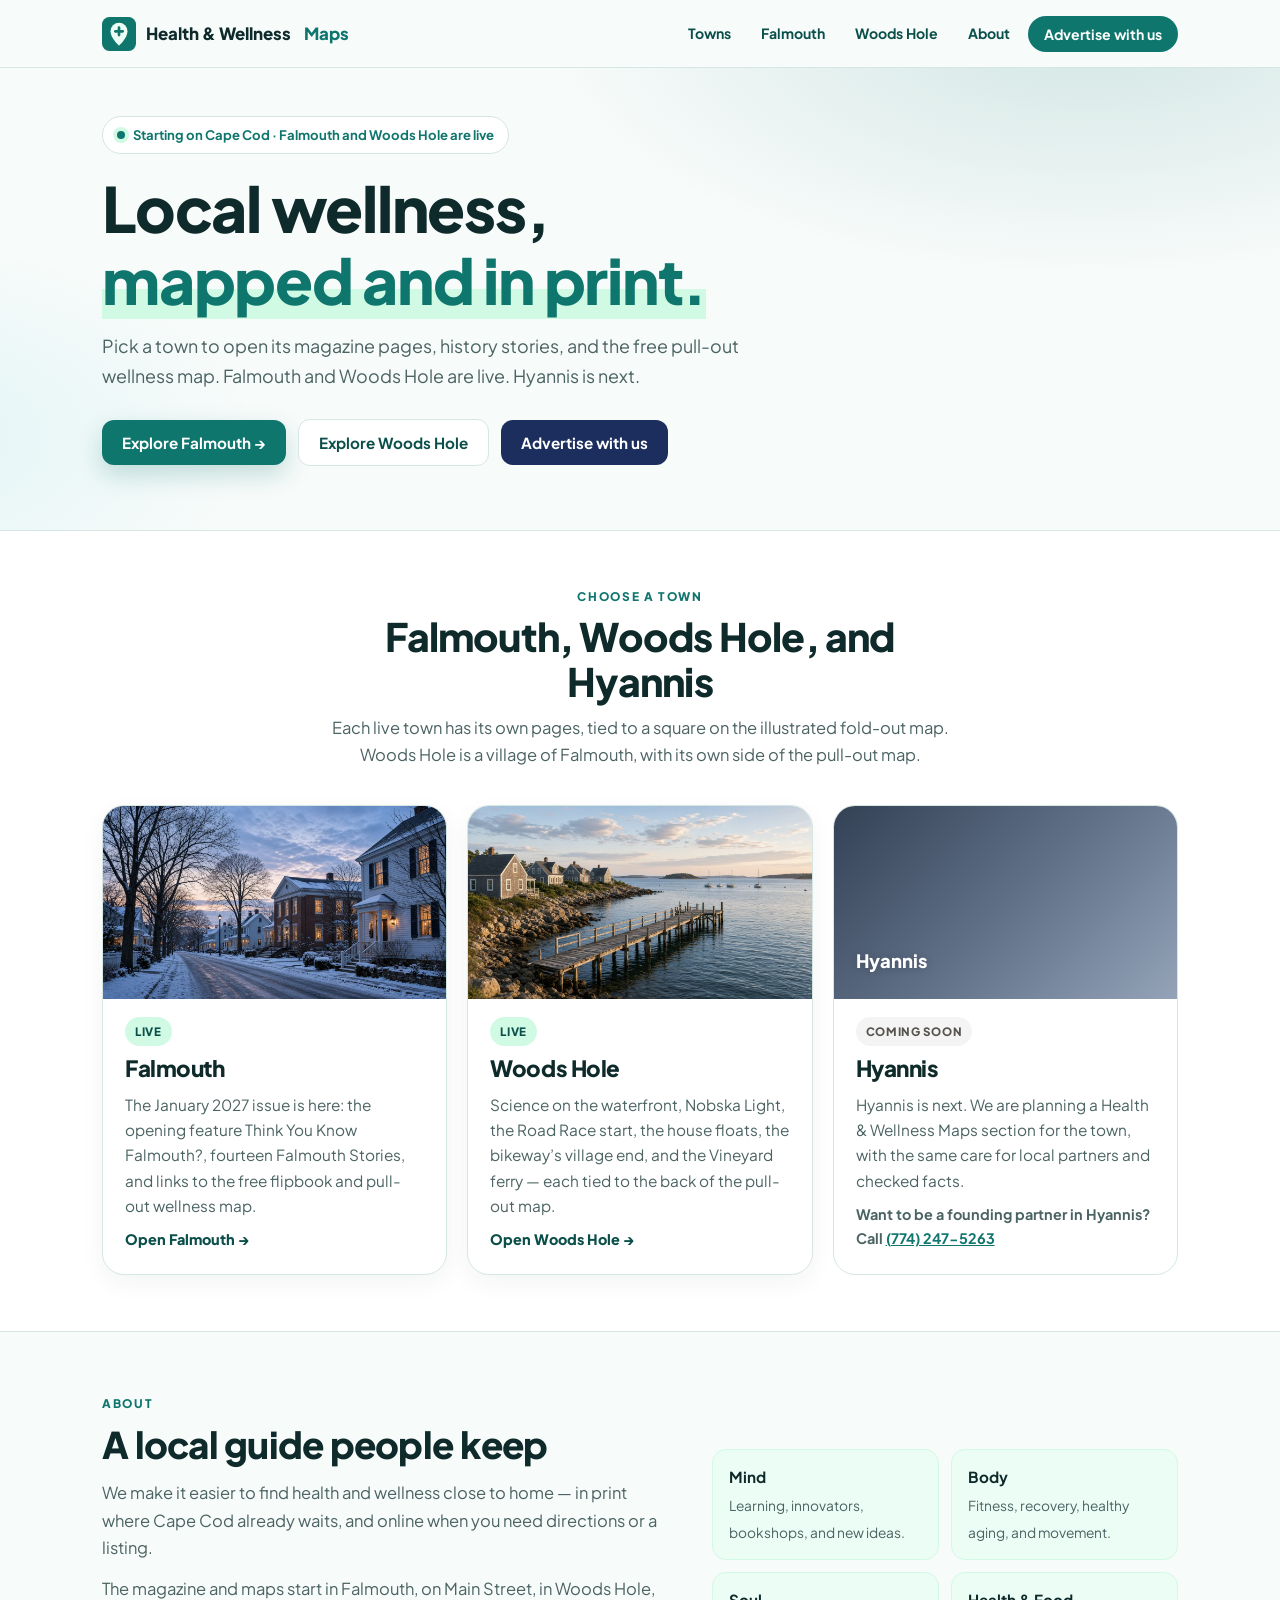
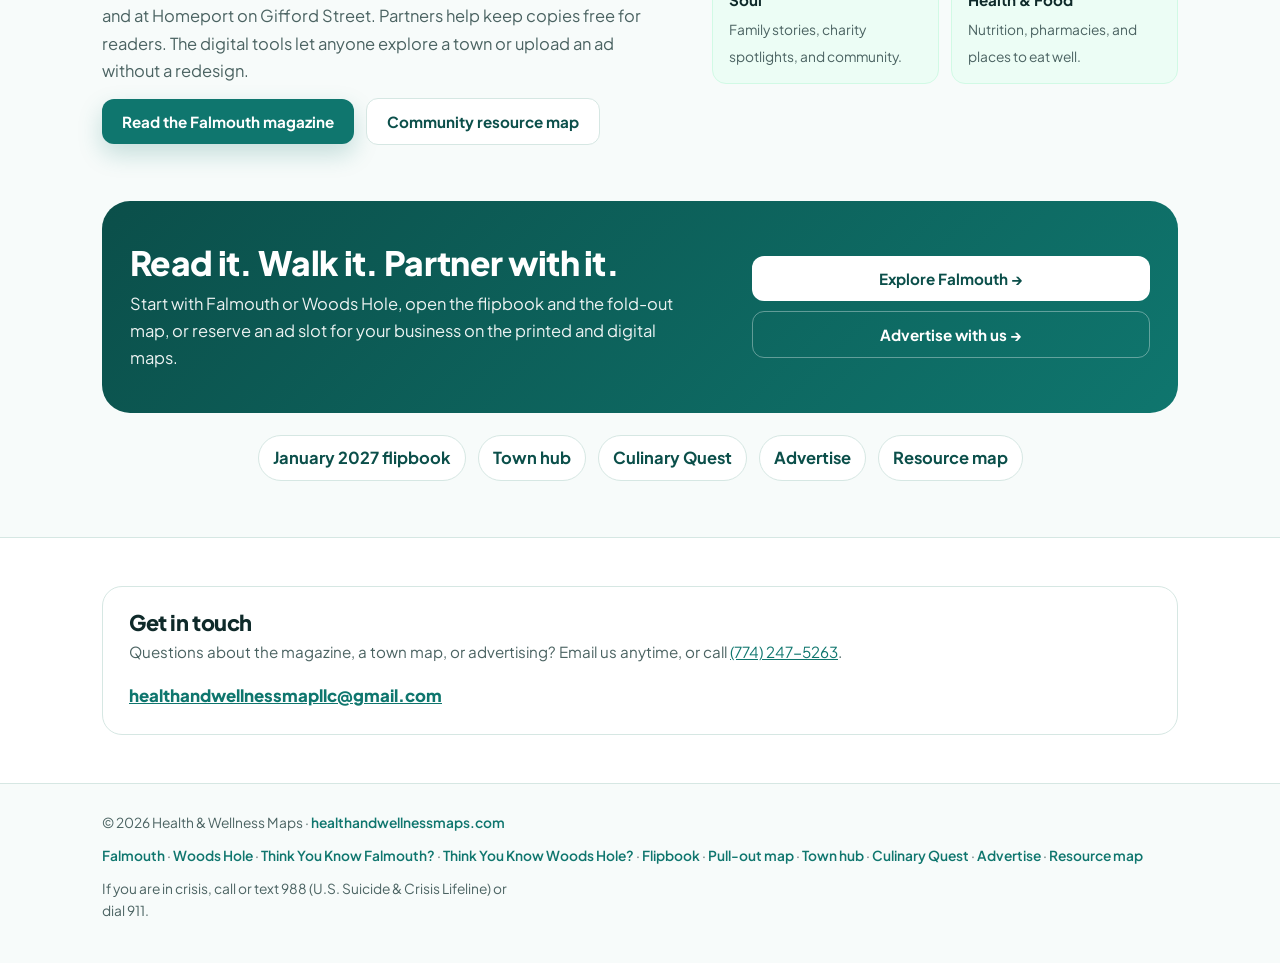
<file: index.html>
<!DOCTYPE html>
<html lang="en">
<head>
<meta charset="utf-8">
<meta name="viewport" content="width=device-width, initial-scale=1">
<title>Health &amp; Wellness Maps | Falmouth, Woods Hole, and Hyannis</title>
<meta name="description" content="Health &amp; Wellness Maps is the home for free local wellness magazines and fold-out maps. Falmouth and Woods Hole are live. Hyannis is coming soon.">
<meta name="theme-color" content="#0f766e">
<meta name="robots" content="index,follow">
<link rel="canonical" href="https://healthandwellnessmaps.com/">

<meta property="og:title" content="Health &amp; Wellness Maps">
<meta property="og:description" content="Pick a town: Falmouth and Woods Hole are live, with free magazine pages and a pull-out wellness map. Hyannis is coming soon.">
<meta property="og:type" content="website">
<meta property="og:url" content="https://healthandwellnessmaps.com/">
<meta property="og:site_name" content="Health &amp; Wellness Maps">
<meta property="og:locale" content="en_US">
<meta property="og:image" content="https://healthandwellnessmaps.com/woods-hole/img/woods-hole-harbor.jpg">
<meta name="twitter:card" content="summary_large_image">
<meta name="twitter:title" content="Health &amp; Wellness Maps">
<meta name="twitter:description" content="Pick a town: Falmouth and Woods Hole are live. Hyannis is coming soon.">

<link rel="icon" href="data:image/svg+xml,%3Csvg xmlns='http://www.w3.org/2000/svg' viewBox='0 0 64 64'%3E%3Crect width='64' height='64' rx='14' fill='%230f766e'/%3E%3Cpath d='M32 54s16-14 16-27a16 16 0 0 0-32 0c0 13 16 27 16 27z' fill='%23ecfdf5'/%3E%3Cpath d='M32 20v14M25 27h14' stroke='%230f766e' stroke-width='5' stroke-linecap='round'/%3E%3C/svg%3E">

<link rel="preconnect" href="https://fonts.googleapis.com">
<link rel="preconnect" href="https://fonts.gstatic.com" crossorigin>
<link href="https://fonts.googleapis.com/css2?family=Plus+Jakarta+Sans:wght@400;500;600;700;800&display=swap" rel="stylesheet">
<link rel="stylesheet" href="/css/site.css">
</head>
<body>
<header>
  <div class="wrap">
    <a class="logo" href="/" aria-label="Health and Wellness Maps home">
      <svg viewBox="0 0 64 64" aria-hidden="true"><rect width="64" height="64" rx="14" fill="#0f766e"/><path d="M32 54s16-14 16-27a16 16 0 0 0-32 0c0 13 16 27 16 27z" fill="#ecfdf5"/><path d="M32 20v14M25 27h14" stroke="#0f766e" stroke-width="5" stroke-linecap="round"/></svg>
      Health&nbsp;&amp;&nbsp;Wellness&nbsp;<span>Maps</span>
    </a>
    <nav class="hnav" aria-label="Main">
      <a class="hide-sm" href="#towns">Towns</a>
      <a class="hide-sm" href="/falmouth/">Falmouth</a>
      <a class="hide-sm" href="/woods-hole/">Woods Hole</a>
      <a class="hide-sm" href="#about">About</a>
      <a class="btn" href="https://platinum00001.github.io/health-wellness-maps/">Advertise with us</a>
    </nav>
  </div>
</header>

<main>
  <section class="hero">
    <div class="wrap">
      <span class="eyebrow"><i></i>Starting on Cape Cod · Falmouth and Woods Hole are live</span>
      <h1>Local wellness, <em>mapped and in print.</em></h1>
      <p class="lead">Pick a town to open its magazine pages, history stories, and the free pull-out wellness map. Falmouth and Woods Hole are live. Hyannis is next.</p>
      <div class="cta-row">
        <a class="btn btn-primary" href="/falmouth/">Explore Falmouth →</a>
        <a class="btn btn-ghost" href="/woods-hole/">Explore Woods Hole</a>
        <a class="btn btn-ads" href="https://platinum00001.github.io/health-wellness-maps/">Advertise with us</a>
      </div>
    </div>
  </section>

  <section class="section alt" id="towns">
    <div class="wrap">
      <div class="center">
        <small>Choose a town</small>
        <h2>Falmouth, Woods Hole, and Hyannis</h2>
        <p>Each live town has its own pages, tied to a square on the illustrated fold-out map. Woods Hole is a village of Falmouth, with its own side of the pull-out map.</p>
      </div>
      <div class="towns">
        <a class="town" href="/falmouth/">
          <div class="town-photo">
            <img src="/falmouth/img/falmouth-winter-street.jpg" width="1280" height="720" alt="A generated editorial image of a snowy New England village street, used for the Falmouth section.">
          </div>
          <div class="town-body">
            <span class="tag">Live</span>
            <h3>Falmouth</h3>
            <p>The January 2027 issue is here: the opening feature Think You Know Falmouth?, fourteen Falmouth Stories, and links to the free flipbook and pull-out wellness map.</p>
            <span class="go">Open Falmouth →</span>
          </div>
        </a>

        <a class="town" href="/woods-hole/">
          <div class="town-photo">
            <img src="/woods-hole/img/woods-hole-harbor.jpg" width="1280" height="720" alt="A generated editorial image of a quiet New England harbor village at golden hour, used for the Woods Hole section.">
          </div>
          <div class="town-body">
            <span class="tag">Live</span>
            <h3>Woods Hole</h3>
            <p>Science on the waterfront, Nobska Light, the Road Race start, the house floats, the bikeway’s village end, and the Vineyard ferry — each tied to the back of the pull-out map.</p>
            <span class="go">Open Woods Hole →</span>
          </div>
        </a>

        <div class="town is-soon" aria-label="Hyannis, coming soon">
          <div class="town-photo">
            <span>Hyannis</span>
          </div>
          <div class="town-body">
            <span class="tag">Coming soon</span>
            <h3>Hyannis</h3>
            <p>Hyannis is next. We are planning a Health &amp; Wellness Maps section for the town, with the same care for local partners and checked facts.</p>
            <p class="go">Want to be a founding partner in Hyannis? Call <a href="tel:+17742475263">(774) 247-5263</a></p>
          </div>
        </div>
      </div>
    </div>
  </section>

  <section class="section" id="about">
    <div class="wrap about-grid">
      <div>
        <small style="color:var(--teal);font-weight:800;letter-spacing:.14em;text-transform:uppercase;font-size:.74rem">About</small>
        <h2>A local guide people keep</h2>
        <p>We make it easier to find health and wellness close to home — in print where Cape Cod already waits, and online when you need directions or a listing.</p>
        <p>The magazine and maps start in Falmouth, on Main Street, in Woods Hole, and at Homeport on Gifford Street. Partners help keep copies free for readers. The digital tools let anyone explore a town or upload an ad without a redesign.</p>
        <div class="cta-row" style="margin-top:8px">
          <a class="btn btn-primary" href="/falmouth/">Read the Falmouth magazine</a>
          <a class="btn btn-ghost" href="/map/">Community resource map</a>
        </div>
      </div>
      <div class="pillars" aria-label="What we cover">
        <div class="pillar"><strong>Mind</strong><span>Learning, innovators, bookshops, and new ideas.</span></div>
        <div class="pillar"><strong>Body</strong><span>Fitness, recovery, healthy aging, and movement.</span></div>
        <div class="pillar"><strong>Soul</strong><span>Family stories, charity spotlights, and community.</span></div>
        <div class="pillar"><strong>Health &amp; Food</strong><span>Nutrition, pharmacies, and places to eat well.</span></div>
      </div>
    </div>
  </section>

  <section class="section" style="padding-top:0">
    <div class="wrap">
      <div class="band">
        <div>
          <h2>Read it. Walk it. Partner with it.</h2>
          <p>Start with Falmouth or Woods Hole, open the flipbook and the fold-out map, or reserve an ad slot for your business on the printed and digital maps.</p>
        </div>
        <div class="actions">
          <a class="btn btn-primary" href="/falmouth/">Explore Falmouth →</a>
          <a class="btn btn-ghost" href="https://platinum00001.github.io/health-wellness-maps/">Advertise with us →</a>
        </div>
      </div>
      <div class="also" style="margin-top:22px">
        <a href="https://platinum00001.github.io/falmouth-wellness-discovery/magazine.html">January 2027 flipbook</a>
        <a href="https://platinum00001.github.io/local-wellness-maps/">Town hub</a>
        <a href="/quest/">Culinary Quest</a>
        <a href="https://platinum00001.github.io/health-wellness-maps/">Advertise</a>
        <a href="/map/">Resource map</a>
      </div>
    </div>
  </section>

  <section class="section alt" style="padding:48px 0">
    <div class="wrap">
      <div class="contact">
        <div>
          <h2>Get in touch</h2>
          <p>Questions about the magazine, a town map, or advertising? Email us anytime, or call <a href="tel:+17742475263">(774) 247-5263</a>.</p>
        </div>
        <a class="mail" href="mailto:healthandwellnessmapllc@gmail.com">healthandwellnessmapllc@gmail.com</a>
      </div>
    </div>
  </section>
</main>

<footer>
  <div class="wrap">
    <span>&copy; <span id="y">2026</span> Health &amp; Wellness Maps · <a href="https://healthandwellnessmaps.com/">healthandwellnessmaps.com</a></span>
    <span><a href="/falmouth/">Falmouth</a> · <a href="/woods-hole/">Woods Hole</a> · <a href="/falmouth/think-you-know-falmouth.html">Think You Know Falmouth?</a> · <a href="/woods-hole/think-you-know-woods-hole.html">Think You Know Woods Hole?</a> · <a href="https://platinum00001.github.io/falmouth-wellness-discovery/magazine.html">Flipbook</a> · <a href="https://platinum00001.github.io/falmouth-wellness-discovery/magazine.html?page=12">Pull-out map</a> · <a href="https://platinum00001.github.io/local-wellness-maps/">Town hub</a> · <a href="/quest/">Culinary Quest</a> · <a href="https://platinum00001.github.io/health-wellness-maps/">Advertise</a> · <a href="/map/">Resource map</a></span>
    <span class="crisis">If you are in crisis, call or text 988 (U.S. Suicide &amp; Crisis Lifeline) or dial 911.</span>
  </div>
</footer>
<script>
  document.getElementById('y').textContent = new Date().getFullYear();
</script>
</body>
</html>
</file>
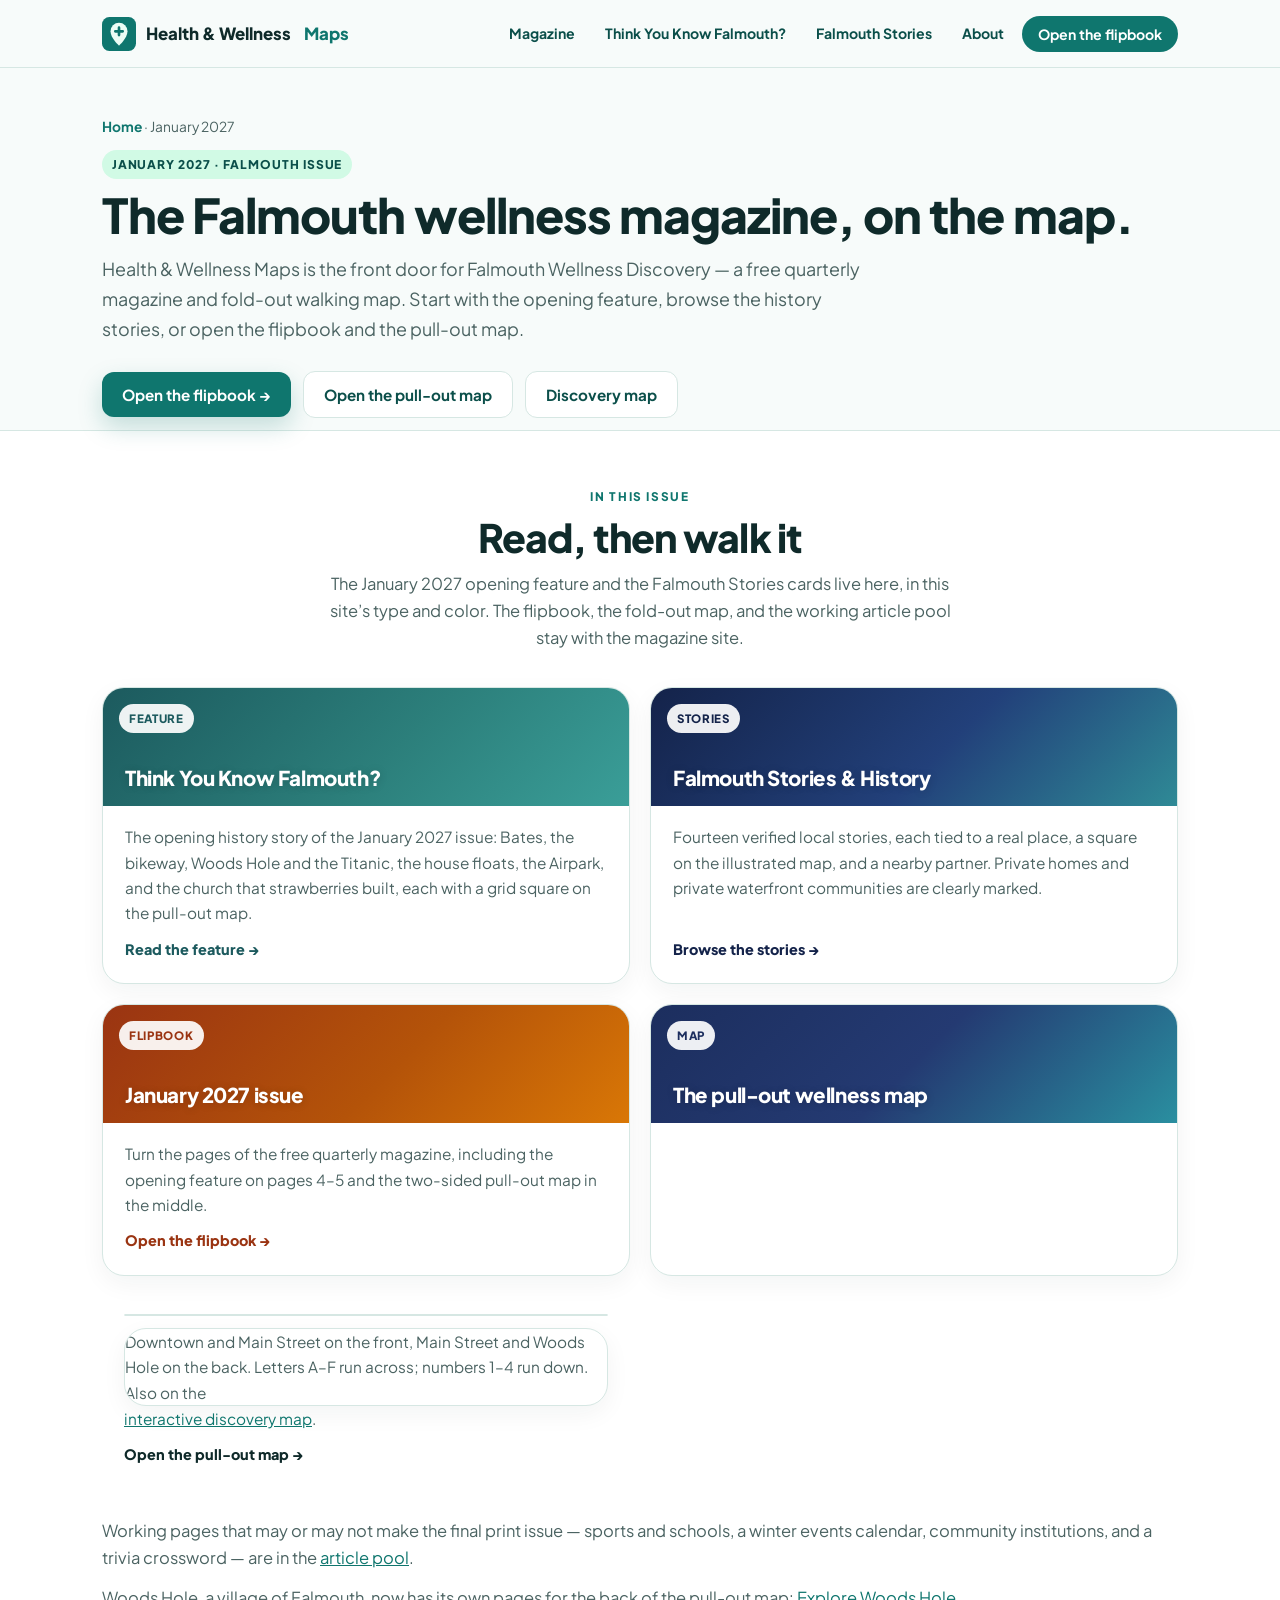
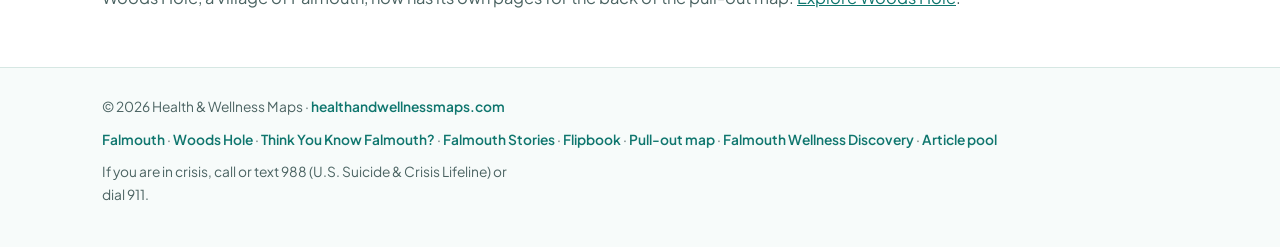
<file: falmouth/index.html>
<!DOCTYPE html>
<html lang="en">
<head>
<meta charset="utf-8">
<meta name="viewport" content="width=device-width, initial-scale=1">
<title>January 2027 Falmouth Magazine | Health & Wellness Maps</title>
<meta name="description" content="Read the January 2027 Falmouth wellness magazine: Think You Know Falmouth?, Falmouth Stories, the free pull-out map, and the flipbook.">
<meta name="theme-color" content="#0f766e">
<meta name="robots" content="index,follow">
<link rel="canonical" href="https://healthandwellnessmaps.com/falmouth/">
<meta property="og:title" content="January 2027 Falmouth Magazine">
<meta property="og:description" content="Read the January 2027 Falmouth wellness magazine: Think You Know Falmouth?, Falmouth Stories, the free pull-out map, and the flipbook.">
<meta property="og:type" content="article">
<meta property="og:url" content="https://healthandwellnessmaps.com/falmouth/">
<meta property="og:site_name" content="Health &amp; Wellness Maps">
<meta property="og:image" content="https://healthandwellnessmaps.com/falmouth/img/falmouth-winter-street.jpg">
<meta name="twitter:card" content="summary_large_image">
<link rel="icon" href="data:image/svg+xml,%3Csvg xmlns='http://www.w3.org/2000/svg' viewBox='0 0 64 64'%3E%3Crect width='64' height='64' rx='14' fill='%230f766e'/%3E%3Cpath d='M32 54s16-14 16-27a16 16 0 0 0-32 0c0 13 16 27 16 27z' fill='%23ecfdf5'/%3E%3Cpath d='M32 20v14M25 27h14' stroke='%230f766e' stroke-width='5' stroke-linecap='round'/%3E%3C/svg%3E">
<link rel="preconnect" href="https://fonts.googleapis.com">
<link rel="preconnect" href="https://fonts.gstatic.com" crossorigin>
<link href="https://fonts.googleapis.com/css2?family=Plus+Jakarta+Sans:wght@400;500;600;700;800&display=swap" rel="stylesheet">
<link rel="stylesheet" href="/css/site.css">
</head>
<body>
<header>
  <div class="wrap">
    <a class="logo" href="/" aria-label="Health and Wellness Maps home">
      <svg viewBox="0 0 64 64" aria-hidden="true"><rect width="64" height="64" rx="14" fill="#0f766e"/><path d="M32 54s16-14 16-27a16 16 0 0 0-32 0c0 13 16 27 16 27z" fill="#ecfdf5"/><path d="M32 20v14M25 27h14" stroke="#0f766e" stroke-width="5" stroke-linecap="round"/></svg>
      Health&nbsp;&amp;&nbsp;Wellness&nbsp;<span>Maps</span>
    </a>
    <nav class="hnav" aria-label="Main">
      <a href="/falmouth/" aria-current="page">Magazine</a><a class="hide-sm" href="/falmouth/think-you-know-falmouth.html">Think You Know Falmouth?</a><a class="hide-sm" href="/falmouth/stories.html">Falmouth Stories</a><a class="hide-sm" href="/#about">About</a>
      <a class="btn" href="https://platinum00001.github.io/falmouth-wellness-discovery/magazine.html">Open the flipbook</a>
    </nav>
  </div>
</header>

<main>
  <section class="page-hero">
    <div class="wrap">
      <p class="crumb"><a href="/">Home</a> · January 2027</p>
      <span class="status">January 2027 · Falmouth issue</span>
      <h1>The Falmouth wellness magazine, on the map.</h1>
      <p class="lead">Health &amp; Wellness Maps is the front door for Falmouth Wellness Discovery — a free quarterly magazine and fold-out walking map. Start with the opening feature, browse the history stories, or open the flipbook and the pull-out map.</p>
      <div class="cta-row">
        <a class="btn btn-primary" href="https://platinum00001.github.io/falmouth-wellness-discovery/magazine.html">Open the flipbook →</a>
        <a class="btn btn-ghost" href="https://platinum00001.github.io/falmouth-wellness-discovery/magazine.html?page=12">Open the pull-out map</a>
        <a class="btn btn-ghost" href="https://platinum00001.github.io/falmouth-wellness-discovery/map.html">Discovery map</a>
      </div>
    </div>
  </section>
  <section class="section alt" id="explore">
    <div class="wrap">
      <div class="center">
        <small>In this issue</small>
        <h2>Read, then walk it</h2>
        <p>The January 2027 opening feature and the Falmouth Stories cards live here, in this site’s type and color. The flipbook, the fold-out map, and the working article pool stay with the magazine site.</p>
      </div>
      <div class="cards">
        <a class="card card-mag" href="/falmouth/think-you-know-falmouth.html">
          <div class="card-top"><span class="tag">Feature</span><h3>Think You Know Falmouth?</h3></div>
          <div class="card-body"><p>The opening history story of the January 2027 issue: Bates, the bikeway, Woods Hole and the Titanic, the house floats, the Airpark, and the church that strawberries built, each with a grid square on the pull-out map.</p><span class="go">Read the feature →</span></div>
        </a>
        <a class="card card-hub" href="/falmouth/stories.html">
          <div class="card-top"><span class="tag">Stories</span><h3>Falmouth Stories &amp; History</h3></div>
          <div class="card-body"><p>Fourteen verified local stories, each tied to a real place, a square on the illustrated map, and a nearby partner. Private homes and private waterfront communities are clearly marked.</p><span class="go">Browse the stories →</span></div>
        </a>
        <a class="card card-quest" href="https://platinum00001.github.io/falmouth-wellness-discovery/magazine.html">
          <div class="card-top"><span class="tag">Flipbook</span><h3>January 2027 issue</h3></div>
          <div class="card-body"><p>Turn the pages of the free quarterly magazine, including the opening feature on pages 4–5 and the two-sided pull-out map in the middle.</p><span class="go">Open the flipbook →</span></div>
        </a>
        <a class="card card-ads" href="https://platinum00001.github.io/falmouth-wellness-discovery/magazine.html?page=12">
          <div class="card-top"><span class="tag">Map</span><h3>The pull-out wellness map</h3></div>
          <div class="card-body"><p>Downtown and Main Street on the front, Main Street and Woods Hole on the back. Letters A–F run across; numbers 1–4 run down. Also on the <a href="https://platinum00001.github.io/falmouth-wellness-discovery/map.html">interactive discovery map</a>.</p><span class="go">Open the pull-out map →</span></div>
        </a>
      </div>
      <p style="margin-top:28px;color:var(--muted)">Working pages that may or may not make the final print issue — sports and schools, a winter events calendar, community institutions, and a trivia crossword — are in the <a href="https://platinum00001.github.io/falmouth-wellness-discovery/articles/">article pool</a>.</p>
      <p style="margin-top:12px;color:var(--muted)">Woods Hole, a village of Falmouth, now has its own pages for the back of the pull-out map: <a href="/woods-hole/">Explore Woods Hole</a>.</p>
    </div>
  </section>
</main>

<footer>
  <div class="wrap">
    <span>&copy; <span id="y">2026</span> Health &amp; Wellness Maps · <a href="https://healthandwellnessmaps.com/">healthandwellnessmaps.com</a></span>
    <span><a href="/falmouth/">Falmouth</a> · <a href="/woods-hole/">Woods Hole</a> · <a href="/falmouth/think-you-know-falmouth.html">Think You Know Falmouth?</a> · <a href="/falmouth/stories.html">Falmouth Stories</a> · <a href="https://platinum00001.github.io/falmouth-wellness-discovery/magazine.html">Flipbook</a> · <a href="https://platinum00001.github.io/falmouth-wellness-discovery/magazine.html?page=12">Pull-out map</a> · <a href="https://platinum00001.github.io/falmouth-wellness-discovery/">Falmouth Wellness Discovery</a> · <a href="https://platinum00001.github.io/falmouth-wellness-discovery/articles/">Article pool</a></span>
    <span class="crisis">If you are in crisis, call or text 988 (U.S. Suicide &amp; Crisis Lifeline) or dial 911.</span>
  </div>
</footer>
<script>document.getElementById('y').textContent = new Date().getFullYear();</script>
</body>
</html>
</file>
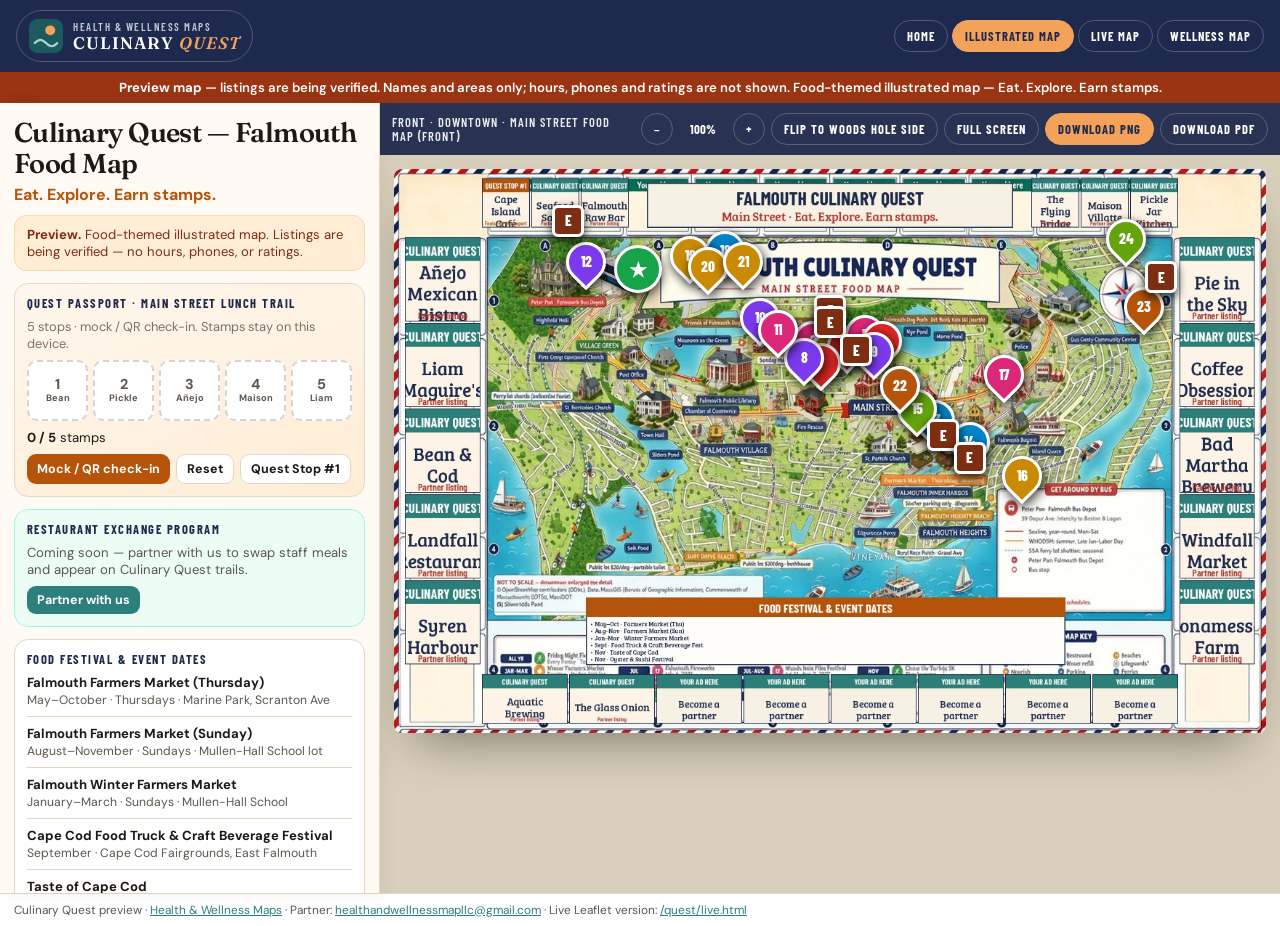
<file: quest/index.html>
<!DOCTYPE html>
<html lang="en">
<head>
<meta charset="utf-8">
<meta name="viewport" content="width=device-width, initial-scale=1">
<title>Culinary Quest — Falmouth Food Map | Health &amp; Wellness Maps</title>
<meta name="description" content="Culinary Quest — Falmouth Food Map. Eat. Explore. Earn stamps. An illustrated pull-out style food map of Falmouth restaurants, festivals, and food adventures.">
<meta name="theme-color" content="#1d2a4d">
<link rel="canonical" href="https://healthandwellnessmaps.com/quest/">
<meta property="og:title" content="Culinary Quest — Falmouth Food Map">
<meta property="og:description" content="Eat. Explore. Earn stamps. Illustrated Falmouth food map with restaurants, festivals, and a Main Street Lunch Trail passport.">
<meta property="og:type" content="website">
<meta property="og:url" content="https://healthandwellnessmaps.com/quest/">
<link rel="icon" href="data:image/svg+xml,%3Csvg xmlns='http://www.w3.org/2000/svg' viewBox='0 0 64 64'%3E%3Crect width='64' height='64' rx='14' fill='%231d2a4d'/%3E%3Ccircle cx='40' cy='20' r='9' fill='%23F4A259'/%3E%3Cpath d='M12 42c8-8 14-8 20 0s14 8 20 0' fill='none' stroke='%23A8D8CE' stroke-width='4' stroke-linecap='round'/%3E%3C/svg%3E">
<link rel="preconnect" href="https://fonts.googleapis.com">
<link rel="preconnect" href="https://fonts.gstatic.com" crossorigin>
<link href="https://fonts.googleapis.com/css2?family=Barlow+Condensed:wght@600;700&family=DM+Sans:opsz,wght@9..40,400;9..40,600;9..40,700&family=Fraunces:ital,opsz,wght@0,9..144,500;0,9..144,600;1,9..144,500&display=swap" rel="stylesheet">
<link rel="stylesheet" href="/quest/css/quest.css?v=quest3">
</head>
<body>
<header class="top">
  <a class="brand" href="/">
    <svg viewBox="0 0 48 48" aria-hidden="true"><rect width="48" height="48" rx="12" fill="#1C5A5E"/><circle cx="30" cy="16" r="7" fill="#F4A259"/><path d="M8 34c6-6 10-6 16 0s10 6 16 0" fill="none" stroke="#A8D8CE" stroke-width="3" stroke-linecap="round"/></svg>
    <span><small>Health &amp; Wellness Maps</small><b>Culinary <em>Quest</em></b></span>
  </a>
  <nav aria-label="Main">
    <a href="/">Home</a>
    <button type="button" class="on" id="tab-illust" aria-pressed="true">Illustrated map</button>
    <a href="/quest/live.html">Live map</a>
    <a href="/map/">Wellness map</a>
  </nav>
</header>
<div class="banner"><strong>Preview map</strong> — listings are being verified. Names and areas only; hours, phones and ratings are not shown. Food-themed illustrated map — Eat. Explore. Earn stamps.</div>
<div class="layout">
  <aside class="side open" id="side">
    <div class="mobile-bar" id="sheet-toggle" role="button" tabindex="0" aria-expanded="true">
      <span>Passport, events &amp; list</span><span>▾</span>
    </div>
    <div id="panel">
      <h1>Culinary Quest — Falmouth Food Map</h1>
      <p class="tagline">Eat. Explore. Earn stamps.</p>
      <div class="note"><strong>Preview.</strong> Food-themed illustrated map. Listings are being verified — no hours, phones, or ratings.</div>
      <div class="box passport" id="passport"><h2>Quest passport · Main Street Lunch Trail</h2><p style="font-size:.8rem;color:#78716c;margin:0">Loading stamps…</p></div>
      <div class="box partner"><h2>Restaurant Exchange Program</h2><p style="font-size:.82rem;margin:0 0 8px">Coming soon — partner with us.</p><a class="btn sm teal" href="mailto:healthandwellnessmapllc@gmail.com?subject=Restaurant%20Exchange%20Program">Partner with us</a></div>
      <div class="box events"><h2>Food Festival &amp; Event Dates</h2><p class="muted" style="margin:0">Loading events…</p></div>
      <div class="box"><h2>Map key · restaurant categories</h2><p class="muted" style="margin:0">Loading categories…</p></div>
      <div class="box"><h2>Border ad tiles</h2><div class="ads"><div class="ad feat"><strong>Cape Island Café</strong>Quest Stop #1 · featured</div><div class="ad"><strong>Your ad here</strong>Become a partner</div></div></div>
    </div>
  </aside>
  <section class="stage" aria-label="Illustrated Culinary Quest map">
    <div class="tools">
      <span class="grow" id="side-label">Front · Downtown · Main Street</span>
      <button type="button" class="pull-btn" id="btn-zoom-out" aria-label="Zoom out">−</button>
      <span id="zoom-level" style="min-width:3rem;text-align:center;font:700 .8rem Barlow Condensed,sans-serif">100%</span>
      <button type="button" class="pull-btn" id="btn-zoom-in" aria-label="Zoom in">+</button>
      <button type="button" class="pull-btn" id="btn-flip">Flip to Woods Hole side</button>
      <button type="button" class="pull-btn" id="btn-full">Full screen</button>
      <button type="button" class="pull-btn is-sun" id="btn-png">Download PNG</button>
      <a class="pull-btn" id="btn-pdf" href="https://platinum00001.github.io/falmouth-wellness-discovery/assets/fwd-pullout-map-january-2027.pdf" download>Download PDF</a>
    </div>
    <div class="viewer" id="viewer">
      <div class="sheet-wrap" id="sheet-wrap">
        <div class="sheet" id="sheet">
          <picture id="map-pic">
            <source type="image/webp" srcset="/quest/assets/downtown-2400.webp?v=e7f2358">
            <img class="map" id="map-img" src="/quest/assets/downtown-2400.jpg?v=e7f2358" alt="Illustrated Falmouth Downtown Main Street Culinary Quest map" width="2400" height="1553">
          </picture>
          <div class="pins" id="pins" aria-hidden="false"></div>
          <div id="popup-host"></div>
        </div>
      </div>
    </div>
  </section>
</div>
<footer class="foot">Culinary Quest preview · <a href="/">Health &amp; Wellness Maps</a> · Partner: <a href="mailto:healthandwellnessmapllc@gmail.com">healthandwellnessmapllc@gmail.com</a> · Live Leaflet version: <a href="/quest/live.html">/quest/live.html</a></footer>
<script type="application/json" id="cq-data">{"title":"Culinary Quest \u2014 Falmouth Food Map","tagline":"Eat. Explore. Earn stamps.","frame":[0.10693,0.11094,0.89307,0.88981],"faces":{"downtown":{"title":"Downtown \u00b7 Main Street Food Map (front)","src":"assets/downtown-2400.jpg?v=e7f2358","webp":"assets/downtown-2400.webp?v=e7f2358","small":"assets/downtown-1200.webp?v=e7f2358","width":2400,"height":1553},"woodshole":{"title":"Woods Hole & Waterfront Food Map (back)","src":"assets/woodshole-2400.jpg?v=e7f2358","webp":"assets/woodshole-2400.webp?v=e7f2358","small":"assets/woodshole-1200.webp?v=e7f2358","width":2400,"height":1553}},"categories":[{"id":"seafood","color":"#0284c7","name":"Seafood & Clam Shacks"},{"id":"cafe","color":"#ca8a04","name":"Caf\u00e9s & Breakfast"},{"id":"healthy","color":"#16a34a","name":"Healthy & Plant-Forward"},{"id":"casual","color":"#dc2626","name":"Pizza & Casual"},{"id":"fine","color":"#7c3aed","name":"Fine Dining"},{"id":"bakery","color":"#db2777","name":"Bakeries & Sweets"},{"id":"farm","color":"#65a30d","name":"Farms/Markets & Farm Stands"},{"id":"brew","color":"#b45309","name":"Breweries/Wineries"}],"places":[{"id":"cape-island","n":1,"name":"Cape Island Caf\u00e9","cat":"healthy","area":"Homeport \u00b7 Gifford St","side":"downtown","x":0.28,"y":0.22,"web":"https://capeislandcafe.com/","quest":true,"trail":false,"note":"Quest Stop #1"},{"id":"bean-cod","n":2,"name":"Bean & Cod","cat":"bakery","area":"Main Street","side":"downtown","x":0.48,"y":0.34,"web":"","trail":true,"trailN":1},{"id":"pickle-jar","n":3,"name":"Pickle Jar Kitchen","cat":"cafe","area":"Main Street","side":"downtown","x":0.5,"y":0.36,"web":"","trail":true,"trailN":2},{"id":"anejo","n":4,"name":"A\u00f1ejo Mexican Bistro","cat":"casual","area":"Main Street","side":"downtown","x":0.52,"y":0.35,"web":"https://www.anejo.cc/","trail":true,"trailN":3},{"id":"maison","n":5,"name":"Maison Villatte","cat":"bakery","area":"Main Street","side":"downtown","x":0.54,"y":0.33,"web":"","trail":true,"trailN":4},{"id":"liam","n":6,"name":"Liam Maguire's Irish Pub","cat":"casual","area":"Main Street","side":"downtown","x":0.56,"y":0.34,"web":"http://www.liammaguire.com/","trail":true,"trailN":5},{"id":"quarterdeck","n":7,"name":"Quarterdeck Restaurant","cat":"casual","area":"Main Street","side":"downtown","x":0.49,"y":0.38,"web":""},{"id":"osteria","n":8,"name":"Osteria La Civetta","cat":"fine","area":"Main Street","side":"downtown","x":0.47,"y":0.37,"web":"https://www.osterialacivetta.com/"},{"id":"cucina","n":9,"name":"La Cucina Sul Mare","cat":"fine","area":"Main Street","side":"downtown","x":0.55,"y":0.36,"web":"https://www.lacucinasulmare.com/"},{"id":"glass-onion","n":10,"name":"The Glass Onion","cat":"fine","area":"North Main Street","side":"downtown","x":0.42,"y":0.3,"web":""},{"id":"bourbon-butter","n":11,"name":"Bourbon & Butter Sugar Shed","cat":"bakery","area":"Main Street","side":"downtown","x":0.44,"y":0.32,"web":""},{"id":"siena","n":12,"name":"Siena Italian Restaurant","cat":"fine","area":"Highfield / Main area","side":"downtown","x":0.22,"y":0.2,"web":""},{"id":"raw-bar","n":13,"name":"Falmouth Raw Bar","cat":"seafood","area":"Harbor \u00b7 Scranton Ave","side":"downtown","x":0.62,"y":0.48,"web":"http://www.falmouthrawbar.com/"},{"id":"flying-bridge","n":14,"name":"The Flying Bridge","cat":"seafood","area":"Harbor \u00b7 Scranton Ave","side":"downtown","x":0.66,"y":0.52,"web":"https://www.flyingbridgerestaurant.com/"},{"id":"windfall","n":15,"name":"Windfall Market","cat":"farm","area":"Harbor \u00b7 Scranton Ave","side":"downtown","x":0.6,"y":0.46,"web":"https://www.windfallmarket.com/"},{"id":"black-dog","n":16,"name":"The Black Dog Heights Caf\u00e9","cat":"cafe","area":"Falmouth Heights","side":"downtown","x":0.72,"y":0.58,"web":"https://www.theblackdog.com/"},{"id":"mary-ellen","n":17,"name":"Mary Ellen's Portuguese Bakery","cat":"bakery","area":"Main Street / Teaticket","side":"downtown","x":0.7,"y":0.4,"web":""},{"id":"seafood-sams","n":18,"name":"Seafood Sam's","cat":"seafood","area":"Teaticket \u00b7 Palmer Ave","side":"downtown","x":0.38,"y":0.18,"web":"https://www.seafoodsams.com/"},{"id":"coffee-obsession","n":19,"name":"Coffee Obsession","cat":"cafe","area":"Palmer Ave","side":"downtown","x":0.34,"y":0.19,"web":"https://www.coffeeobsession.com/"},{"id":"cape-cod-bagel","n":20,"name":"Cape Cod Bagel Co.","cat":"cafe","area":"Palmer Ave","side":"downtown","x":0.36,"y":0.21,"web":""},{"id":"crabapples","n":21,"name":"Crabapple's","cat":"cafe","area":"Palmer Ave","side":"downtown","x":0.4,"y":0.2,"web":""},{"id":"aquatic","n":22,"name":"Aquatic Brewing","cat":"brew","area":"Falmouth Village","side":"downtown","x":0.58,"y":0.42,"web":"https://www.aquaticbrewing.com/"},{"id":"bad-martha","n":23,"name":"Bad Martha Farmer's Brewery","cat":"brew","area":"East Falmouth","side":"downtown","x":0.86,"y":0.28,"web":"https://www.badmarthabeer.com/falmouth-brewery/","approx":true},{"id":"coonamessett","n":24,"name":"Coonamessett Farm","cat":"farm","area":"East Falmouth \u00b7 Hatchville","side":"downtown","x":0.84,"y":0.16,"web":"https://coonamessettfarm.com/","approx":true},{"id":"landfall","n":25,"name":"Landfall Restaurant","cat":"seafood","area":"Woods Hole","side":"woodshole","x":0.16,"y":0.64,"web":"https://www.landfallwoodshole.com/"},{"id":"fishmonger","n":26,"name":"Fishmonger Caf\u00e9","cat":"seafood","area":"Woods Hole","side":"woodshole","x":0.15,"y":0.6,"web":""},{"id":"pie-sky","n":27,"name":"Pie in the Sky","cat":"bakery","area":"Woods Hole","side":"woodshole","x":0.18,"y":0.62,"web":""},{"id":"syren-harbour","n":28,"name":"Syren Harbour","cat":"seafood","area":"Woods Hole (approx.)","side":"woodshole","x":0.145,"y":0.635,"web":"","websiteNote":"Website coming soon","approx":true,"addressNote":"Address approximate \u2014 Woods Hole village; street address not yet verified"}],"events":[{"id":"ffm-thu","name":"Falmouth Farmers Market (Thursday)","when":"May\u2013October \u00b7 Thursdays","where":"Marine Park, Scranton Ave","side":"downtown","x":0.63,"y":0.5},{"id":"ffm-sun","name":"Falmouth Farmers Market (Sunday)","when":"August\u2013November \u00b7 Sundays","where":"Mullen-Hall School lot","side":"downtown","x":0.5,"y":0.28},{"id":"ffm-winter","name":"Falmouth Winter Farmers Market","when":"January\u2013March \u00b7 Sundays","where":"Mullen-Hall School","side":"downtown","x":0.5,"y":0.3},{"id":"food-truck-fest","name":"Cape Cod Food Truck & Craft Beverage Festival","when":"September","where":"Cape Cod Fairgrounds, East Falmouth","side":"downtown","x":0.88,"y":0.22},{"id":"taste-cape","name":"Taste of Cape Cod","when":"November","where":"Sea Crest Beach Resort, North Falmouth","side":"downtown","x":0.2,"y":0.12},{"id":"oyster-sushi","name":"Oyster & Sushi Festival","when":"November","where":"Flying Bridge Restaurant","side":"downtown","x":0.66,"y":0.54},{"id":"holidays-sea","name":"Holidays by the Sea \u00b7 Village Holiday Stroll","when":"Early December","where":"Main Street & Queen\u2019s Buy Way","side":"downtown","x":0.53,"y":0.35}],"activities":[{"id":"act-farm","name":"Coonamessett Farm (visit & PYO)","when":"Seasonal","where":"East Falmouth","side":"downtown","x":0.84,"y":0.18},{"id":"act-market","name":"Shop the Falmouth Farmers Market","when":"Seasonal","where":"Marine Park / Mullen-Hall","side":"downtown","x":0.63,"y":0.49},{"id":"act-fish","name":"Patriot Party Boats (fishing charters)","when":"Seasonal trips","where":"Falmouth Harbor","side":"downtown","x":0.68,"y":0.55},{"id":"act-highfield","name":"Highfield Hall culinary programs","when":"Check calendar","where":"Highfield Drive","side":"downtown","x":0.2,"y":0.18},{"id":"act-windfall","name":"Windfall Market (specialty foods)","when":"Year-round","where":"Scranton Ave","side":"downtown","x":0.6,"y":0.45}],"pdf":"https://platinum00001.github.io/falmouth-wellness-discovery/assets/fwd-pullout-map-january-2027.pdf","credits":"Food-themed illustrated base generated for Culinary Quest; restaurant pins and border tiles are Health & Wellness Maps overlays."}</script>
<script src="/quest/quest.js?v=quest3"></script>
</body>
</html>
</file>
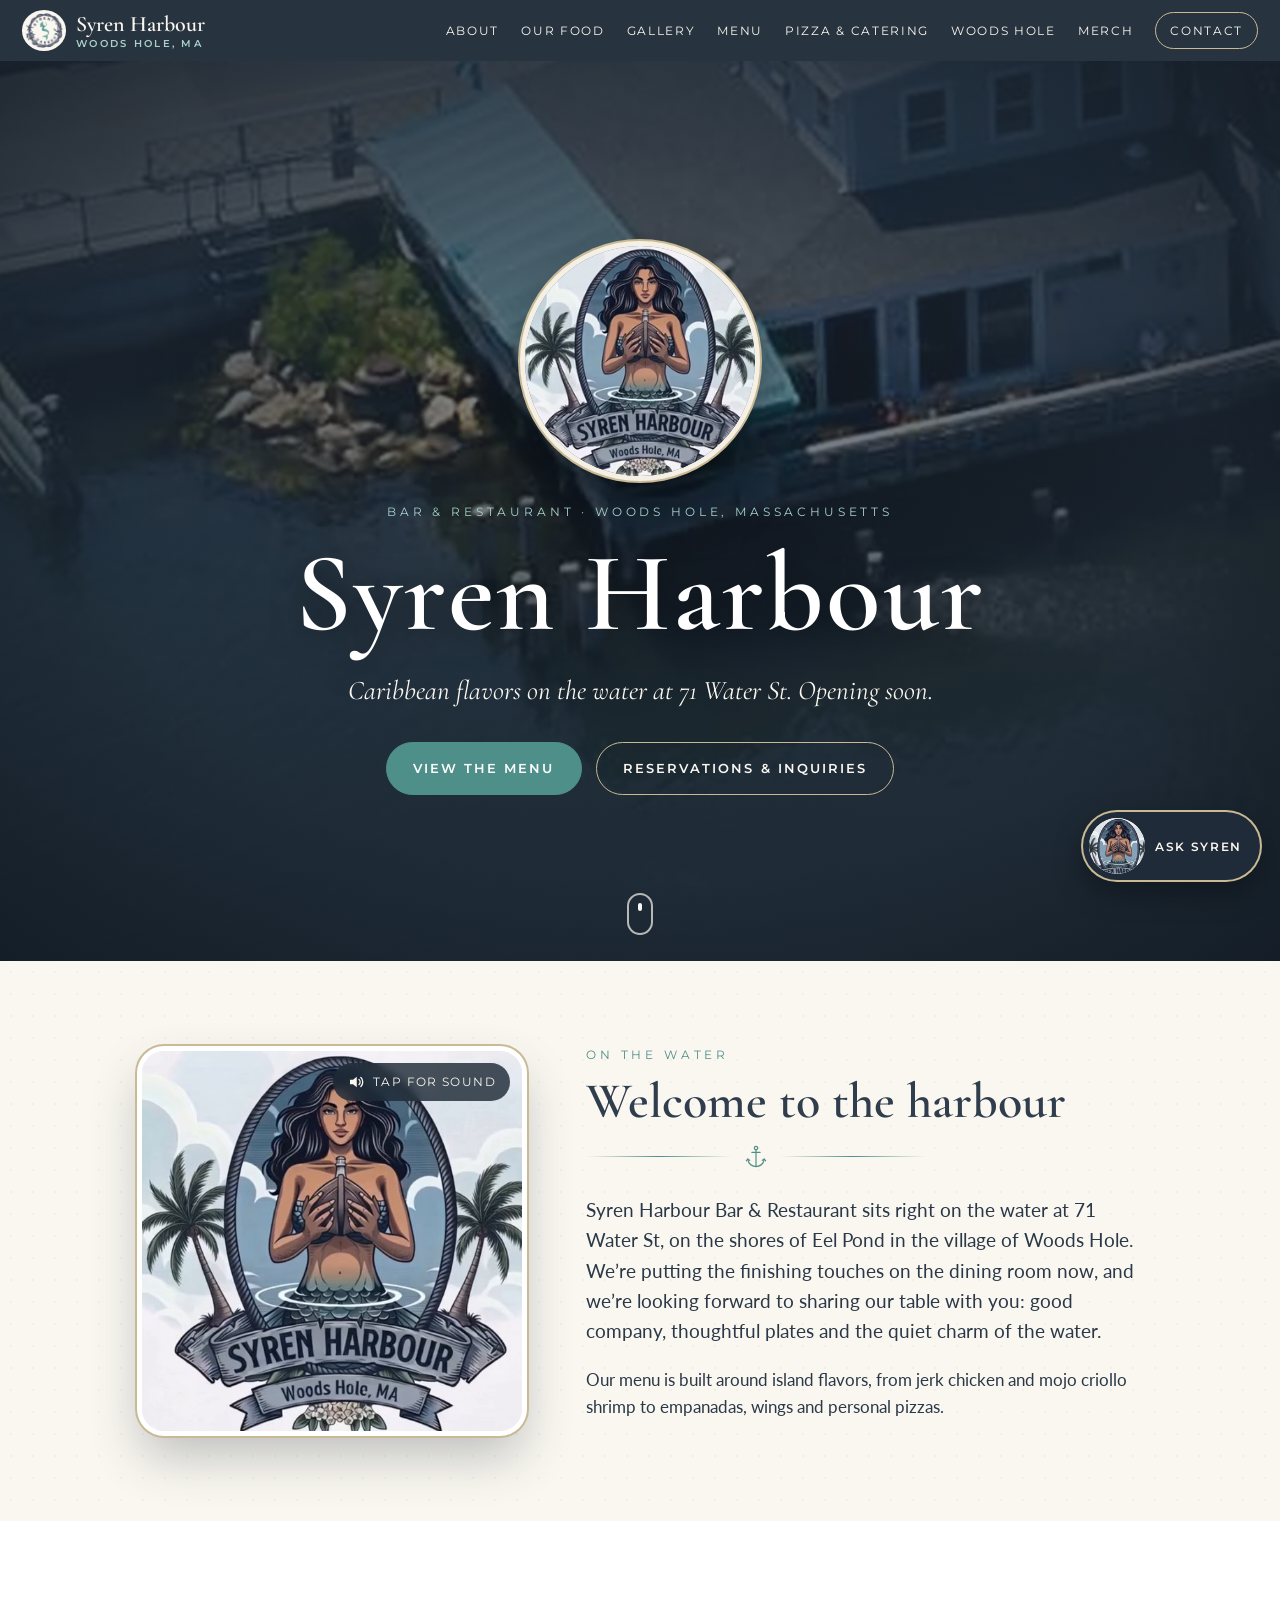
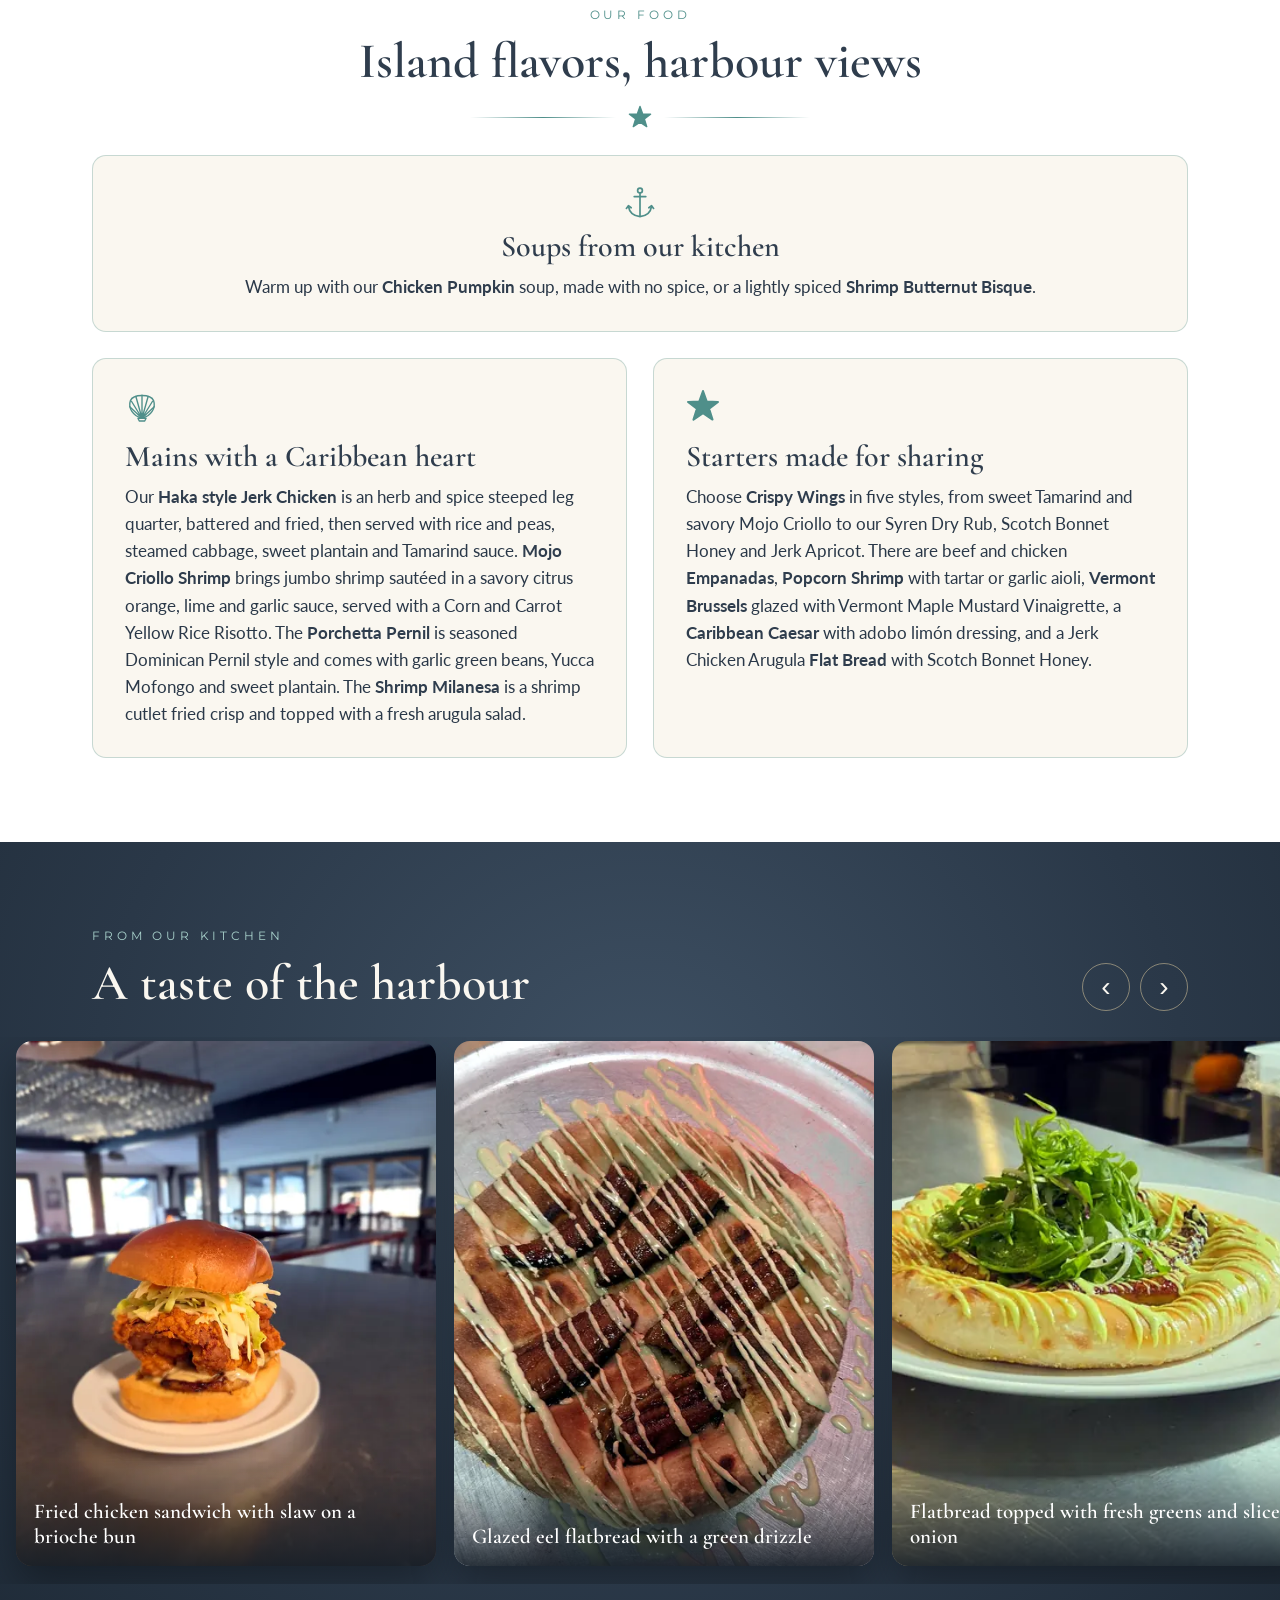
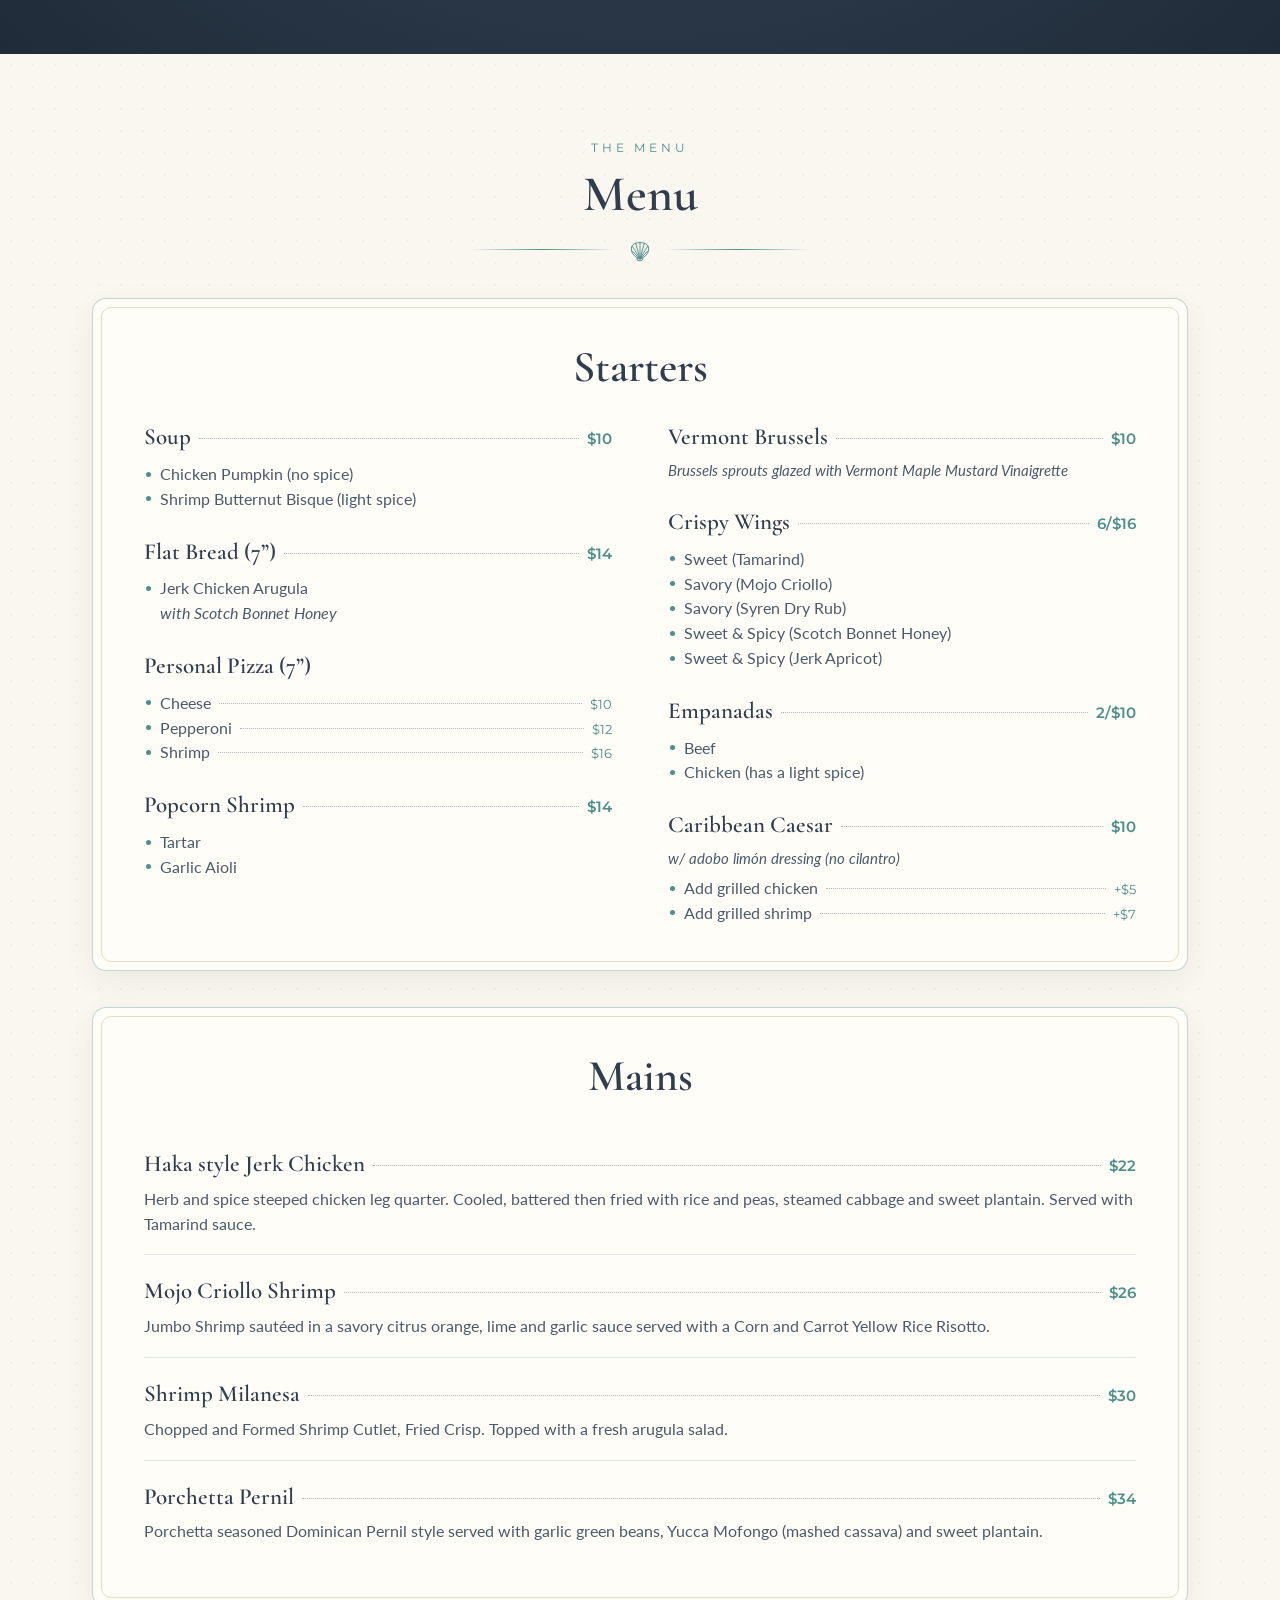
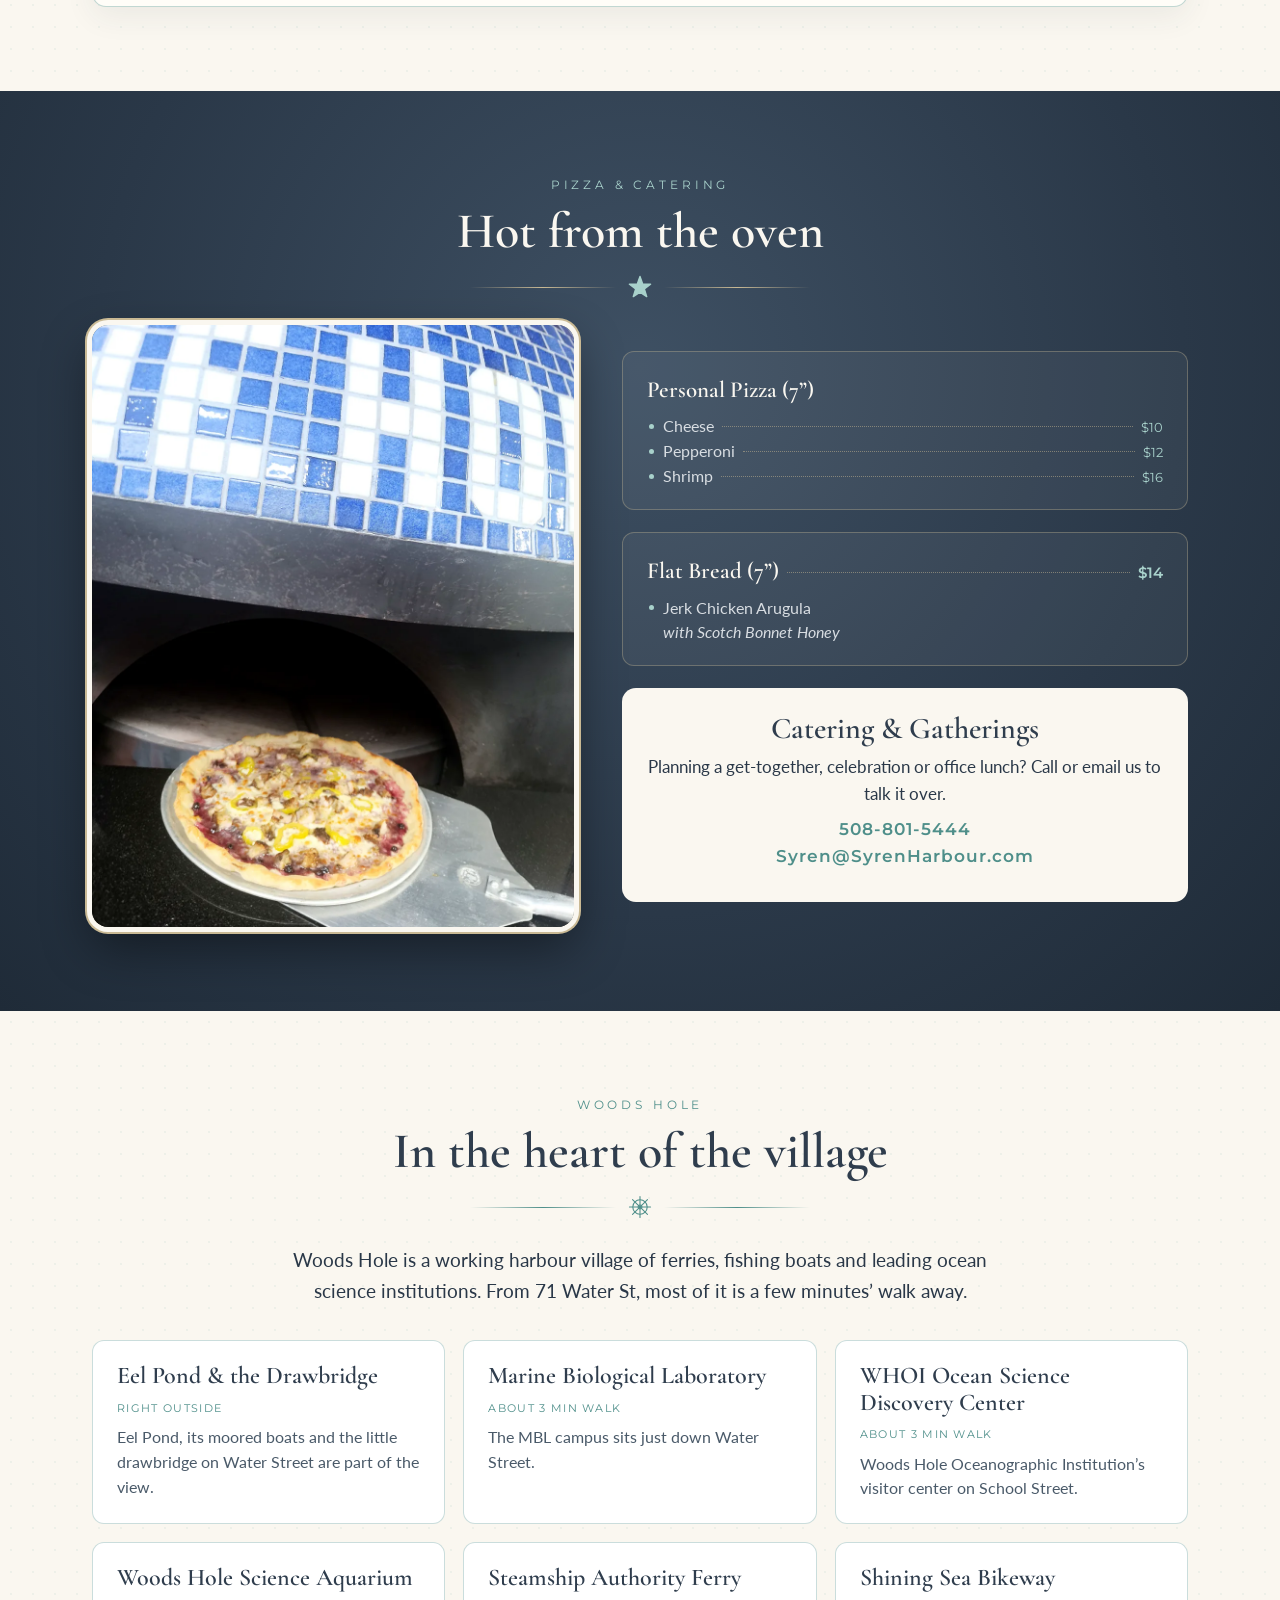
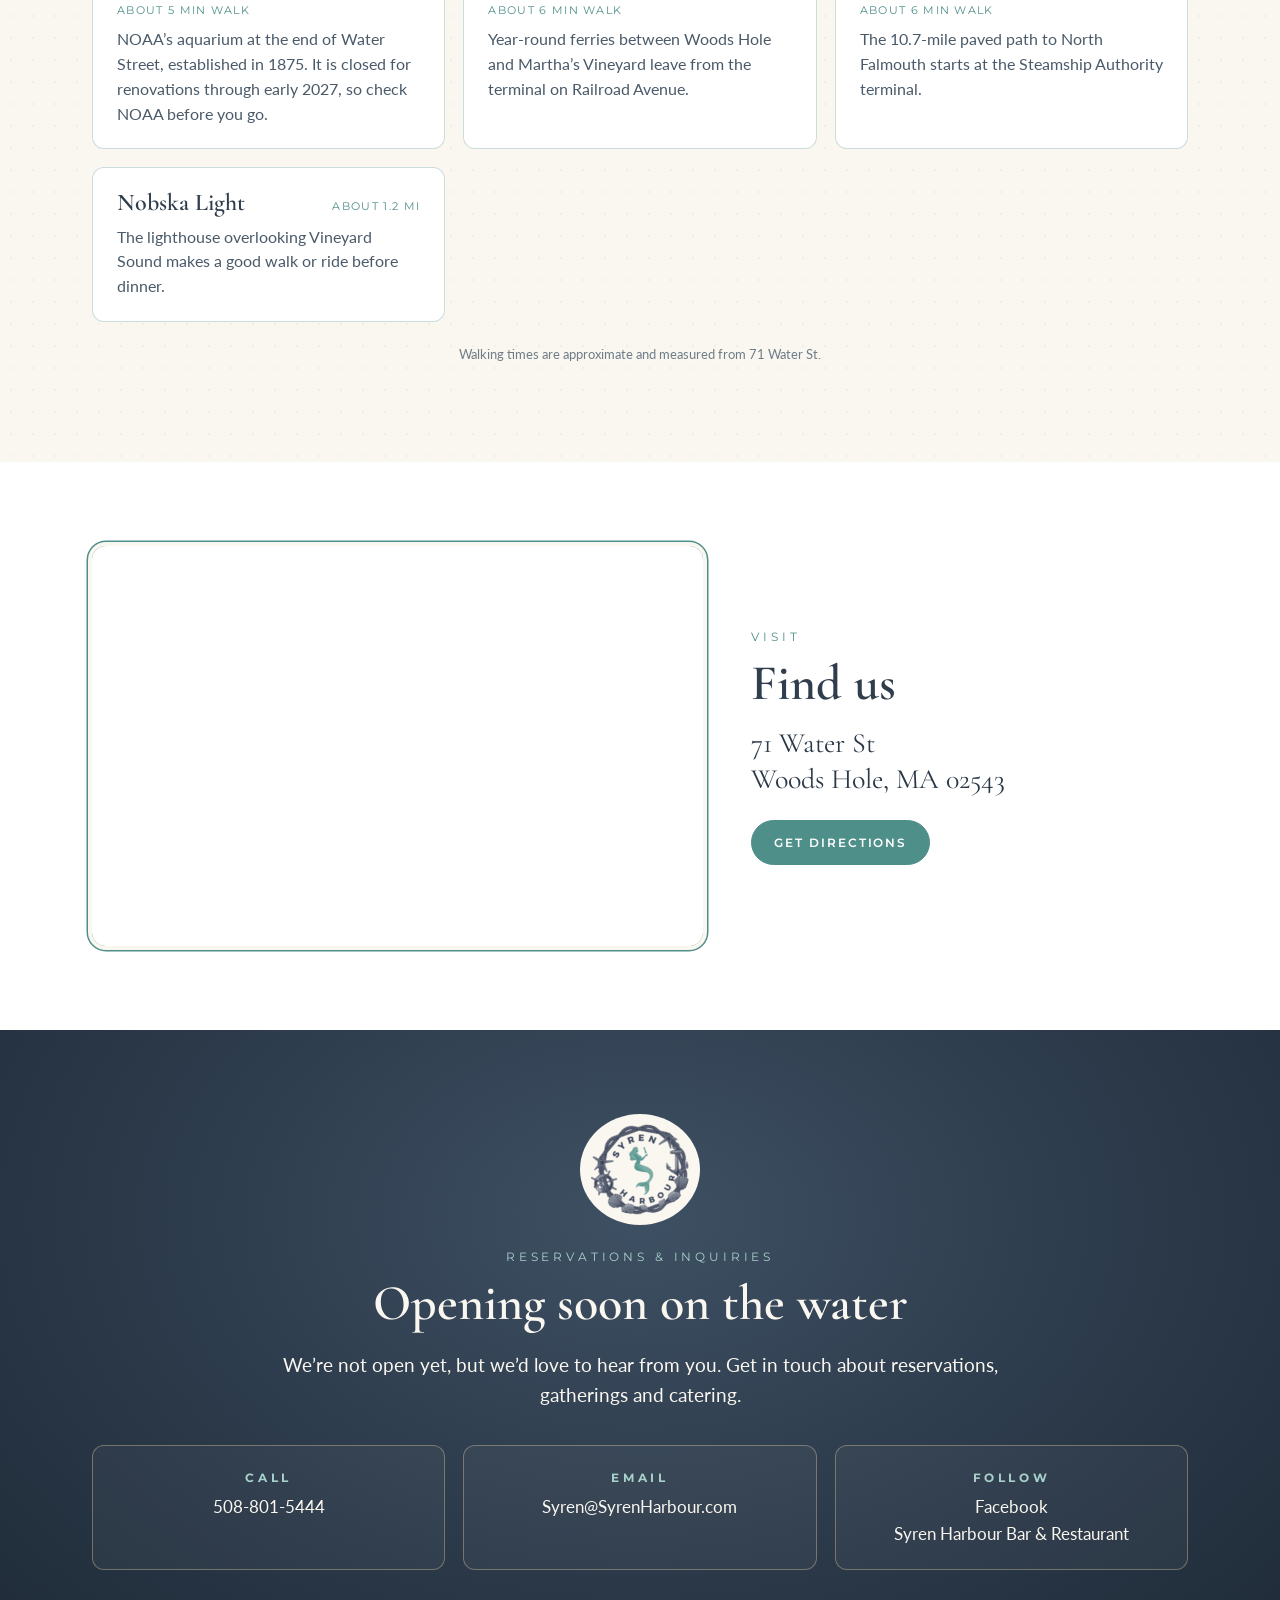
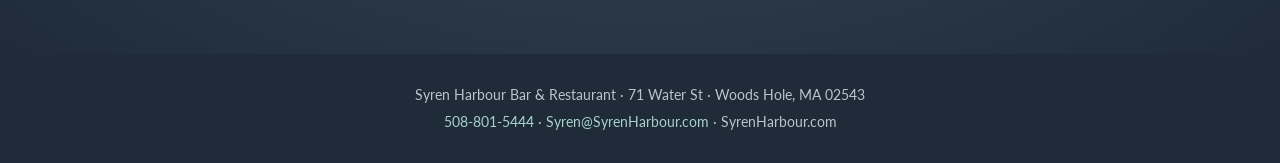
<file: syrenharbour/index.html>
<!doctype html>
<html lang="en">
<head>
<meta charset="utf-8">
<meta name="viewport" content="width=device-width,initial-scale=1">
<title>Syren Harbour Bar &amp; Restaurant | Woods Hole, MA</title>
<meta name="description" content="Syren Harbour Bar &amp; Restaurant, coming soon to the water at 71 Water St, Woods Hole, Massachusetts. Island-inspired starters, mains and pizza. Reservations and inquiries: 508-801-5444.">
<link rel="canonical" href="https://healthandwellnessmaps.com/syrenharbour/">
<meta name="theme-color" content="#2a3848">
<meta property="og:type" content="restaurant">
<meta property="og:site_name" content="Syren Harbour Bar &amp; Restaurant">
<meta property="og:title" content="Syren Harbour Bar &amp; Restaurant | Woods Hole, MA">
<meta property="og:description" content="Syren Harbour Bar &amp; Restaurant, coming soon to the water at 71 Water St, Woods Hole, Massachusetts. Island-inspired starters, mains and pizza. Reservations and inquiries: 508-801-5444.">
<meta property="og:url" content="https://healthandwellnessmaps.com/syrenharbour/">
<meta property="og:image" content="https://healthandwellnessmaps.com/syrenharbour/og-image.jpg">
<meta property="og:image:width" content="1200"><meta property="og:image:height" content="630">
<meta name="twitter:card" content="summary_large_image">
<meta name="twitter:title" content="Syren Harbour Bar &amp; Restaurant">
<meta name="twitter:description" content="Syren Harbour Bar &amp; Restaurant, coming soon to the water at 71 Water St, Woods Hole, Massachusetts. Island-inspired starters, mains and pizza. Reservations and inquiries: 508-801-5444.">
<meta name="twitter:image" content="https://healthandwellnessmaps.com/syrenharbour/og-image.jpg">
<link rel="icon" href="favicon.ico" sizes="any">
<link rel="icon" type="image/png" sizes="32x32" href="favicon-32.png">
<link rel="apple-touch-icon" href="apple-touch-icon.png">
<link rel="preconnect" href="https://fonts.googleapis.com"><link rel="preconnect" href="https://fonts.gstatic.com" crossorigin>
<link href="https://fonts.googleapis.com/css2?family=Cormorant+Garamond:ital,wght@0,500;0,600;1,500&family=Lato:wght@400;700&family=Montserrat:wght@500;600&display=swap" rel="stylesheet">
<link rel="stylesheet" href="style.css">
<script>document.documentElement.classList.add('js')</script>
<script type="application/ld+json">
{"@context":"https://schema.org","@type":"Restaurant","name":"Syren Harbour Bar & Restaurant","url":"https://syrenharbour.com","telephone":"+1-508-801-5444","email":"Syren@SyrenHarbour.com","image":"https://healthandwellnessmaps.com/syrenharbour/og-image.jpg","logo":"https://healthandwellnessmaps.com/syrenharbour/img/logo.webp","servesCuisine":"Caribbean","menu":"https://healthandwellnessmaps.com/syrenharbour/#menu","acceptsReservations":true,
"address":{"@type":"PostalAddress","streetAddress":"71 Water St","addressLocality":"Woods Hole","addressRegion":"MA","postalCode":"02543","addressCountry":"US"},
"geo":{"@type":"GeoCoordinates","latitude":41.5244947,"longitude":-70.6703892}}
</script>
</head>
<body>
<header class="nav" id="top">
 <a class="brand" href="#top"><img src="img/logo-sm.webp" alt="" width="44" height="40"><span>Syren Harbour<small>Woods Hole, MA</small></span></a>
 <input type="checkbox" id="nt" aria-label="Open menu"><label for="nt" class="burger" aria-hidden="true"><i></i><i></i><i></i></label>
 <nav><a href="#about">About</a><a href="#food">Our Food</a><a href="#gallery">Gallery</a><a href="#menu">Menu</a><a href="#pizza">Pizza &amp; Catering</a><a href="#neighborhood">Woods Hole</a><a href="merch.html">Merch</a><a href="#contact" class="cta">Contact</a></nav>
</header>

<section class="hero cine" id="hero">
 <div class="hero-bg" aria-hidden="true"><picture><source srcset="img/harbour-sm.webp 700w, img/harbour.webp 1290w" sizes="100vw" type="image/webp"><img src="img/harbour.jpg" alt="" width="900" height="944"></picture></div>
 <div class="hero-shade" aria-hidden="true"></div>
 <div class="wrap hero-inner">
  <img class="hero-logo" src="img/logo-new-272.webp" srcset="img/logo-new-272.webp 272w, img/logo-new-544.webp 544w" sizes="(max-width:600px) 170px, 230px" alt="Syren Harbour logo: mermaid with palm trees, Woods Hole, MA" width="272" height="272">
  <p class="eyebrow light">Bar &amp; Restaurant &middot; Woods Hole, Massachusetts</p>
  <h1>Syren Harbour</h1>
  <p class="soon">Caribbean flavors on the water at 71 Water St. Opening soon.</p>
  <div class="btns"><a class="btn" href="#menu">View the Menu</a><a class="btn ghost" href="#contact">Reservations &amp; Inquiries</a></div>
 </div>
 <a class="scroll-cue" href="#about" aria-label="Scroll to About"><span></span></a>
</section>

<section id="about" class="cream pat">
 <div class="wrap about-grid">
  <figure class="feature">
   <video id="featVid" src="media/video2.mp4" poster="media/video2-poster.jpg" autoplay muted loop playsinline preload="metadata" width="544" height="544" aria-label="The Syren Harbour mermaid logo"></video>
   <button id="featSnd" class="snd" type="button" aria-pressed="false"><svg viewBox="0 0 24 24" aria-hidden="true"><path d="M4 9v6h4l5 4V5L8 9H4z" fill="currentColor"/><path d="M16 8.5a5 5 0 0 1 0 7M18.5 6a8.5 8.5 0 0 1 0 12" fill="none" stroke="currentColor" stroke-width="1.8" stroke-linecap="round"/></svg><span>Tap for sound</span></button>
  </figure>
  <div class="about-txt">
  <p class="eyebrow">On the Water</p>
  <h2>Welcome to the harbour</h2>
  <div class="divider"><span></span><svg viewBox="0 0 100 100"><use href="#anchor"/></svg><span></span></div>
  <p class="lead">Syren Harbour Bar &amp; Restaurant sits right on the water at 71 Water St, on the shores of Eel Pond in the village of Woods Hole. We&rsquo;re putting the finishing touches on the dining room now, and we&rsquo;re looking forward to sharing our table with you: good company, thoughtful plates and the quiet charm of the water.</p>
  <p>Our menu is built around island flavors, from jerk chicken and mojo criollo shrimp to empanadas, wings and personal pizzas.</p>
 </div>
 </div>
</section>

<section id="food" class="food">
 <div class="wrap">
  <div class="center"><p class="eyebrow">Our Food</p><h2>Island flavors, harbour views</h2>
  <div class="divider"><span></span><svg viewBox="0 0 100 100"><use href="#star"/></svg><span></span></div></div>
  <div class="food-grid">
   <article class="txt soups"><svg viewBox="0 0 100 100"><use href="#anchor"/></svg><div>
    <h3>Soups from our kitchen</h3>
    <p>Warm up with our <b>Chicken Pumpkin</b> soup, made with no spice, or a lightly spiced <b>Shrimp Butternut Bisque</b>.</p></div></article>
   <article class="txt"><svg viewBox="0 0 100 100"><use href="#shell"/></svg><div>
    <h3>Mains with a Caribbean heart</h3>
    <p>Our <b>Haka style Jerk Chicken</b> is an herb and spice steeped leg quarter, battered and fried, then served with rice and peas, steamed cabbage, sweet plantain and Tamarind sauce. <b>Mojo Criollo Shrimp</b> brings jumbo shrimp saut&eacute;ed in a savory citrus orange, lime and garlic sauce, served with a Corn and Carrot Yellow Rice Risotto. The <b>Porchetta Pernil</b> is seasoned Dominican Pernil style and comes with garlic green beans, Yucca Mofongo and sweet plantain. The <b>Shrimp Milanesa</b> is a shrimp cutlet fried crisp and topped with a fresh arugula salad.</p></div></article>
   <article class="txt"><svg viewBox="0 0 100 100"><use href="#star"/></svg><div>
    <h3>Starters made for sharing</h3>
    <p>Choose <b>Crispy Wings</b> in five styles, from sweet Tamarind and savory Mojo Criollo to our Syren Dry Rub, Scotch Bonnet Honey and Jerk Apricot. There are beef and chicken <b>Empanadas</b>, <b>Popcorn Shrimp</b> with tartar or garlic aioli, <b>Vermont Brussels</b> glazed with Vermont Maple Mustard Vinaigrette, a <b>Caribbean Caesar</b> with adobo lim&oacute;n dressing, and a Jerk Chicken Arugula <b>Flat Bread</b> with Scotch Bonnet Honey.</p></div></article>
  </div>
 </div>
</section>

<section id="gallery" class="gallery dark">
 <div class="wrap">
  <div class="gal-head"><div><p class="eyebrow light">From Our Kitchen</p><h2>A taste of the harbour</h2></div>
  <div class="car-btns"><button class="car-prev" type="button" aria-label="Previous photo">&#8249;</button><button class="car-next" type="button" aria-label="Next photo">&#8250;</button></div></div>
 </div>
 <div class="slides" tabindex="0" aria-label="Food photo gallery"><figure class="slide"><img src="img/chicken-sandwich-1000.webp" srcset="img/chicken-sandwich-1600.webp 1600w, img/chicken-sandwich-1000.webp 1000w, img/chicken-sandwich-600.webp 600w" sizes="(max-width:700px) 82vw, 420px" alt="Fried chicken sandwich with slaw on a brioche bun" width="1600" height="1963" loading="lazy"><figcaption>Fried chicken sandwich with slaw on a brioche bun</figcaption></figure><figure class="slide"><img src="img/eel-flatbread-1000.webp" srcset="img/eel-flatbread-1600.webp 1600w, img/eel-flatbread-1000.webp 1000w, img/eel-flatbread-600.webp 600w" sizes="(max-width:700px) 82vw, 420px" alt="Glazed eel flatbread with a green drizzle" width="1600" height="1600" loading="lazy"><figcaption>Glazed eel flatbread with a green drizzle</figcaption></figure><figure class="slide"><img src="img/greens-flatbread-1000.webp" srcset="img/greens-flatbread-1600.webp 1600w, img/greens-flatbread-1000.webp 1000w, img/greens-flatbread-600.webp 600w" sizes="(max-width:700px) 82vw, 420px" alt="Flatbread topped with fresh greens and sliced onion" width="1600" height="1200" loading="lazy"><figcaption>Flatbread topped with fresh greens and sliced onion</figcaption></figure><figure class="slide"><img src="img/pizza-oven-1000.webp" srcset="img/pizza-oven-1000.webp 1000w, img/pizza-oven-600.webp 600w" sizes="(max-width:700px) 82vw, 420px" alt="A pizza coming out of the oven" width="1000" height="1250" loading="lazy"><figcaption>A pizza coming out of the oven</figcaption></figure><figure class="slide"><img src="img/harbour-sm.webp" srcset="img/harbour-sm.webp 700w, img/harbour.webp 1290w" sizes="(max-width:700px) 82vw, 420px" alt="Syren Harbour on the water at 71 Water St" width="1290" height="1353" loading="lazy"><figcaption>On the water at 71 Water St</figcaption></figure></div>
</section>

<section id="menu" class="cream pat menu">
 <div class="wrap">
  <div class="center"><p class="eyebrow">The Menu</p><h2>Menu</h2>
  <div class="divider"><span></span><svg viewBox="0 0 100 100"><use href="#shell"/></svg><span></span></div></div>

  <div class="card">
   <h3 class="mh">Starters</h3>
   <div class="cols2 starters"><div class="item"><div class="line"><span class="nm">Soup</span><span class="dots"></span><span class="pr">$10</span></div><ul><li><span>Chicken Pumpkin (no spice)</span></li><li><span>Shrimp Butternut Bisque (light spice)</span></li></ul></div><div class="item"><div class="line"><span class="nm">Flat Bread (7&rdquo;)</span><span class="dots"></span><span class="pr">$14</span></div><ul><li><span>Jerk Chicken Arugula</span></li><li class="nob"><span>with Scotch Bonnet Honey</span></li></ul></div><div class="item"><div class="line"><span class="nm">Personal Pizza (7&rdquo;)</span></div><ul><li><span>Cheese</span><span class="dots"></span><span class="op">$10</span></li><li><span>Pepperoni</span><span class="dots"></span><span class="op">$12</span></li><li><span>Shrimp</span><span class="dots"></span><span class="op">$16</span></li></ul></div><div class="item"><div class="line"><span class="nm">Popcorn Shrimp</span><span class="dots"></span><span class="pr">$14</span></div><ul><li><span>Tartar</span></li><li><span>Garlic Aioli</span></li></ul></div><div class="item"><div class="line"><span class="nm">Vermont Brussels</span><span class="dots"></span><span class="pr">$10</span></div><p class="snote">Brussels sprouts glazed with Vermont Maple Mustard Vinaigrette</p></div><div class="item"><div class="line"><span class="nm">Crispy Wings</span><span class="dots"></span><span class="pr">6/$16</span></div><ul><li><span>Sweet (Tamarind)</span></li><li><span>Savory (Mojo Criollo)</span></li><li><span>Savory (Syren Dry Rub)</span></li><li><span>Sweet &amp; Spicy (Scotch Bonnet Honey)</span></li><li><span>Sweet &amp; Spicy (Jerk Apricot)</span></li></ul></div><div class="item"><div class="line"><span class="nm">Empanadas</span><span class="dots"></span><span class="pr">2/$10</span></div><ul><li><span>Beef</span></li><li><span>Chicken (has a light spice)</span></li></ul></div><div class="item"><div class="line"><span class="nm">Caribbean Caesar</span><span class="dots"></span><span class="pr">$10</span></div><p class="snote">w/ adobo lim&oacute;n dressing (no cilantro)</p><ul><li><span>Add grilled chicken</span><span class="dots"></span><span class="op">+$5</span></li><li><span>Add grilled shrimp</span><span class="dots"></span><span class="op">+$7</span></li></ul></div></div>
  </div>

  <div class="card">
   <h3 class="mh">Mains</h3>
   <div class="mains"><div class="item main"><div class="line"><span class="nm">Haka style Jerk Chicken</span><span class="dots"></span><span class="pr">$22</span></div><p class="desc">Herb and spice steeped chicken leg quarter. Cooled, battered then fried with rice and peas, steamed cabbage and sweet plantain. Served with Tamarind sauce.</p></div><div class="item main"><div class="line"><span class="nm">Mojo Criollo Shrimp</span><span class="dots"></span><span class="pr">$26</span></div><p class="desc">Jumbo Shrimp saut&eacute;ed in a savory citrus orange, lime and garlic sauce served with a Corn and Carrot Yellow Rice Risotto.</p></div><div class="item main"><div class="line"><span class="nm">Shrimp Milanesa</span><span class="dots"></span><span class="pr">$30</span></div><p class="desc">Chopped and Formed Shrimp Cutlet, Fried Crisp. Topped with a fresh arugula salad.</p></div><div class="item main"><div class="line"><span class="nm">Porchetta Pernil</span><span class="dots"></span><span class="pr">$34</span></div><p class="desc">Porchetta seasoned Dominican Pernil style served with garlic green beans, Yucca Mofongo (mashed cassava) and sweet plantain.</p></div></div>
  </div>
 </div>
</section>

<section id="pizza" class="dark pizza">
 <div class="wrap">
  <div class="center"><p class="eyebrow light">Pizza &amp; Catering</p><h2>Hot from the oven</h2>
  <div class="divider light"><span></span><svg viewBox="0 0 100 100"><use href="#star"/></svg><span></span></div></div>
  <div class="pizza-grid">
   <figure class="pzphoto"><img src="img/pizza-oven.webp" alt="A pizza coming out of the oven at Syren Harbour" width="1000" height="1250" loading="lazy"></figure>
   <div>
    <div class="pz"><div class="item"><div class="line"><span class="nm">Personal Pizza (7&rdquo;)</span></div><ul><li><span>Cheese</span><span class="dots"></span><span class="op">$10</span></li><li><span>Pepperoni</span><span class="dots"></span><span class="op">$12</span></li><li><span>Shrimp</span><span class="dots"></span><span class="op">$16</span></li></ul></div><div class="item"><div class="line"><span class="nm">Flat Bread (7&rdquo;)</span><span class="dots"></span><span class="pr">$14</span></div><ul><li><span>Jerk Chicken Arugula</span></li><li class="nob"><span>with Scotch Bonnet Honey</span></li></ul></div></div>
    <div class="cater">
     <h3>Catering &amp; Gatherings</h3>
     <p>Planning a get-together, celebration or office lunch? Call or email us to talk it over.</p>
     <p class="ct"><a href="tel:+15088015444">508-801-5444</a><br><a href="mailto:Syren@SyrenHarbour.com?subject=Catering%20inquiry">Syren@SyrenHarbour.com</a></p>
    </div>
   </div>
  </div>
 </div>
</section>

<section id="neighborhood" class="cream pat">
 <div class="wrap">
  <div class="center"><p class="eyebrow">Woods Hole</p><h2>In the heart of the village</h2>
  <div class="divider"><span></span><svg viewBox="0 0 100 100"><use href="#wheel"/></svg><span></span></div>
  <p class="lead narrow">Woods Hole is a working harbour village of ferries, fishing boats and leading ocean science institutions. From 71 Water St, most of it is a few minutes&rsquo; walk away.</p></div>
  <ul class="near"><li><div><h3>Eel Pond &amp; the Drawbridge</h3><span class="dist">Right outside</span></div><p>Eel Pond, its moored boats and the little drawbridge on Water Street are part of the view.</p></li><li><div><h3>Marine Biological Laboratory</h3><span class="dist">About 3 min walk</span></div><p>The MBL campus sits just down Water Street.</p></li><li><div><h3>WHOI Ocean Science Discovery Center</h3><span class="dist">About 3 min walk</span></div><p>Woods Hole Oceanographic Institution&rsquo;s visitor center on School Street.</p></li><li><div><h3>Woods Hole Science Aquarium</h3><span class="dist">About 5 min walk</span></div><p>NOAA&rsquo;s aquarium at the end of Water Street, established in 1875. It is closed for renovations through early 2027, so check NOAA before you go.</p></li><li><div><h3>Steamship Authority Ferry</h3><span class="dist">About 6 min walk</span></div><p>Year-round ferries between Woods Hole and Martha&rsquo;s Vineyard leave from the terminal on Railroad Avenue.</p></li><li><div><h3>Shining Sea Bikeway</h3><span class="dist">About 6 min walk</span></div><p>The 10.7-mile paved path to North Falmouth starts at the Steamship Authority terminal.</p></li><li><div><h3>Nobska Light</h3><span class="dist">About 1.2 mi</span></div><p>The lighthouse overlooking Vineyard Sound makes a good walk or ride before dinner.</p></li></ul>
  <p class="fine center">Walking times are approximate and measured from 71 Water St.</p>
 </div>
</section>

<section id="visit" class="visit">
 <div class="wrap visit-grid">
  <div class="map"><iframe title="Map of 71 Water St, Woods Hole, MA" src="https://maps.google.com/maps?q=71+Water+St,+Woods+Hole,+MA+02543&z=16&output=embed" loading="lazy" referrerpolicy="no-referrer-when-downgrade"></iframe></div>
  <div>
   <p class="eyebrow">Visit</p><h2>Find us</h2>
   <p class="addr">71 Water St<br>Woods Hole, MA 02543</p>
   <a class="btn small" href="https://www.google.com/maps/dir/?api=1&destination=71+Water+St,+Woods+Hole,+MA+02543" target="_blank" rel="noopener">Get Directions</a>
  </div>
 </div>
</section>

<section id="contact" class="dark contact">
 <div class="wrap center">
  <img class="cmedal" src="img/logo.webp" alt="" width="160" height="146" loading="lazy">
  <p class="eyebrow light">Reservations &amp; Inquiries</p>
  <h2>Opening soon on the water</h2>
  <p class="lead narrow">We&rsquo;re not open yet, but we&rsquo;d love to hear from you. Get in touch about reservations, gatherings and catering.</p>
  <div class="cgrid">
   <a href="tel:+15088015444"><h4>Call</h4><span>508-801-5444</span></a>
   <a href="mailto:Syren@SyrenHarbour.com"><h4>Email</h4><span>Syren@SyrenHarbour.com</span></a>
   <div><h4>Follow</h4><span>Facebook<br>Syren Harbour Bar &amp; Restaurant</span></div>
  </div>
 </div>
</section>

<footer class="foot">
 <p>Syren Harbour Bar &amp; Restaurant &middot; 71 Water St &middot; Woods Hole, MA 02543</p>
 <p><a href="tel:+15088015444">508-801-5444</a> &middot; <a href="mailto:Syren@SyrenHarbour.com">Syren@SyrenHarbour.com</a> &middot; SyrenHarbour.com</p>
</footer>

<svg width="0" height="0" style="position:absolute" aria-hidden="true"><defs>
<symbol id="anchor" viewBox="0 0 100 100"><g fill="none" stroke="currentColor" stroke-width="5" stroke-linecap="round" stroke-linejoin="round"><circle cx="50" cy="13" r="7"/><path d="M50 20V89"/><path d="M33 31H67"/><path d="M16 60Q20 87 50 90Q80 87 84 60"/><path d="M10 66L16 58L24 64"/><path d="M90 66L84 58L76 64"/></g></symbol>
<symbol id="star" viewBox="0 0 100 100"><path fill="currentColor" stroke="currentColor" stroke-width="6" stroke-linejoin="round" d="M50 6 L61 37 L94 38 L68 58 L78 90 L50 71 L22 90 L32 58 L6 38 L39 37 Z"/></symbol>
<symbol id="shell" viewBox="0 0 100 100"><g fill="none" stroke="currentColor" stroke-width="4" stroke-linecap="round" stroke-linejoin="round"><path d="M50 86C24 80 8 56 16 34C24 14 76 14 84 34C92 56 76 80 50 86Z"/><path d="M50 86L50 18M50 86L32 22M50 86L68 22M50 86L19 36M50 86L81 36M50 86L14 52M50 86L86 52"/><path d="M38 86H62L58 94H42Z"/></g></symbol>
<symbol id="wheel" viewBox="0 0 100 100"><g fill="none" stroke="currentColor" stroke-width="4.5" stroke-linecap="round"><circle cx="50" cy="50" r="30"/><circle cx="50" cy="50" r="8"/><path d="M50 6V94M6 50H94M19 19L81 81M81 19L19 81"/></g></symbol>
</defs></svg>
<script src="js/site.js" defer></script>
<script src="js/chat.js" defer></script>
</body>
</html>
</file>
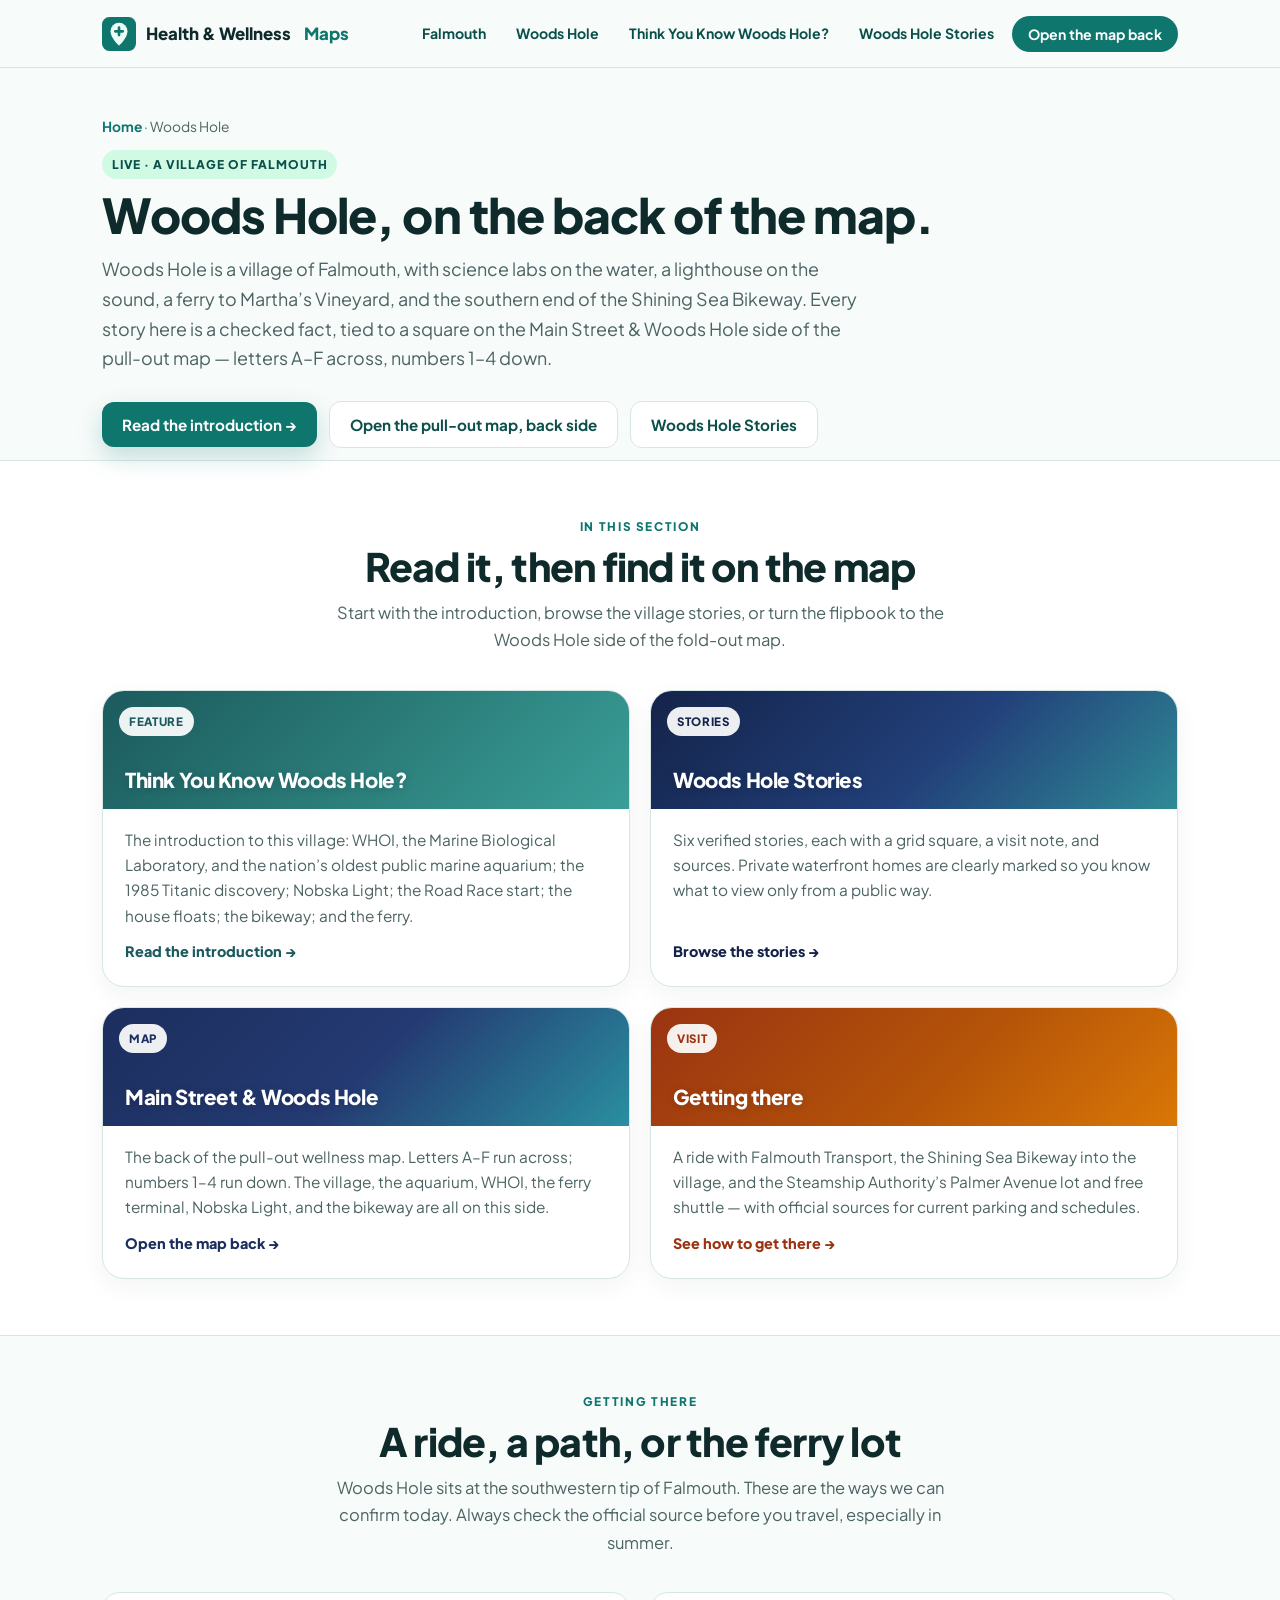
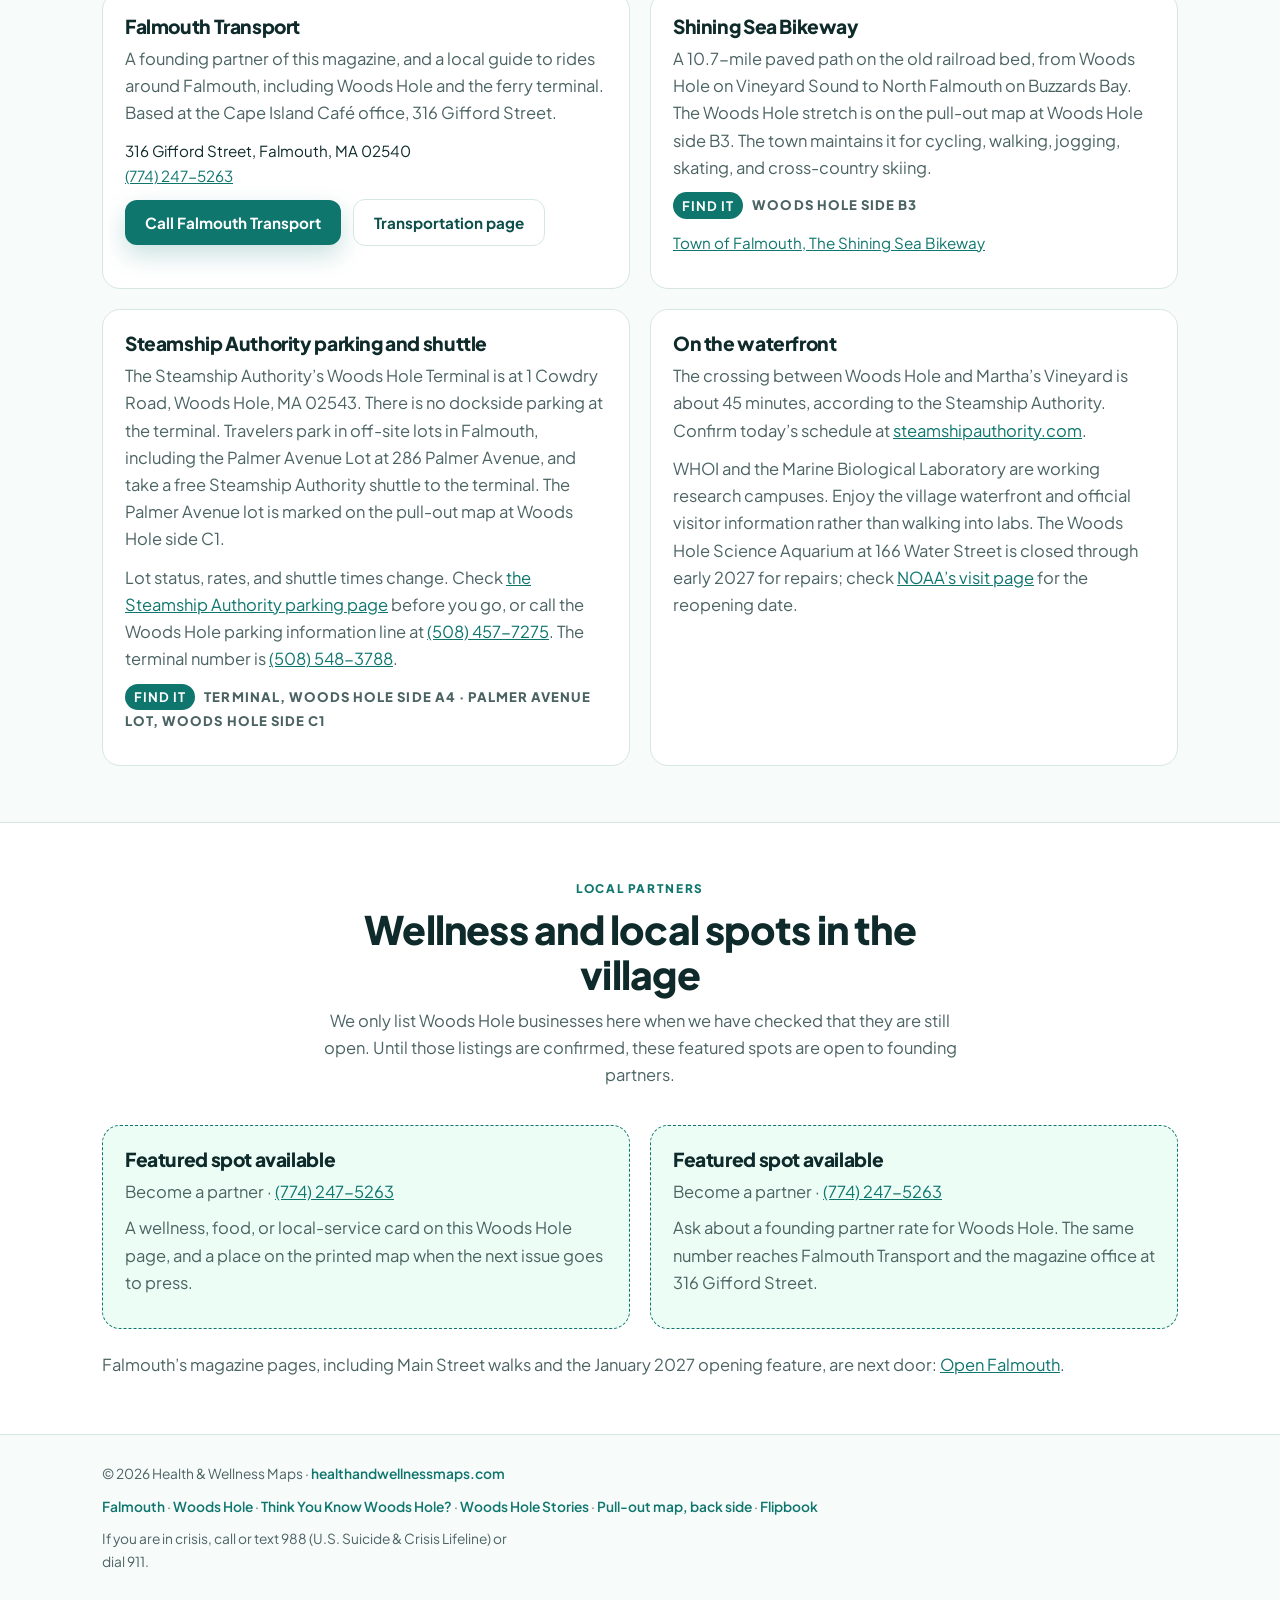
<file: woods-hole/index.html>
<!DOCTYPE html>
<html lang="en">
<head>
<meta charset="utf-8">
<meta name="viewport" content="width=device-width, initial-scale=1">
<title>Woods Hole | Health &amp; Wellness Maps</title>
<meta name="description" content="Explore Woods Hole on the Falmouth Health and Wellness Map: science and the Titanic story, Nobska Light, the Road Race start, the house floats, the bikeway, and the Vineyard ferry.">
<meta name="theme-color" content="#0f766e">
<meta name="robots" content="index,follow">
<link rel="canonical" href="https://healthandwellnessmaps.com/woods-hole/">
<meta property="og:title" content="Woods Hole | Health &amp; Wellness Maps">
<meta property="og:description" content="Science on the waterfront, Nobska Light, the Road Race start, the house floats, the bikeway, and the Vineyard ferry — each tied to the back of the pull-out map.">
<meta property="og:type" content="article">
<meta property="og:url" content="https://healthandwellnessmaps.com/woods-hole/">
<meta property="og:site_name" content="Health &amp; Wellness Maps">
<meta property="og:image" content="https://healthandwellnessmaps.com/woods-hole/img/woods-hole-harbor.jpg">
<meta name="twitter:card" content="summary_large_image">
<link rel="icon" href="data:image/svg+xml,%3Csvg xmlns='http://www.w3.org/2000/svg' viewBox='0 0 64 64'%3E%3Crect width='64' height='64' rx='14' fill='%230f766e'/%3E%3Cpath d='M32 54s16-14 16-27a16 16 0 0 0-32 0c0 13 16 27 16 27z' fill='%23ecfdf5'/%3E%3Cpath d='M32 20v14M25 27h14' stroke='%230f766e' stroke-width='5' stroke-linecap='round'/%3E%3C/svg%3E">
<link rel="preconnect" href="https://fonts.googleapis.com">
<link rel="preconnect" href="https://fonts.gstatic.com" crossorigin>
<link href="https://fonts.googleapis.com/css2?family=Plus+Jakarta+Sans:wght@400;500;600;700;800&display=swap" rel="stylesheet">
<link rel="stylesheet" href="/css/site.css">
</head>
<body>
<header>
  <div class="wrap">
    <a class="logo" href="/" aria-label="Health and Wellness Maps home">
      <svg viewBox="0 0 64 64" aria-hidden="true"><rect width="64" height="64" rx="14" fill="#0f766e"/><path d="M32 54s16-14 16-27a16 16 0 0 0-32 0c0 13 16 27 16 27z" fill="#ecfdf5"/><path d="M32 20v14M25 27h14" stroke="#0f766e" stroke-width="5" stroke-linecap="round"/></svg>
      Health&nbsp;&amp;&nbsp;Wellness&nbsp;<span>Maps</span>
    </a>
    <nav class="hnav" aria-label="Main">
      <a href="/falmouth/">Falmouth</a><a href="/woods-hole/" aria-current="page">Woods Hole</a><a class="hide-sm" href="/woods-hole/think-you-know-woods-hole.html">Think You Know Woods Hole?</a><a class="hide-sm" href="/woods-hole/stories.html">Woods Hole Stories</a>
      <a class="btn" href="https://platinum00001.github.io/falmouth-wellness-discovery/magazine.html?page=14">Open the map back</a>
    </nav>
  </div>
</header>

<main>
  <section class="page-hero">
    <div class="wrap">
      <p class="crumb"><a href="/">Home</a> · Woods Hole</p>
      <span class="status">Live · A village of Falmouth</span>
      <h1>Woods Hole, on the back of the map.</h1>
      <p class="lead">Woods Hole is a village of Falmouth, with science labs on the water, a lighthouse on the sound, a ferry to Martha’s Vineyard, and the southern end of the Shining Sea Bikeway. Every story here is a checked fact, tied to a square on the Main Street &amp; Woods Hole side of the pull-out map — letters A–F across, numbers 1–4 down.</p>
      <div class="cta-row">
        <a class="btn btn-primary" href="/woods-hole/think-you-know-woods-hole.html">Read the introduction →</a>
        <a class="btn btn-ghost" href="https://platinum00001.github.io/falmouth-wellness-discovery/magazine.html?page=14">Open the pull-out map, back side</a>
        <a class="btn btn-ghost" href="/woods-hole/stories.html">Woods Hole Stories</a>
      </div>
    </div>
  </section>

  <section class="section alt" id="explore">
    <div class="wrap">
      <div class="center">
        <small>In this section</small>
        <h2>Read it, then find it on the map</h2>
        <p>Start with the introduction, browse the village stories, or turn the flipbook to the Woods Hole side of the fold-out map.</p>
      </div>
      <div class="cards">
        <a class="card card-mag" href="/woods-hole/think-you-know-woods-hole.html">
          <div class="card-top"><span class="tag">Feature</span><h3>Think You Know Woods Hole?</h3></div>
          <div class="card-body"><p>The introduction to this village: WHOI, the Marine Biological Laboratory, and the nation’s oldest public marine aquarium; the 1985 Titanic discovery; Nobska Light; the Road Race start; the house floats; the bikeway; and the ferry.</p><span class="go">Read the introduction →</span></div>
        </a>
        <a class="card card-hub" href="/woods-hole/stories.html">
          <div class="card-top"><span class="tag">Stories</span><h3>Woods Hole Stories</h3></div>
          <div class="card-body"><p>Six verified stories, each with a grid square, a visit note, and sources. Private waterfront homes are clearly marked so you know what to view only from a public way.</p><span class="go">Browse the stories →</span></div>
        </a>
        <a class="card card-ads" href="https://platinum00001.github.io/falmouth-wellness-discovery/magazine.html?page=14">
          <div class="card-top"><span class="tag">Map</span><h3>Main Street &amp; Woods Hole</h3></div>
          <div class="card-body"><p>The back of the pull-out wellness map. Letters A–F run across; numbers 1–4 run down. The village, the aquarium, WHOI, the ferry terminal, Nobska Light, and the bikeway are all on this side.</p><span class="go">Open the map back →</span></div>
        </a>
        <a class="card card-quest" href="#getting-there">
          <div class="card-top"><span class="tag">Visit</span><h3>Getting there</h3></div>
          <div class="card-body"><p>A ride with Falmouth Transport, the Shining Sea Bikeway into the village, and the Steamship Authority’s Palmer Avenue lot and free shuttle — with official sources for current parking and schedules.</p><span class="go">See how to get there →</span></div>
        </a>
      </div>
    </div>
  </section>

  <section class="section" id="getting-there">
    <div class="wrap">
      <div class="center">
        <small>Getting there</small>
        <h2>A ride, a path, or the ferry lot</h2>
        <p>Woods Hole sits at the southwestern tip of Falmouth. These are the ways we can confirm today. Always check the official source before you travel, especially in summer.</p>
      </div>
      <div class="split">
        <div class="panel" id="falmouth-transport">
          <h3>Falmouth Transport</h3>
          <p>A founding partner of this magazine, and a local guide to rides around Falmouth, including Woods Hole and the ferry terminal. Based at the Cape Island Café office, 316 Gifford Street.</p>
          <p class="meta">316 Gifford Street, Falmouth, MA 02540<br><a href="tel:+17742475263">(774) 247-5263</a></p>
          <div class="cta-row">
            <a class="btn btn-primary" href="tel:+17742475263">Call Falmouth Transport</a>
            <a class="btn btn-ghost" href="https://platinum00001.github.io/falmouth-wellness-discovery/transportation/">Transportation page</a>
          </div>
        </div>
        <div class="panel">
          <h3>Shining Sea Bikeway</h3>
          <p>A 10.7-mile paved path on the old railroad bed, from Woods Hole on Vineyard Sound to North Falmouth on Buzzards Bay. The Woods Hole stretch is on the pull-out map at Woods Hole side B3. The town maintains it for cycling, walking, jogging, skating, and cross-country skiing.</p>
          <p class="find"><b>Find it</b> Woods Hole side B3</p>
          <p class="meta"><a href="https://www.falmouthma.gov/1362/The-Shining-Sea-Bikeway" rel="noopener">Town of Falmouth, The Shining Sea Bikeway</a></p>
        </div>
        <div class="panel">
          <h3>Steamship Authority parking and shuttle</h3>
          <p>The Steamship Authority’s Woods Hole Terminal is at 1 Cowdry Road, Woods Hole, MA 02543. There is no dockside parking at the terminal. Travelers park in off-site lots in Falmouth, including the Palmer Avenue Lot at 286 Palmer Avenue, and take a free Steamship Authority shuttle to the terminal. The Palmer Avenue lot is marked on the pull-out map at Woods Hole side C1.</p>
          <p>Lot status, rates, and shuttle times change. Check <a href="https://www.steamshipauthority.com/traveling_today/parking" rel="noopener">the Steamship Authority parking page</a> before you go, or call the Woods Hole parking information line at <a href="tel:+15084577275">(508) 457-7275</a>. The terminal number is <a href="tel:+15085483788">(508) 548-3788</a>.</p>
          <p class="find"><b>Find it</b> Terminal, Woods Hole side A4 · Palmer Avenue lot, Woods Hole side C1</p>
        </div>
        <div class="panel">
          <h3>On the waterfront</h3>
          <p>The crossing between Woods Hole and Martha’s Vineyard is about 45 minutes, according to the Steamship Authority. Confirm today’s schedule at <a href="https://www.steamshipauthority.com/" rel="noopener">steamshipauthority.com</a>.</p>
          <p>WHOI and the Marine Biological Laboratory are working research campuses. Enjoy the village waterfront and official visitor information rather than walking into labs. The Woods Hole Science Aquarium at 166 Water Street is closed through early 2027 for repairs; check <a href="https://www.fisheries.noaa.gov/new-england-mid-atlantic/about-us/woods-hole-science-aquarium" rel="noopener">NOAA’s visit page</a> for the reopening date.</p>
        </div>
      </div>
    </div>
  </section>

  <section class="section alt" id="partners">
    <div class="wrap">
      <div class="center">
        <small>Local partners</small>
        <h2>Wellness and local spots in the village</h2>
        <p>We only list Woods Hole businesses here when we have checked that they are still open. Until those listings are confirmed, these featured spots are open to founding partners.</p>
      </div>
      <div class="split">
        <div class="open-spot">
          <h3>Featured spot available</h3>
          <p>Become a partner · <a href="tel:+17742475263">(774) 247-5263</a></p>
          <p>A wellness, food, or local-service card on this Woods Hole page, and a place on the printed map when the next issue goes to press.</p>
        </div>
        <div class="open-spot">
          <h3>Featured spot available</h3>
          <p>Become a partner · <a href="tel:+17742475263">(774) 247-5263</a></p>
          <p>Ask about a founding partner rate for Woods Hole. The same number reaches Falmouth Transport and the magazine office at 316 Gifford Street.</p>
        </div>
      </div>
      <p style="margin-top:22px;color:var(--muted)">Falmouth’s magazine pages, including Main Street walks and the January 2027 opening feature, are next door: <a href="/falmouth/">Open Falmouth</a>.</p>
    </div>
  </section>
</main>

<footer>
  <div class="wrap">
    <span>&copy; <span id="y">2026</span> Health &amp; Wellness Maps · <a href="https://healthandwellnessmaps.com/">healthandwellnessmaps.com</a></span>
    <span><a href="/falmouth/">Falmouth</a> · <a href="/woods-hole/">Woods Hole</a> · <a href="/woods-hole/think-you-know-woods-hole.html">Think You Know Woods Hole?</a> · <a href="/woods-hole/stories.html">Woods Hole Stories</a> · <a href="https://platinum00001.github.io/falmouth-wellness-discovery/magazine.html?page=14">Pull-out map, back side</a> · <a href="https://platinum00001.github.io/falmouth-wellness-discovery/magazine.html">Flipbook</a></span>
    <span class="crisis">If you are in crisis, call or text 988 (U.S. Suicide &amp; Crisis Lifeline) or dial 911.</span>
  </div>
</footer>
<script>document.getElementById('y').textContent = new Date().getFullYear();</script>
</body>
</html>
</file>
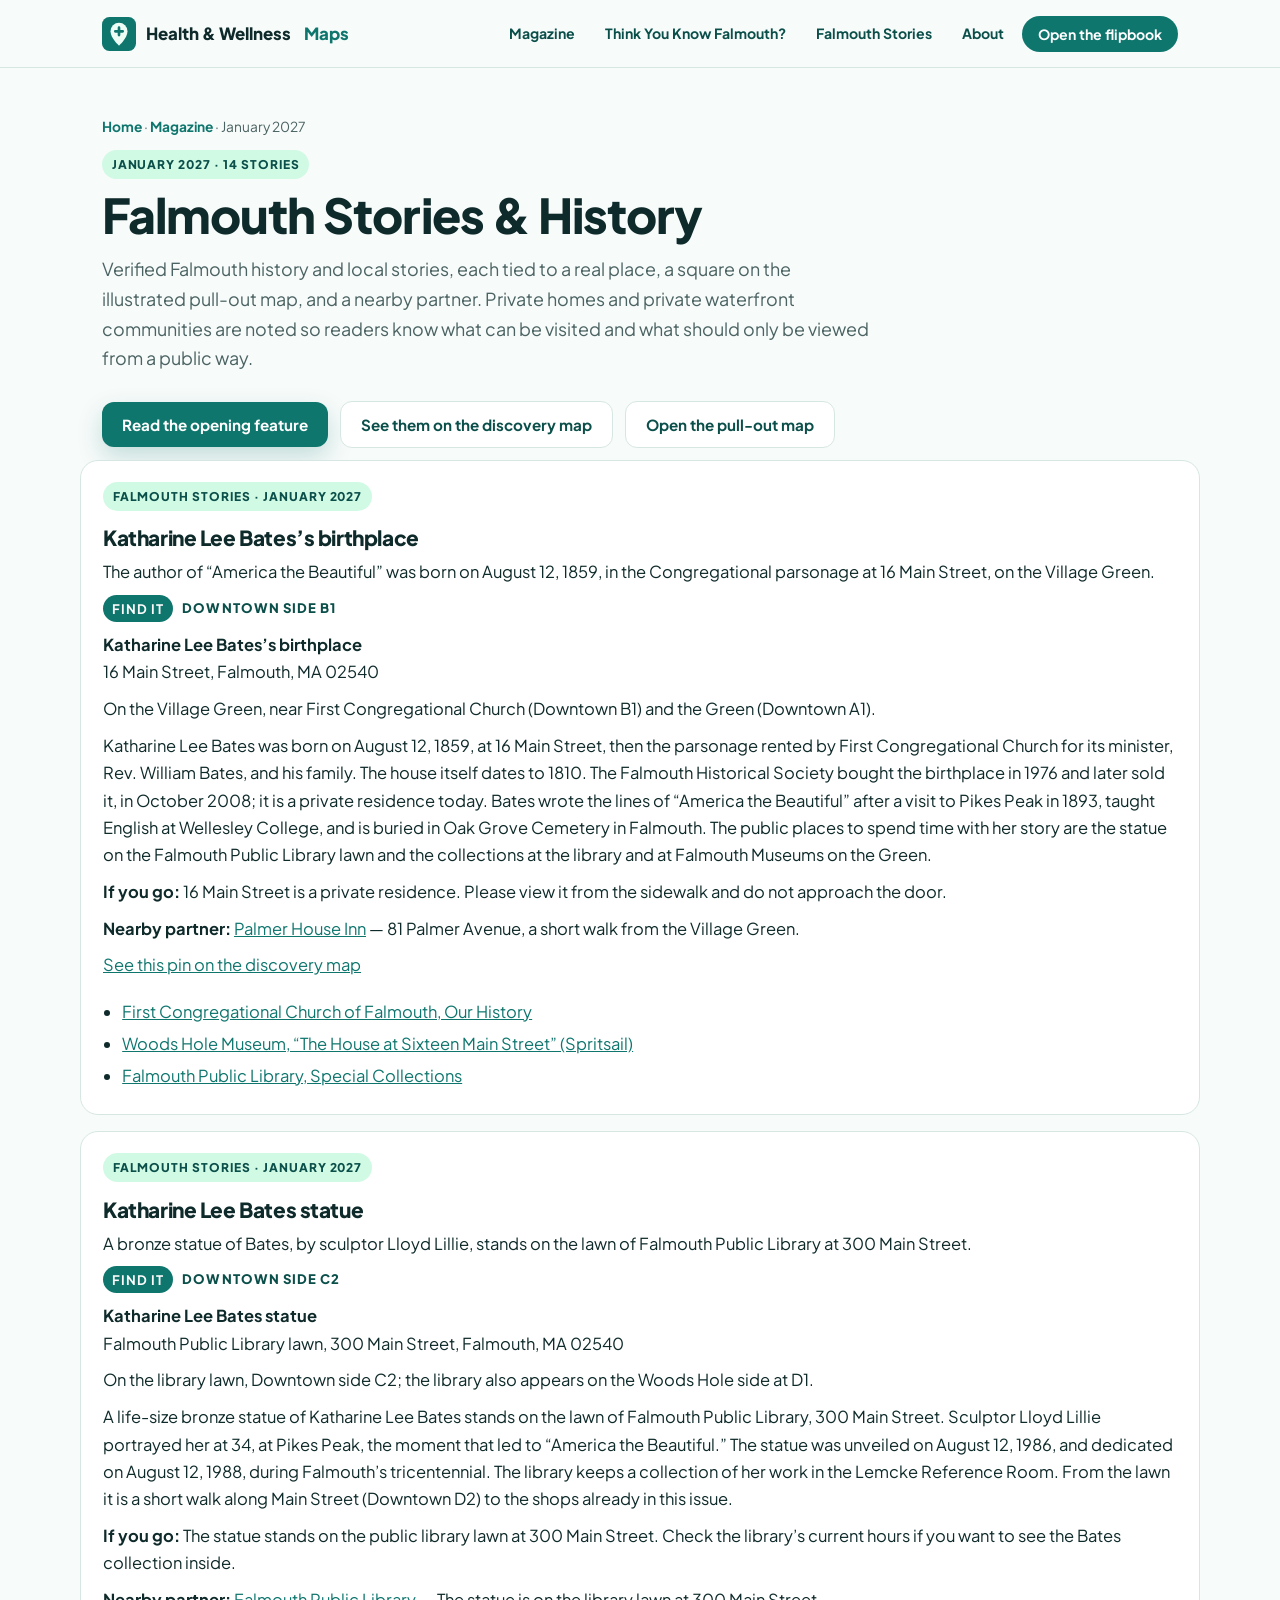
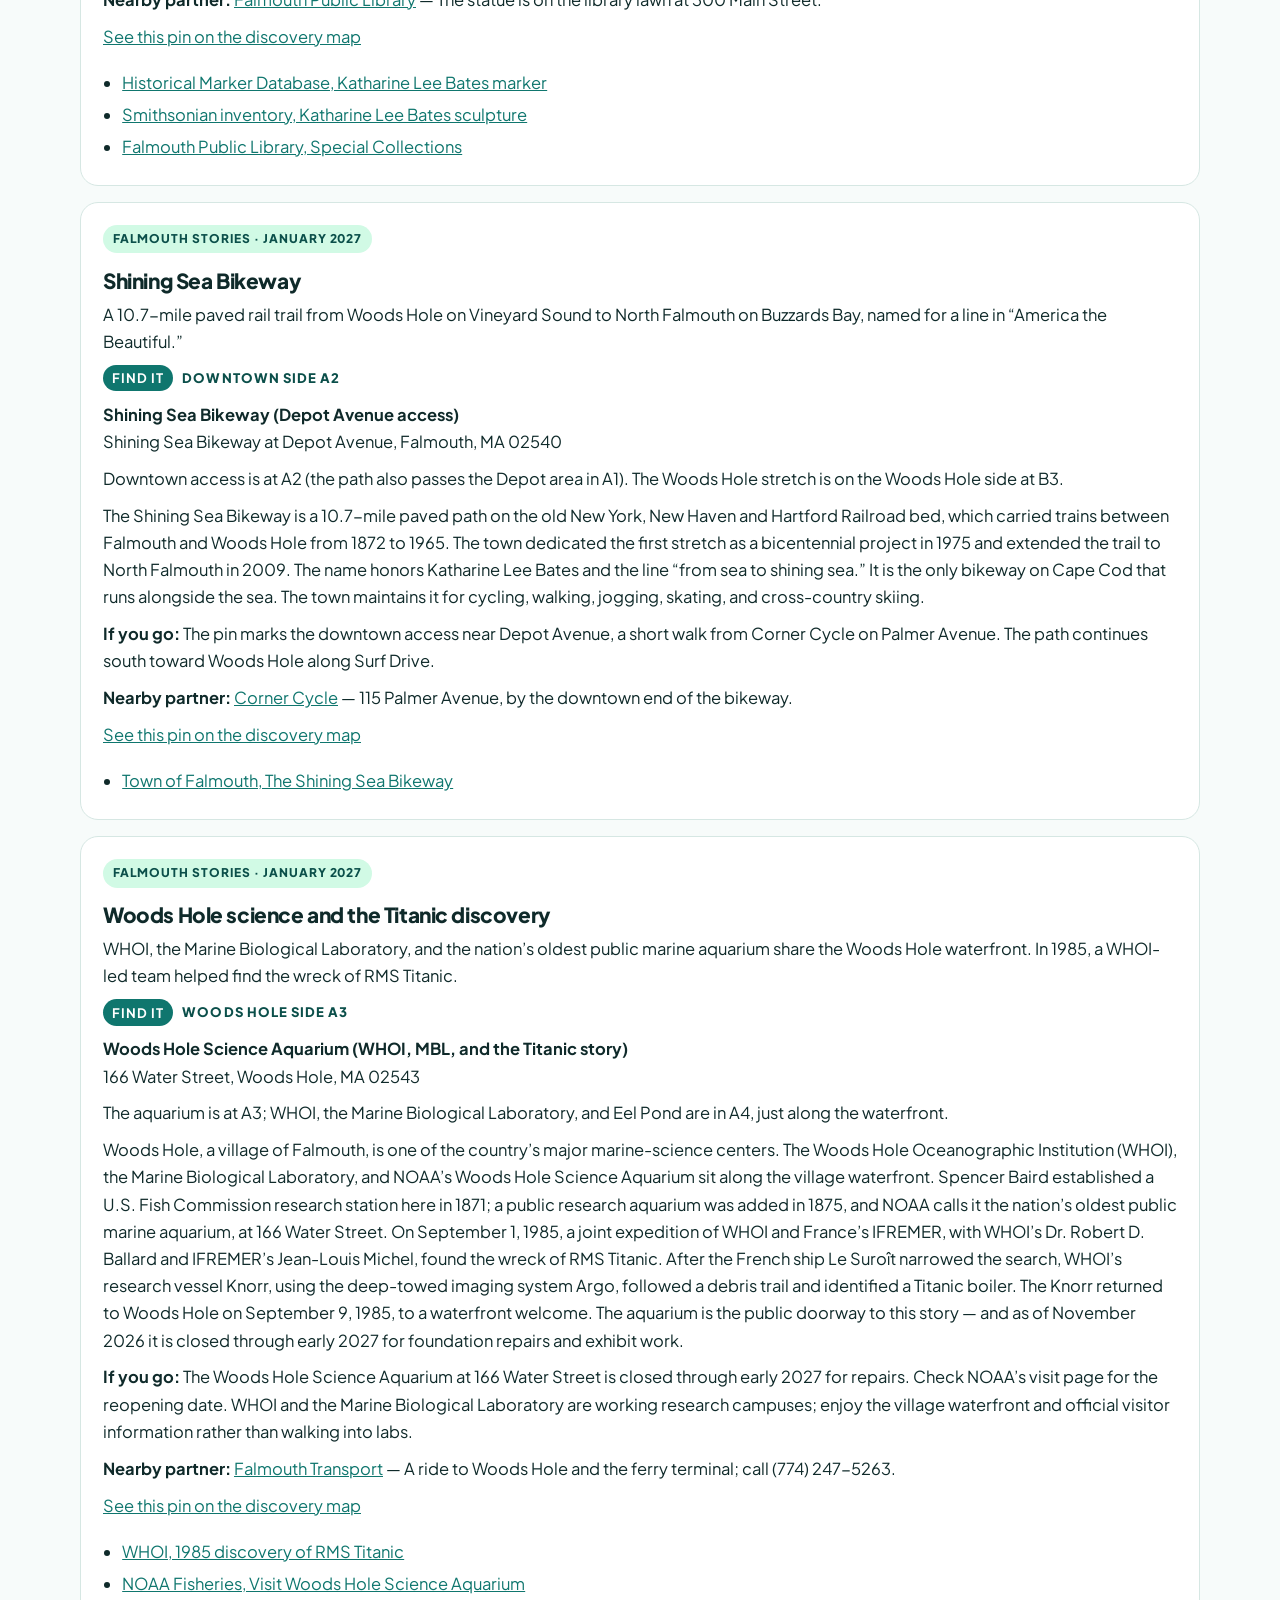
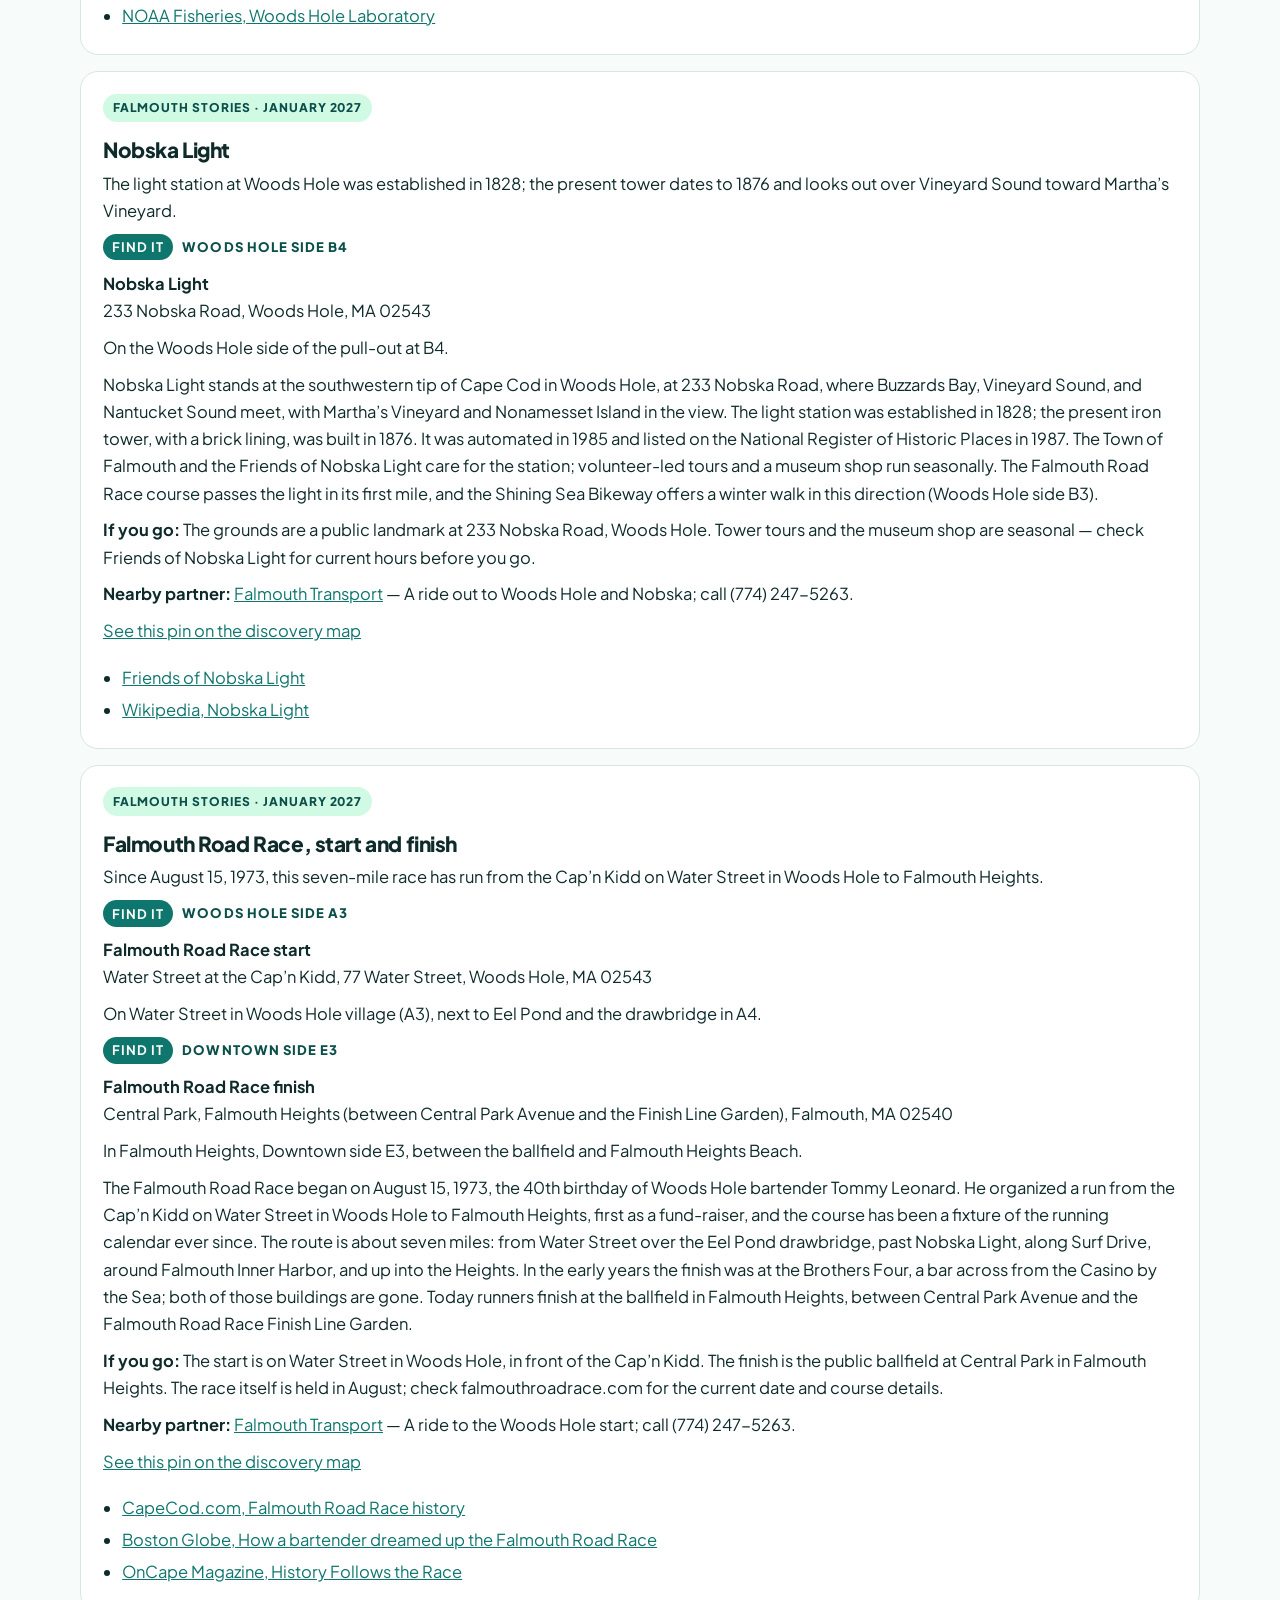
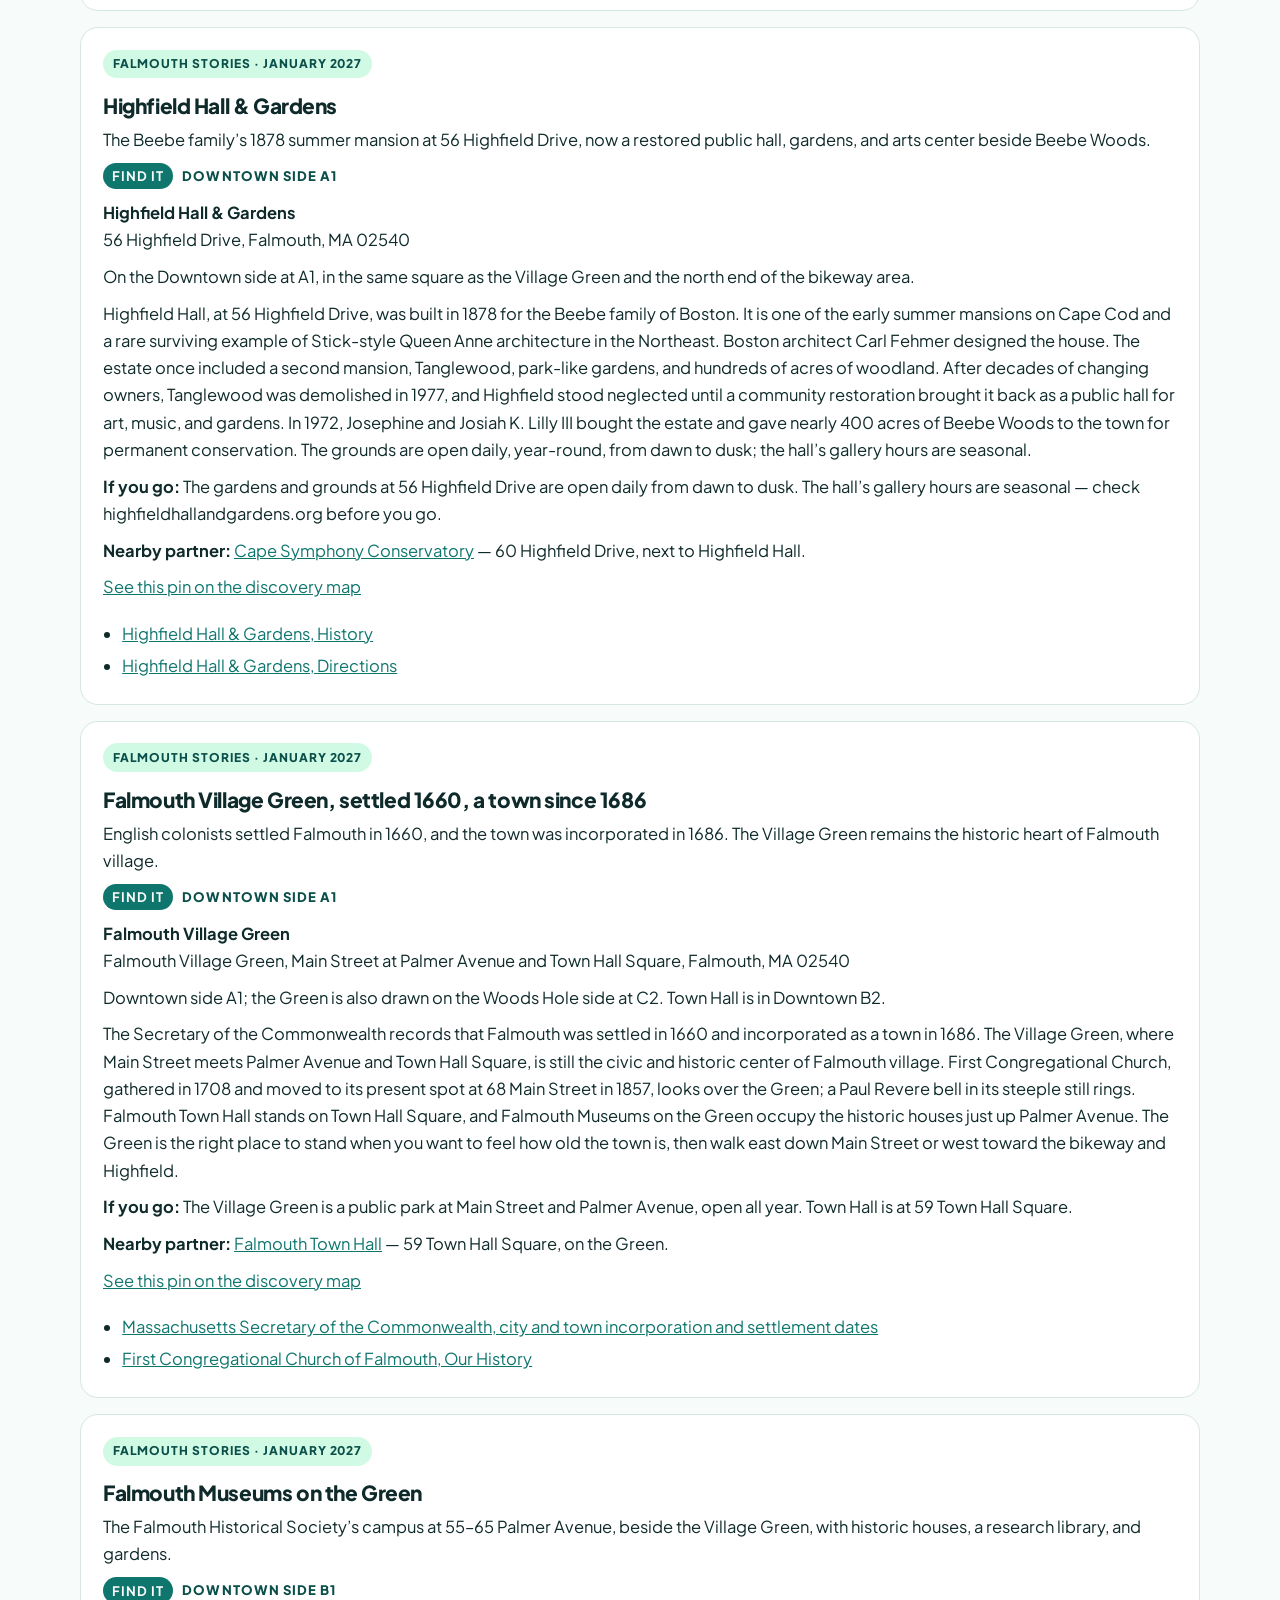
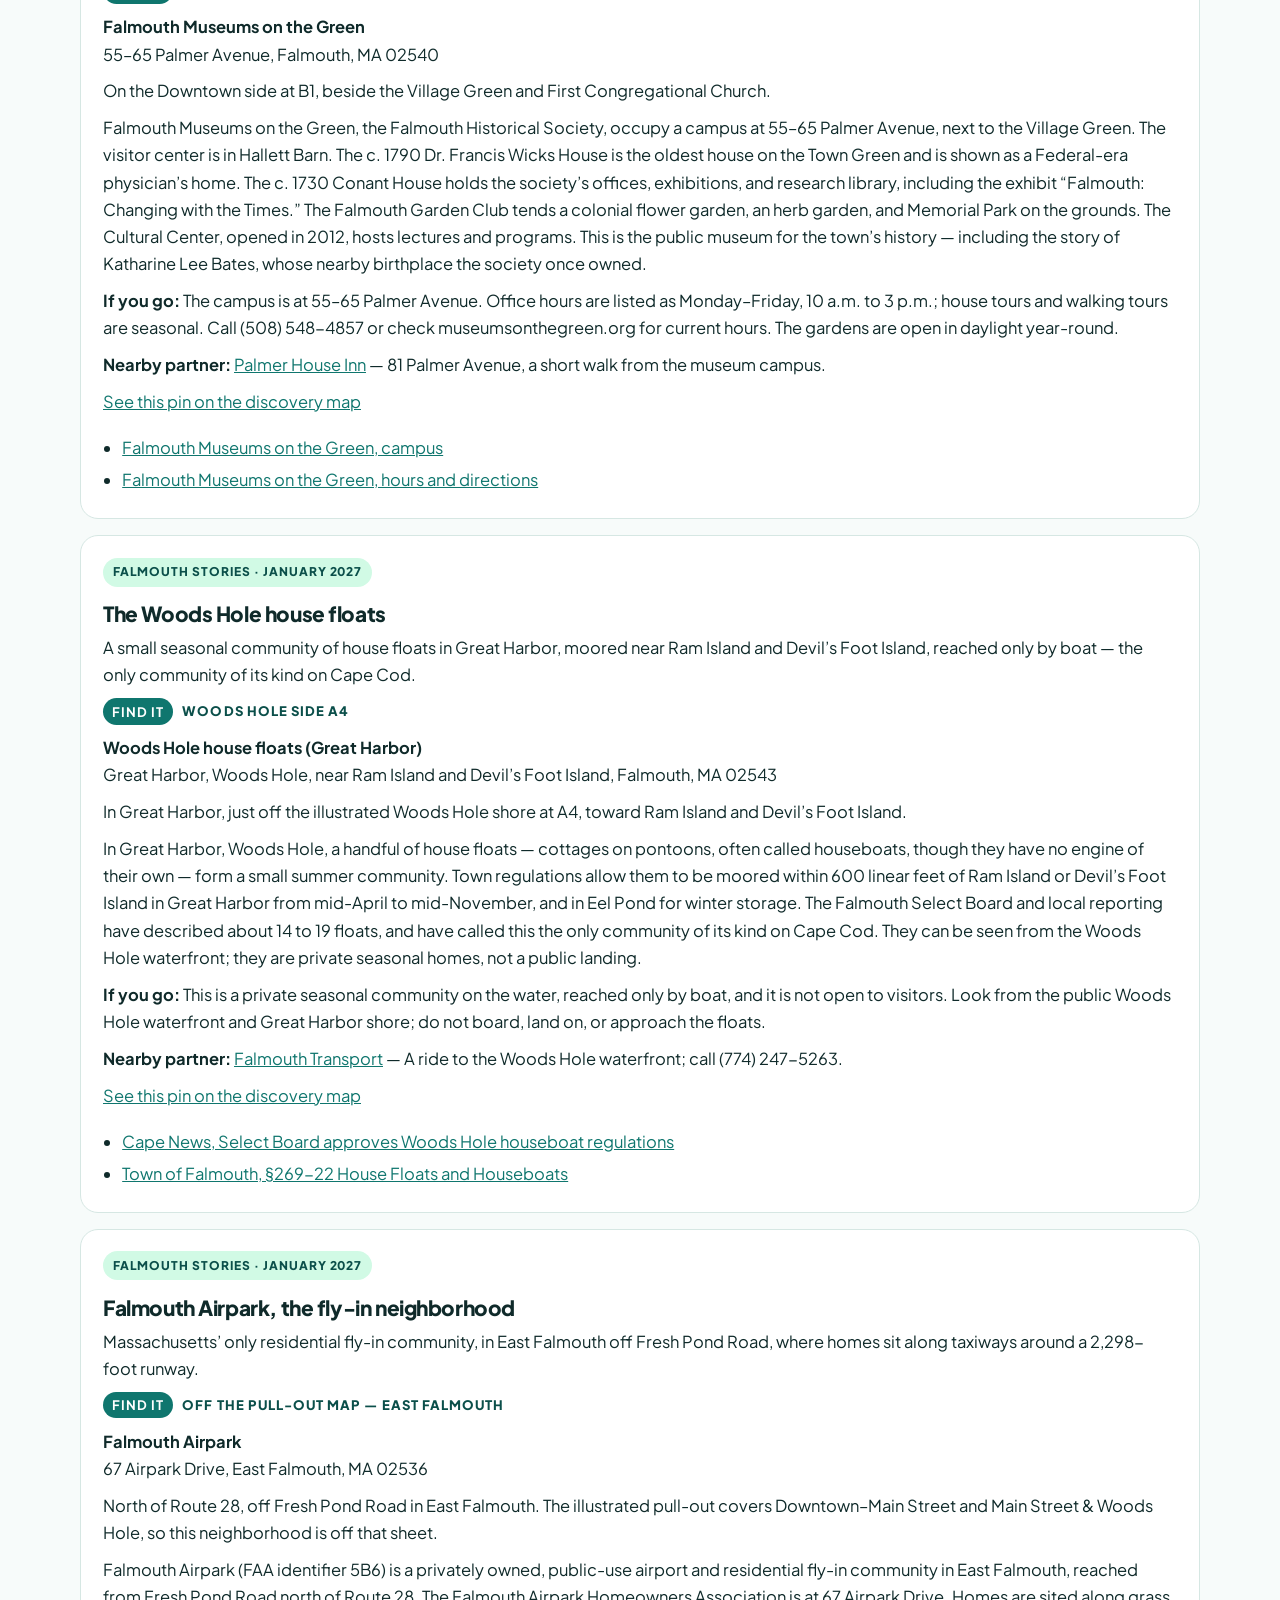
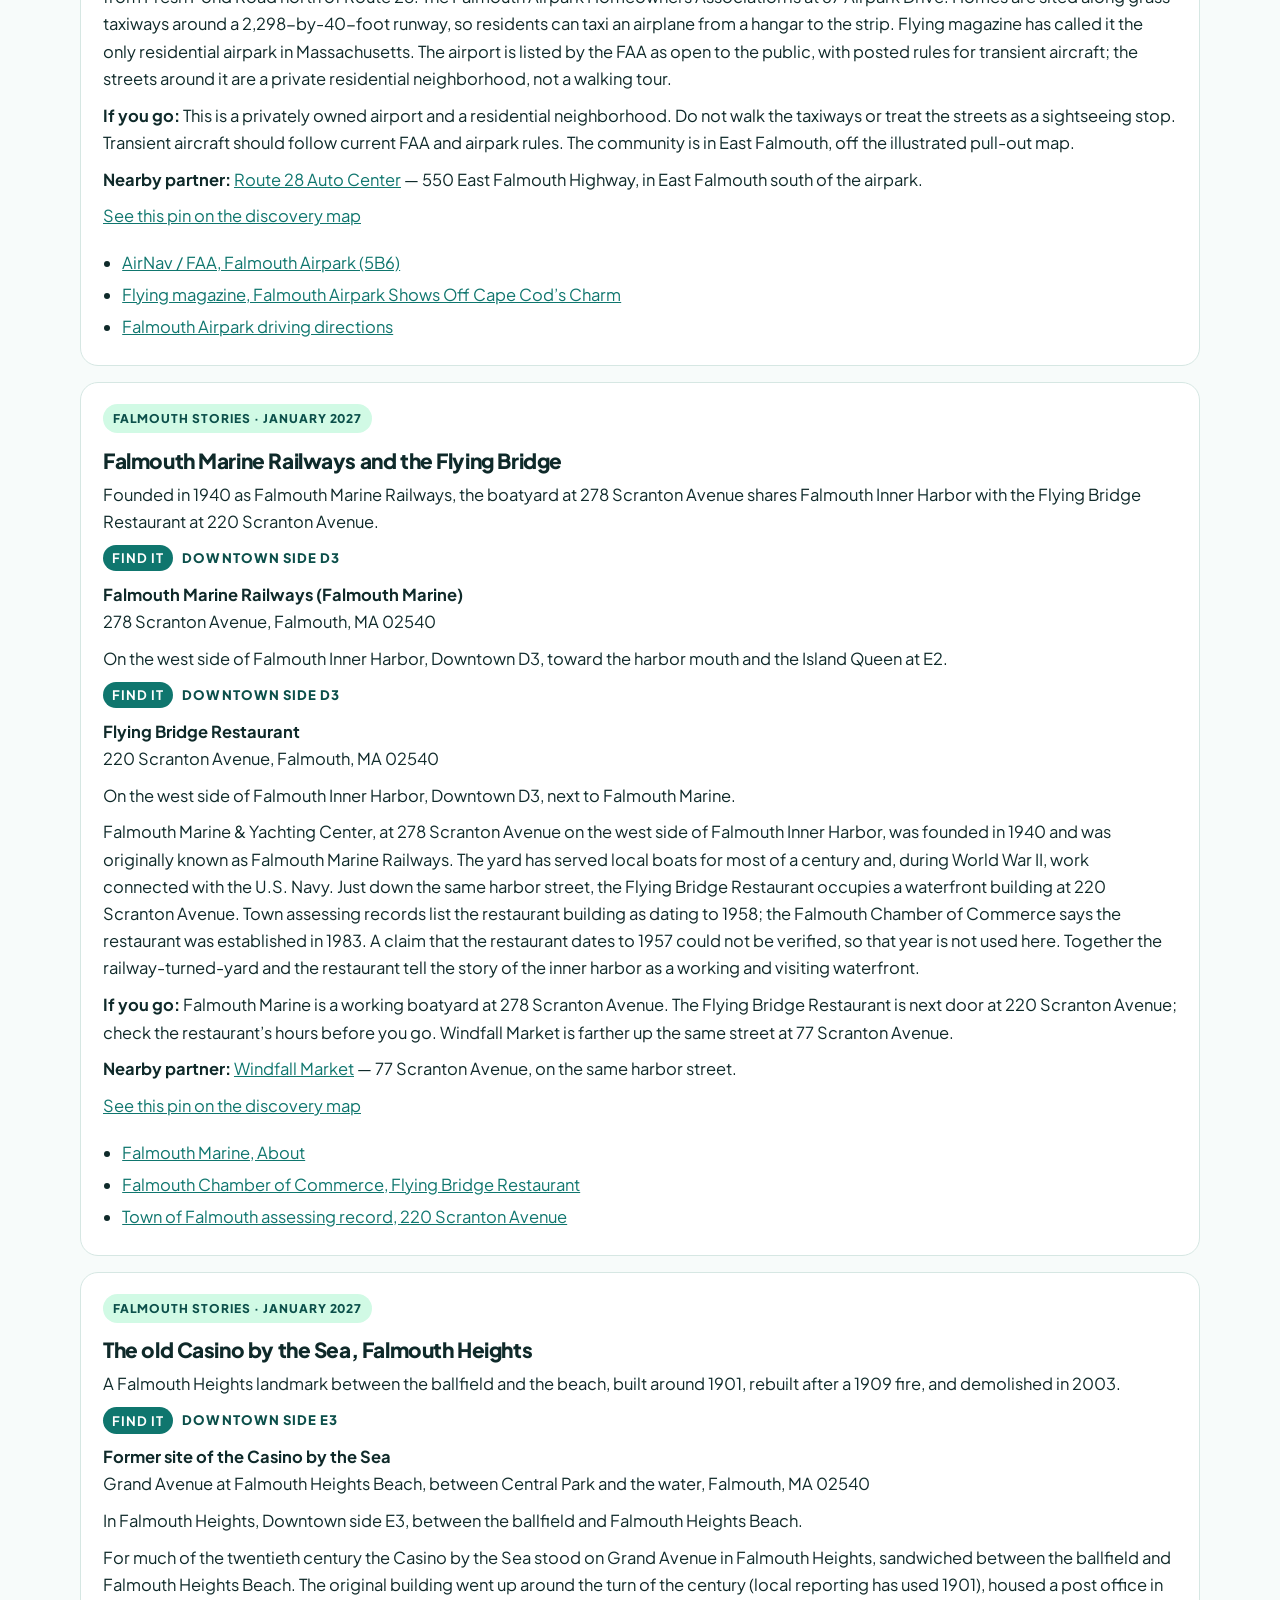
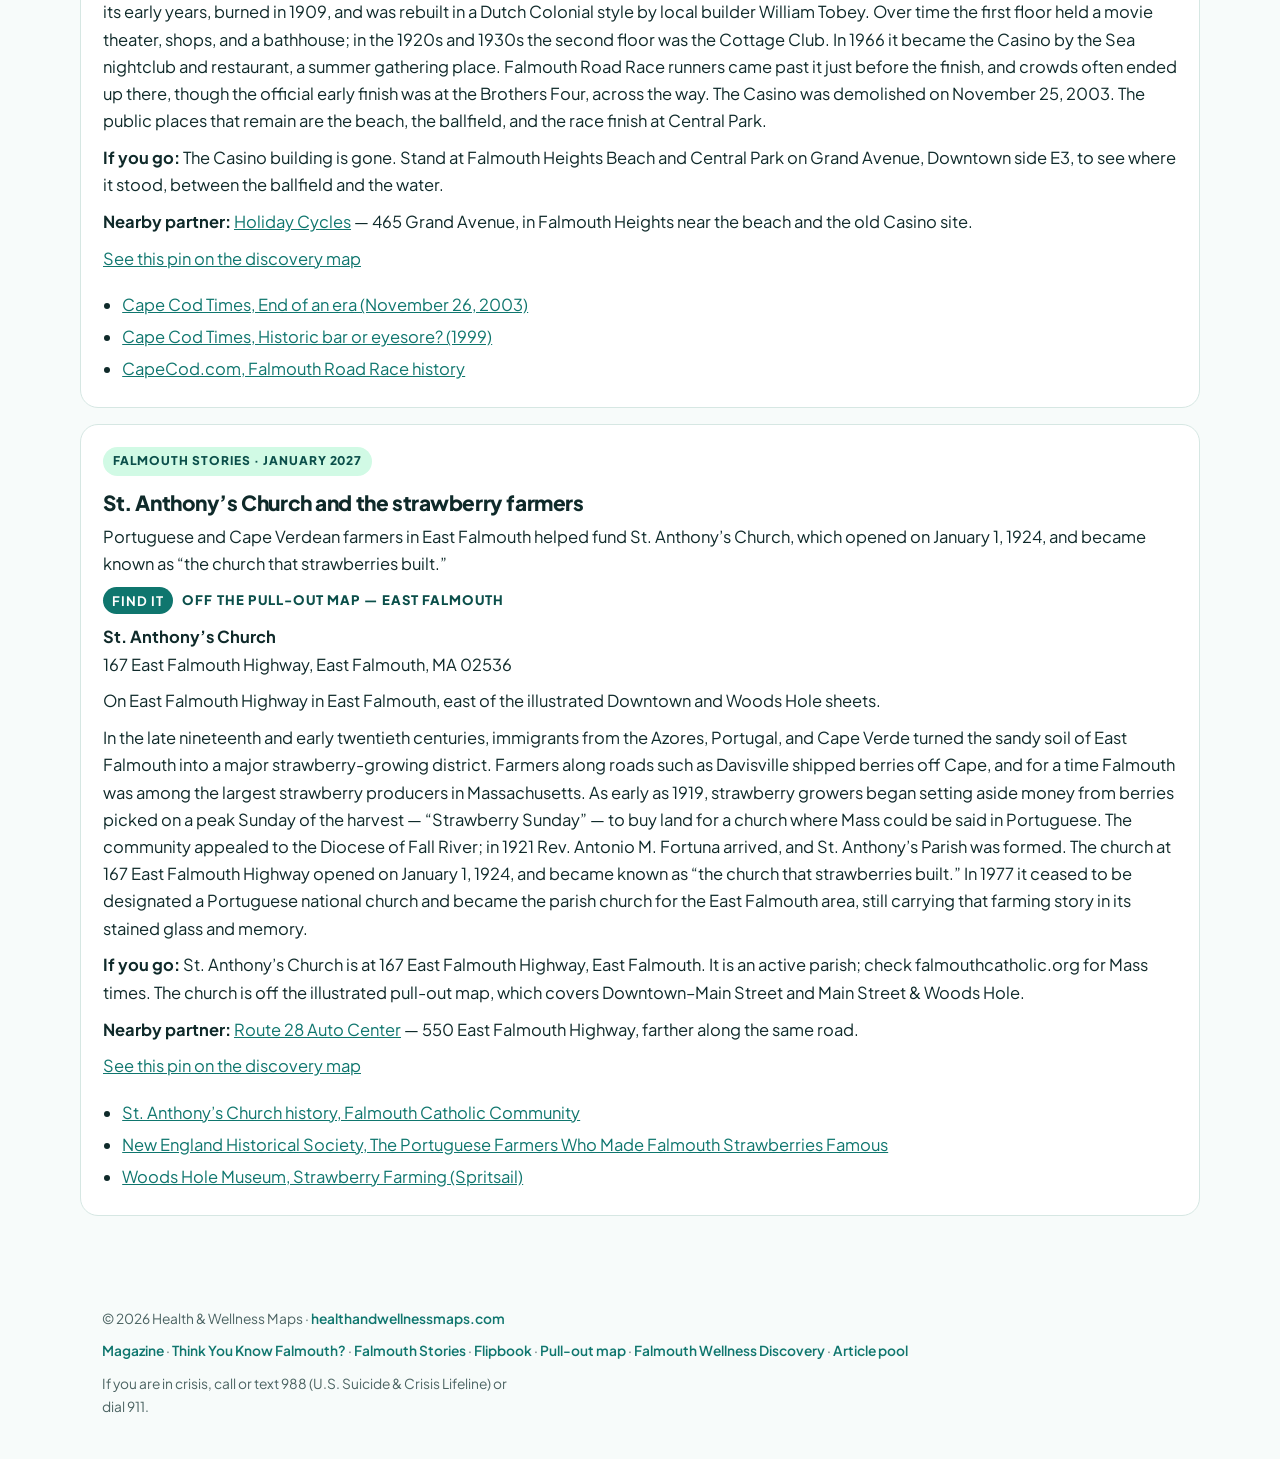
<file: falmouth/stories.html>
<!DOCTYPE html>
<html lang="en">
<head>
<meta charset="utf-8">
<meta name="viewport" content="width=device-width, initial-scale=1">
<title>Falmouth Stories & History | Health & Wellness Maps</title>
<meta name="description" content="Verified Falmouth history and local stories for the January 2027 wellness magazine, each tied to a pull-out map grid square and a nearby partner.">
<meta name="theme-color" content="#0f766e">
<meta name="robots" content="index,follow">
<link rel="canonical" href="https://healthandwellnessmaps.com/falmouth/stories.html">
<meta property="og:title" content="Falmouth Stories & History">
<meta property="og:description" content="Verified Falmouth history and local stories for the January 2027 wellness magazine, each tied to a pull-out map grid square and a nearby partner.">
<meta property="og:type" content="article">
<meta property="og:url" content="https://healthandwellnessmaps.com/falmouth/stories.html">
<meta property="og:site_name" content="Health &amp; Wellness Maps">
<meta property="og:image" content="https://healthandwellnessmaps.com/falmouth/img/town-green-winter.jpg">
<meta name="twitter:card" content="summary_large_image">
<link rel="icon" href="data:image/svg+xml,%3Csvg xmlns='http://www.w3.org/2000/svg' viewBox='0 0 64 64'%3E%3Crect width='64' height='64' rx='14' fill='%230f766e'/%3E%3Cpath d='M32 54s16-14 16-27a16 16 0 0 0-32 0c0 13 16 27 16 27z' fill='%23ecfdf5'/%3E%3Cpath d='M32 20v14M25 27h14' stroke='%230f766e' stroke-width='5' stroke-linecap='round'/%3E%3C/svg%3E">
<link rel="preconnect" href="https://fonts.googleapis.com">
<link rel="preconnect" href="https://fonts.gstatic.com" crossorigin>
<link href="https://fonts.googleapis.com/css2?family=Plus+Jakarta+Sans:wght@400;500;600;700;800&display=swap" rel="stylesheet">
<link rel="stylesheet" href="/css/site.css">
</head>
<body>
<header>
  <div class="wrap">
    <a class="logo" href="/" aria-label="Health and Wellness Maps home">
      <svg viewBox="0 0 64 64" aria-hidden="true"><rect width="64" height="64" rx="14" fill="#0f766e"/><path d="M32 54s16-14 16-27a16 16 0 0 0-32 0c0 13 16 27 16 27z" fill="#ecfdf5"/><path d="M32 20v14M25 27h14" stroke="#0f766e" stroke-width="5" stroke-linecap="round"/></svg>
      Health&nbsp;&amp;&nbsp;Wellness&nbsp;<span>Maps</span>
    </a>
    <nav class="hnav" aria-label="Main">
      <a href="/falmouth/">Magazine</a><a class="hide-sm" href="/falmouth/think-you-know-falmouth.html">Think You Know Falmouth?</a><a class="hide-sm" href="/falmouth/stories.html" aria-current="page">Falmouth Stories</a><a class="hide-sm" href="/#about">About</a>
      <a class="btn" href="https://platinum00001.github.io/falmouth-wellness-discovery/magazine.html">Open the flipbook</a>
    </nav>
  </div>
</header>

<main>
  <section class="page-hero">
    <div class="wrap">
      <p class="crumb"><a href="/">Home</a> · <a href="/falmouth/">Magazine</a> · January 2027</p>
      <span class="status">January 2027 · 14 stories</span>
      <h1>Falmouth Stories &amp; History</h1>
      <p class="lead">Verified Falmouth history and local stories, each tied to a real place, a square on the illustrated pull-out map, and a nearby partner. Private homes and private waterfront communities are noted so readers know what can be visited and what should only be viewed from a public way.</p>
      <div class="cta-row">
        <a class="btn btn-primary" href="/falmouth/think-you-know-falmouth.html">Read the opening feature</a>
        <a class="btn btn-ghost" href="https://platinum00001.github.io/falmouth-wellness-discovery/map.html?layer=history">See them on the discovery map</a>
        <a class="btn btn-ghost" href="https://platinum00001.github.io/falmouth-wellness-discovery/magazine.html?page=12">Open the pull-out map</a>
      </div>
    </div>
  </section>
  <section>
    <div class="wrap story-list">
      <article class="story" id="bates-birthplace">
      <p class="status">Falmouth Stories · January 2027</p>
      <h2>Katharine Lee Bates’s birthplace</h2>
      <p class="lead-p">The author of “America the Beautiful” was born on August 12, 1859, in the Congregational parsonage at 16 Main Street, on the Village Green.</p>
      <p class="find"><b>Find it</b> Downtown side B1</p><p><strong>Katharine Lee Bates’s birthplace</strong><br>16 Main Street, Falmouth, MA 02540</p><p>On the Village Green, near First Congregational Church (Downtown B1) and the Green (Downtown A1).</p>
      <p>Katharine Lee Bates was born on August 12, 1859, at 16 Main Street, then the parsonage rented by First Congregational Church for its minister, Rev. William Bates, and his family. The house itself dates to 1810. The Falmouth Historical Society bought the birthplace in 1976 and later sold it, in October 2008; it is a private residence today. Bates wrote the lines of “America the Beautiful” after a visit to Pikes Peak in 1893, taught English at Wellesley College, and is buried in Oak Grove Cemetery in Falmouth. The public places to spend time with her story are the statue on the Falmouth Public Library lawn and the collections at the library and at Falmouth Museums on the Green.</p>
      <p><strong>If you go:</strong> 16 Main Street is a private residence. Please view it from the sidewalk and do not approach the door.</p>
      <p><strong>Nearby partner:</strong> <a href="https://platinum00001.github.io/falmouth-wellness-discovery/hotels/">Palmer House Inn</a> — 81 Palmer Avenue, a short walk from the Village Green.</p>
      <p><a href="https://platinum00001.github.io/falmouth-wellness-discovery/map.html?story=bates-birthplace">See this pin on the discovery map</a></p>
      <ul class="src"><li><a href="https://firstcongregationalfalmouth.org/our-history" rel="noopener">First Congregational Church of Falmouth, Our History</a></li><li><a href="https://woodsholemuseum.org/oldpages/sprtsl/v23n2-KLBMainSt.pdf" rel="noopener">Woods Hole Museum, “The House at Sixteen Main Street” (Spritsail)</a></li><li><a href="https://www.falmouthpubliclibrary.org/services/special-collections/" rel="noopener">Falmouth Public Library, Special Collections</a></li></ul>
    </article><article class="story" id="bates-statue">
      <p class="status">Falmouth Stories · January 2027</p>
      <h2>Katharine Lee Bates statue</h2>
      <p class="lead-p">A bronze statue of Bates, by sculptor Lloyd Lillie, stands on the lawn of Falmouth Public Library at 300 Main Street.</p>
      <p class="find"><b>Find it</b> Downtown side C2</p><p><strong>Katharine Lee Bates statue</strong><br>Falmouth Public Library lawn, 300 Main Street, Falmouth, MA 02540</p><p>On the library lawn, Downtown side C2; the library also appears on the Woods Hole side at D1.</p>
      <p>A life-size bronze statue of Katharine Lee Bates stands on the lawn of Falmouth Public Library, 300 Main Street. Sculptor Lloyd Lillie portrayed her at 34, at Pikes Peak, the moment that led to “America the Beautiful.” The statue was unveiled on August 12, 1986, and dedicated on August 12, 1988, during Falmouth’s tricentennial. The library keeps a collection of her work in the Lemcke Reference Room. From the lawn it is a short walk along Main Street (Downtown D2) to the shops already in this issue.</p>
      <p><strong>If you go:</strong> The statue stands on the public library lawn at 300 Main Street. Check the library’s current hours if you want to see the Bates collection inside.</p>
      <p><strong>Nearby partner:</strong> <a href="https://platinum00001.github.io/falmouth-wellness-discovery/community/">Falmouth Public Library</a> — The statue is on the library lawn at 300 Main Street.</p>
      <p><a href="https://platinum00001.github.io/falmouth-wellness-discovery/map.html?story=bates-statue">See this pin on the discovery map</a></p>
      <ul class="src"><li><a href="https://www.hmdb.org/m.asp?m=234490" rel="noopener">Historical Marker Database, Katharine Lee Bates marker</a></li><li><a href="https://www.si.edu/object/katharine-lee-bates-author-america-beautiful-sculpture%3Asiris_ari_29279" rel="noopener">Smithsonian inventory, Katharine Lee Bates sculpture</a></li><li><a href="https://www.falmouthpubliclibrary.org/services/special-collections/" rel="noopener">Falmouth Public Library, Special Collections</a></li></ul>
    </article><article class="story" id="shining-sea-bikeway">
      <p class="status">Falmouth Stories · January 2027</p>
      <h2>Shining Sea Bikeway</h2>
      <p class="lead-p">A 10.7-mile paved rail trail from Woods Hole on Vineyard Sound to North Falmouth on Buzzards Bay, named for a line in “America the Beautiful.”</p>
      <p class="find"><b>Find it</b> Downtown side A2</p><p><strong>Shining Sea Bikeway (Depot Avenue access)</strong><br>Shining Sea Bikeway at Depot Avenue, Falmouth, MA 02540</p><p>Downtown access is at A2 (the path also passes the Depot area in A1). The Woods Hole stretch is on the Woods Hole side at B3.</p>
      <p>The Shining Sea Bikeway is a 10.7-mile paved path on the old New York, New Haven and Hartford Railroad bed, which carried trains between Falmouth and Woods Hole from 1872 to 1965. The town dedicated the first stretch as a bicentennial project in 1975 and extended the trail to North Falmouth in 2009. The name honors Katharine Lee Bates and the line “from sea to shining sea.” It is the only bikeway on Cape Cod that runs alongside the sea. The town maintains it for cycling, walking, jogging, skating, and cross-country skiing.</p>
      <p><strong>If you go:</strong> The pin marks the downtown access near Depot Avenue, a short walk from Corner Cycle on Palmer Avenue. The path continues south toward Woods Hole along Surf Drive.</p>
      <p><strong>Nearby partner:</strong> <a href="https://platinum00001.github.io/falmouth-wellness-discovery/bike-shop/">Corner Cycle</a> — 115 Palmer Avenue, by the downtown end of the bikeway.</p>
      <p><a href="https://platinum00001.github.io/falmouth-wellness-discovery/map.html?story=shining-sea-bikeway">See this pin on the discovery map</a></p>
      <ul class="src"><li><a href="https://www.falmouthma.gov/1362/The-Shining-Sea-Bikeway" rel="noopener">Town of Falmouth, The Shining Sea Bikeway</a></li></ul>
    </article><article class="story" id="woods-hole-science">
      <p class="status">Falmouth Stories · January 2027</p>
      <h2>Woods Hole science and the Titanic discovery</h2>
      <p class="lead-p">WHOI, the Marine Biological Laboratory, and the nation’s oldest public marine aquarium share the Woods Hole waterfront. In 1985, a WHOI-led team helped find the wreck of RMS Titanic.</p>
      <p class="find"><b>Find it</b> Woods Hole side A3</p><p><strong>Woods Hole Science Aquarium (WHOI, MBL, and the Titanic story)</strong><br>166 Water Street, Woods Hole, MA 02543</p><p>The aquarium is at A3; WHOI, the Marine Biological Laboratory, and Eel Pond are in A4, just along the waterfront.</p>
      <p>Woods Hole, a village of Falmouth, is one of the country’s major marine-science centers. The Woods Hole Oceanographic Institution (WHOI), the Marine Biological Laboratory, and NOAA’s Woods Hole Science Aquarium sit along the village waterfront. Spencer Baird established a U.S. Fish Commission research station here in 1871; a public research aquarium was added in 1875, and NOAA calls it the nation’s oldest public marine aquarium, at 166 Water Street. On September 1, 1985, a joint expedition of WHOI and France’s IFREMER, with WHOI’s Dr. Robert D. Ballard and IFREMER’s Jean-Louis Michel, found the wreck of RMS Titanic. After the French ship Le Suroît narrowed the search, WHOI’s research vessel Knorr, using the deep-towed imaging system Argo, followed a debris trail and identified a Titanic boiler. The Knorr returned to Woods Hole on September 9, 1985, to a waterfront welcome. The aquarium is the public doorway to this story — and as of November 2026 it is closed through early 2027 for foundation repairs and exhibit work.</p>
      <p><strong>If you go:</strong> The Woods Hole Science Aquarium at 166 Water Street is closed through early 2027 for repairs. Check NOAA’s visit page for the reopening date. WHOI and the Marine Biological Laboratory are working research campuses; enjoy the village waterfront and official visitor information rather than walking into labs.</p>
      <p><strong>Nearby partner:</strong> <a href="https://platinum00001.github.io/falmouth-wellness-discovery/transportation/">Falmouth Transport</a> — A ride to Woods Hole and the ferry terminal; call (774) 247-5263.</p>
      <p><a href="https://platinum00001.github.io/falmouth-wellness-discovery/map.html?story=woods-hole-science">See this pin on the discovery map</a></p>
      <ul class="src"><li><a href="https://www.whoi.edu/ocean-learning-hub/ocean-topics/ocean-human-lives/underwater-archaeology/rms-titanic/1985-discovery-of-rms-titanic/" rel="noopener">WHOI, 1985 discovery of RMS Titanic</a></li><li><a href="https://www.fisheries.noaa.gov/new-england-mid-atlantic/about-us/woods-hole-science-aquarium" rel="noopener">NOAA Fisheries, Visit Woods Hole Science Aquarium</a></li><li><a href="https://www.fisheries.noaa.gov/about/woods-hole-laboratory" rel="noopener">NOAA Fisheries, Woods Hole Laboratory</a></li></ul>
    </article><article class="story" id="nobska-light">
      <p class="status">Falmouth Stories · January 2027</p>
      <h2>Nobska Light</h2>
      <p class="lead-p">The light station at Woods Hole was established in 1828; the present tower dates to 1876 and looks out over Vineyard Sound toward Martha’s Vineyard.</p>
      <p class="find"><b>Find it</b> Woods Hole side B4</p><p><strong>Nobska Light</strong><br>233 Nobska Road, Woods Hole, MA 02543</p><p>On the Woods Hole side of the pull-out at B4.</p>
      <p>Nobska Light stands at the southwestern tip of Cape Cod in Woods Hole, at 233 Nobska Road, where Buzzards Bay, Vineyard Sound, and Nantucket Sound meet, with Martha’s Vineyard and Nonamesset Island in the view. The light station was established in 1828; the present iron tower, with a brick lining, was built in 1876. It was automated in 1985 and listed on the National Register of Historic Places in 1987. The Town of Falmouth and the Friends of Nobska Light care for the station; volunteer-led tours and a museum shop run seasonally. The Falmouth Road Race course passes the light in its first mile, and the Shining Sea Bikeway offers a winter walk in this direction (Woods Hole side B3).</p>
      <p><strong>If you go:</strong> The grounds are a public landmark at 233 Nobska Road, Woods Hole. Tower tours and the museum shop are seasonal — check Friends of Nobska Light for current hours before you go.</p>
      <p><strong>Nearby partner:</strong> <a href="https://platinum00001.github.io/falmouth-wellness-discovery/transportation/">Falmouth Transport</a> — A ride out to Woods Hole and Nobska; call (774) 247-5263.</p>
      <p><a href="https://platinum00001.github.io/falmouth-wellness-discovery/map.html?story=nobska-light">See this pin on the discovery map</a></p>
      <ul class="src"><li><a href="https://friendsofnobska.org/" rel="noopener">Friends of Nobska Light</a></li><li><a href="https://en.wikipedia.org/wiki/Nobska_Light" rel="noopener">Wikipedia, Nobska Light</a></li></ul>
    </article><article class="story" id="falmouth-road-race">
      <p class="status">Falmouth Stories · January 2027</p>
      <h2>Falmouth Road Race, start and finish</h2>
      <p class="lead-p">Since August 15, 1973, this seven-mile race has run from the Cap’n Kidd on Water Street in Woods Hole to Falmouth Heights.</p>
      <p class="find"><b>Find it</b> Woods Hole side A3</p><p><strong>Falmouth Road Race start</strong><br>Water Street at the Cap’n Kidd, 77 Water Street, Woods Hole, MA 02543</p><p>On Water Street in Woods Hole village (A3), next to Eel Pond and the drawbridge in A4.</p><p class="find"><b>Find it</b> Downtown side E3</p><p><strong>Falmouth Road Race finish</strong><br>Central Park, Falmouth Heights (between Central Park Avenue and the Finish Line Garden), Falmouth, MA 02540</p><p>In Falmouth Heights, Downtown side E3, between the ballfield and Falmouth Heights Beach.</p>
      <p>The Falmouth Road Race began on August 15, 1973, the 40th birthday of Woods Hole bartender Tommy Leonard. He organized a run from the Cap’n Kidd on Water Street in Woods Hole to Falmouth Heights, first as a fund-raiser, and the course has been a fixture of the running calendar ever since. The route is about seven miles: from Water Street over the Eel Pond drawbridge, past Nobska Light, along Surf Drive, around Falmouth Inner Harbor, and up into the Heights. In the early years the finish was at the Brothers Four, a bar across from the Casino by the Sea; both of those buildings are gone. Today runners finish at the ballfield in Falmouth Heights, between Central Park Avenue and the Falmouth Road Race Finish Line Garden.</p>
      <p><strong>If you go:</strong> The start is on Water Street in Woods Hole, in front of the Cap’n Kidd. The finish is the public ballfield at Central Park in Falmouth Heights. The race itself is held in August; check falmouthroadrace.com for the current date and course details.</p>
      <p><strong>Nearby partner:</strong> <a href="https://platinum00001.github.io/falmouth-wellness-discovery/transportation/">Falmouth Transport</a> — A ride to the Woods Hole start; call (774) 247-5263.</p>
      <p><a href="https://platinum00001.github.io/falmouth-wellness-discovery/map.html?story=falmouth-road-race">See this pin on the discovery map</a></p>
      <ul class="src"><li><a href="https://www.capecod.com/newscenter/falmouth-road-race-a-world-class-event-with-small-town-charm/" rel="noopener">CapeCod.com, Falmouth Road Race history</a></li><li><a href="https://www.bostonglobe.com/magazine/2015/08/15/the-most-famous-miles/vEYimIXNOrFu3tLAjq6WfO/story.html" rel="noopener">Boston Globe, How a bartender dreamed up the Falmouth Road Race</a></li><li><a href="https://oncapemagazine.com/history-follows-the-race/" rel="noopener">OnCape Magazine, History Follows the Race</a></li></ul>
    </article><article class="story" id="highfield-hall">
      <p class="status">Falmouth Stories · January 2027</p>
      <h2>Highfield Hall &amp; Gardens</h2>
      <p class="lead-p">The Beebe family’s 1878 summer mansion at 56 Highfield Drive, now a restored public hall, gardens, and arts center beside Beebe Woods.</p>
      <p class="find"><b>Find it</b> Downtown side A1</p><p><strong>Highfield Hall &amp; Gardens</strong><br>56 Highfield Drive, Falmouth, MA 02540</p><p>On the Downtown side at A1, in the same square as the Village Green and the north end of the bikeway area.</p>
      <p>Highfield Hall, at 56 Highfield Drive, was built in 1878 for the Beebe family of Boston. It is one of the early summer mansions on Cape Cod and a rare surviving example of Stick-style Queen Anne architecture in the Northeast. Boston architect Carl Fehmer designed the house. The estate once included a second mansion, Tanglewood, park-like gardens, and hundreds of acres of woodland. After decades of changing owners, Tanglewood was demolished in 1977, and Highfield stood neglected until a community restoration brought it back as a public hall for art, music, and gardens. In 1972, Josephine and Josiah K. Lilly III bought the estate and gave nearly 400 acres of Beebe Woods to the town for permanent conservation. The grounds are open daily, year-round, from dawn to dusk; the hall’s gallery hours are seasonal.</p>
      <p><strong>If you go:</strong> The gardens and grounds at 56 Highfield Drive are open daily from dawn to dusk. The hall’s gallery hours are seasonal — check highfieldhallandgardens.org before you go.</p>
      <p><strong>Nearby partner:</strong> <a href="https://platinum00001.github.io/falmouth-wellness-discovery/music-lessons/">Cape Symphony Conservatory</a> — 60 Highfield Drive, next to Highfield Hall.</p>
      <p><a href="https://platinum00001.github.io/falmouth-wellness-discovery/map.html?story=highfield-hall">See this pin on the discovery map</a></p>
      <ul class="src"><li><a href="https://highfieldhallandgardens.org/about-us/history/" rel="noopener">Highfield Hall &amp; Gardens, History</a></li><li><a href="https://highfieldhallandgardens.org/visit-highfield/contact-us/" rel="noopener">Highfield Hall &amp; Gardens, Directions</a></li></ul>
    </article><article class="story" id="village-green">
      <p class="status">Falmouth Stories · January 2027</p>
      <h2>Falmouth Village Green, settled 1660, a town since 1686</h2>
      <p class="lead-p">English colonists settled Falmouth in 1660, and the town was incorporated in 1686. The Village Green remains the historic heart of Falmouth village.</p>
      <p class="find"><b>Find it</b> Downtown side A1</p><p><strong>Falmouth Village Green</strong><br>Falmouth Village Green, Main Street at Palmer Avenue and Town Hall Square, Falmouth, MA 02540</p><p>Downtown side A1; the Green is also drawn on the Woods Hole side at C2. Town Hall is in Downtown B2.</p>
      <p>The Secretary of the Commonwealth records that Falmouth was settled in 1660 and incorporated as a town in 1686. The Village Green, where Main Street meets Palmer Avenue and Town Hall Square, is still the civic and historic center of Falmouth village. First Congregational Church, gathered in 1708 and moved to its present spot at 68 Main Street in 1857, looks over the Green; a Paul Revere bell in its steeple still rings. Falmouth Town Hall stands on Town Hall Square, and Falmouth Museums on the Green occupy the historic houses just up Palmer Avenue. The Green is the right place to stand when you want to feel how old the town is, then walk east down Main Street or west toward the bikeway and Highfield.</p>
      <p><strong>If you go:</strong> The Village Green is a public park at Main Street and Palmer Avenue, open all year. Town Hall is at 59 Town Hall Square.</p>
      <p><strong>Nearby partner:</strong> <a href="https://platinum00001.github.io/falmouth-wellness-discovery/community/">Falmouth Town Hall</a> — 59 Town Hall Square, on the Green.</p>
      <p><a href="https://platinum00001.github.io/falmouth-wellness-discovery/map.html?story=village-green">See this pin on the discovery map</a></p>
      <ul class="src"><li><a href="https://www.sec.state.ma.us/divisions/cis/historical/incorporation-settlement.htm" rel="noopener">Massachusetts Secretary of the Commonwealth, city and town incorporation and settlement dates</a></li><li><a href="https://firstcongregationalfalmouth.org/our-history" rel="noopener">First Congregational Church of Falmouth, Our History</a></li></ul>
    </article><article class="story" id="museums-on-the-green">
      <p class="status">Falmouth Stories · January 2027</p>
      <h2>Falmouth Museums on the Green</h2>
      <p class="lead-p">The Falmouth Historical Society’s campus at 55–65 Palmer Avenue, beside the Village Green, with historic houses, a research library, and gardens.</p>
      <p class="find"><b>Find it</b> Downtown side B1</p><p><strong>Falmouth Museums on the Green</strong><br>55–65 Palmer Avenue, Falmouth, MA 02540</p><p>On the Downtown side at B1, beside the Village Green and First Congregational Church.</p>
      <p>Falmouth Museums on the Green, the Falmouth Historical Society, occupy a campus at 55–65 Palmer Avenue, next to the Village Green. The visitor center is in Hallett Barn. The c. 1790 Dr. Francis Wicks House is the oldest house on the Town Green and is shown as a Federal-era physician’s home. The c. 1730 Conant House holds the society’s offices, exhibitions, and research library, including the exhibit “Falmouth: Changing with the Times.” The Falmouth Garden Club tends a colonial flower garden, an herb garden, and Memorial Park on the grounds. The Cultural Center, opened in 2012, hosts lectures and programs. This is the public museum for the town’s history — including the story of Katharine Lee Bates, whose nearby birthplace the society once owned.</p>
      <p><strong>If you go:</strong> The campus is at 55–65 Palmer Avenue. Office hours are listed as Monday–Friday, 10 a.m. to 3 p.m.; house tours and walking tours are seasonal. Call (508) 548-4857 or check museumsonthegreen.org for current hours. The gardens are open in daylight year-round.</p>
      <p><strong>Nearby partner:</strong> <a href="https://platinum00001.github.io/falmouth-wellness-discovery/hotels/">Palmer House Inn</a> — 81 Palmer Avenue, a short walk from the museum campus.</p>
      <p><a href="https://platinum00001.github.io/falmouth-wellness-discovery/map.html?story=museums-on-the-green">See this pin on the discovery map</a></p>
      <ul class="src"><li><a href="https://museumsonthegreen.org/visit-us/museums-on-the-green-campus/" rel="noopener">Falmouth Museums on the Green, campus</a></li><li><a href="https://museumsonthegreen.org/visit-us/hours-and-directions/" rel="noopener">Falmouth Museums on the Green, hours and directions</a></li></ul>
    </article><article class="story" id="woods-hole-house-floats">
      <p class="status">Falmouth Stories · January 2027</p>
      <h2>The Woods Hole house floats</h2>
      <p class="lead-p">A small seasonal community of house floats in Great Harbor, moored near Ram Island and Devil’s Foot Island, reached only by boat — the only community of its kind on Cape Cod.</p>
      <p class="find"><b>Find it</b> Woods Hole side A4</p><p><strong>Woods Hole house floats (Great Harbor)</strong><br>Great Harbor, Woods Hole, near Ram Island and Devil’s Foot Island, Falmouth, MA 02543</p><p>In Great Harbor, just off the illustrated Woods Hole shore at A4, toward Ram Island and Devil’s Foot Island.</p>
      <p>In Great Harbor, Woods Hole, a handful of house floats — cottages on pontoons, often called houseboats, though they have no engine of their own — form a small summer community. Town regulations allow them to be moored within 600 linear feet of Ram Island or Devil’s Foot Island in Great Harbor from mid-April to mid-November, and in Eel Pond for winter storage. The Falmouth Select Board and local reporting have described about 14 to 19 floats, and have called this the only community of its kind on Cape Cod. They can be seen from the Woods Hole waterfront; they are private seasonal homes, not a public landing.</p>
      <p><strong>If you go:</strong> This is a private seasonal community on the water, reached only by boat, and it is not open to visitors. Look from the public Woods Hole waterfront and Great Harbor shore; do not board, land on, or approach the floats.</p>
      <p><strong>Nearby partner:</strong> <a href="https://platinum00001.github.io/falmouth-wellness-discovery/transportation/">Falmouth Transport</a> — A ride to the Woods Hole waterfront; call (774) 247-5263.</p>
      <p><a href="https://platinum00001.github.io/falmouth-wellness-discovery/map.html?story=woods-hole-house-floats">See this pin on the discovery map</a></p>
      <ul class="src"><li><a href="https://www.capenews.net/falmouth/news/select-board-approves-woods-hole-houseboat-regulations/article_5f87a397-214f-504d-b07a-1f6c1270b1dd.html" rel="noopener">Cape News, Select Board approves Woods Hole houseboat regulations</a></li><li><a href="https://ecode360.com/FA1385/laws/LF2428642.pdf" rel="noopener">Town of Falmouth, §269-22 House Floats and Houseboats</a></li></ul>
    </article><article class="story" id="falmouth-airpark">
      <p class="status">Falmouth Stories · January 2027</p>
      <h2>Falmouth Airpark, the fly-in neighborhood</h2>
      <p class="lead-p">Massachusetts’ only residential fly-in community, in East Falmouth off Fresh Pond Road, where homes sit along taxiways around a 2,298-foot runway.</p>
      <p class="find"><b>Find it</b> Off the pull-out map — East Falmouth</p><p><strong>Falmouth Airpark</strong><br>67 Airpark Drive, East Falmouth, MA 02536</p><p>North of Route 28, off Fresh Pond Road in East Falmouth. The illustrated pull-out covers Downtown–Main Street and Main Street &amp; Woods Hole, so this neighborhood is off that sheet.</p>
      <p>Falmouth Airpark (FAA identifier 5B6) is a privately owned, public-use airport and residential fly-in community in East Falmouth, reached from Fresh Pond Road north of Route 28. The Falmouth Airpark Homeowners Association is at 67 Airpark Drive. Homes are sited along grass taxiways around a 2,298-by-40-foot runway, so residents can taxi an airplane from a hangar to the strip. Flying magazine has called it the only residential airpark in Massachusetts. The airport is listed by the FAA as open to the public, with posted rules for transient aircraft; the streets around it are a private residential neighborhood, not a walking tour.</p>
      <p><strong>If you go:</strong> This is a privately owned airport and a residential neighborhood. Do not walk the taxiways or treat the streets as a sightseeing stop. Transient aircraft should follow current FAA and airpark rules. The community is in East Falmouth, off the illustrated pull-out map.</p>
      <p><strong>Nearby partner:</strong> <a href="https://platinum00001.github.io/falmouth-wellness-discovery/auto-insurance/">Route 28 Auto Center</a> — 550 East Falmouth Highway, in East Falmouth south of the airpark.</p>
      <p><a href="https://platinum00001.github.io/falmouth-wellness-discovery/map.html?story=falmouth-airpark">See this pin on the discovery map</a></p>
      <ul class="src"><li><a href="https://www.airnav.com/airport/5B6" rel="noopener">AirNav / FAA, Falmouth Airpark (5B6)</a></li><li><a href="https://www.flyingmag.com/falmouth-airpark-shows-off-cape-cods-charm/" rel="noopener">Flying magazine, Falmouth Airpark Shows Off Cape Cod’s Charm</a></li><li><a href="https://www.falmouthairpark.net/drivingdirections.htm" rel="noopener">Falmouth Airpark driving directions</a></li></ul>
    </article><article class="story" id="falmouth-marine-railway">
      <p class="status">Falmouth Stories · January 2027</p>
      <h2>Falmouth Marine Railways and the Flying Bridge</h2>
      <p class="lead-p">Founded in 1940 as Falmouth Marine Railways, the boatyard at 278 Scranton Avenue shares Falmouth Inner Harbor with the Flying Bridge Restaurant at 220 Scranton Avenue.</p>
      <p class="find"><b>Find it</b> Downtown side D3</p><p><strong>Falmouth Marine Railways (Falmouth Marine)</strong><br>278 Scranton Avenue, Falmouth, MA 02540</p><p>On the west side of Falmouth Inner Harbor, Downtown D3, toward the harbor mouth and the Island Queen at E2.</p><p class="find"><b>Find it</b> Downtown side D3</p><p><strong>Flying Bridge Restaurant</strong><br>220 Scranton Avenue, Falmouth, MA 02540</p><p>On the west side of Falmouth Inner Harbor, Downtown D3, next to Falmouth Marine.</p>
      <p>Falmouth Marine &amp; Yachting Center, at 278 Scranton Avenue on the west side of Falmouth Inner Harbor, was founded in 1940 and was originally known as Falmouth Marine Railways. The yard has served local boats for most of a century and, during World War II, work connected with the U.S. Navy. Just down the same harbor street, the Flying Bridge Restaurant occupies a waterfront building at 220 Scranton Avenue. Town assessing records list the restaurant building as dating to 1958; the Falmouth Chamber of Commerce says the restaurant was established in 1983. A claim that the restaurant dates to 1957 could not be verified, so that year is not used here. Together the railway-turned-yard and the restaurant tell the story of the inner harbor as a working and visiting waterfront.</p>
      <p><strong>If you go:</strong> Falmouth Marine is a working boatyard at 278 Scranton Avenue. The Flying Bridge Restaurant is next door at 220 Scranton Avenue; check the restaurant’s hours before you go. Windfall Market is farther up the same street at 77 Scranton Avenue.</p>
      <p><strong>Nearby partner:</strong> <a href="https://platinum00001.github.io/falmouth-wellness-discovery/local-market/">Windfall Market</a> — 77 Scranton Avenue, on the same harbor street.</p>
      <p><a href="https://platinum00001.github.io/falmouth-wellness-discovery/map.html?story=falmouth-marine-railway">See this pin on the discovery map</a></p>
      <ul class="src"><li><a href="https://falmouthmarine.com/about/" rel="noopener">Falmouth Marine, About</a></li><li><a href="https://web.falmouthchamber.com/Restaurants-Pubs/Flying-Bridge-Restaurant-1087" rel="noopener">Falmouth Chamber of Commerce, Flying Bridge Restaurant</a></li><li><a href="https://falmouth.patriotproperties.com/SearchResults.asp?SearchOwner=FLYING+BRIDGE+RESTAURANT+CORP" rel="noopener">Town of Falmouth assessing record, 220 Scranton Avenue</a></li></ul>
    </article><article class="story" id="casino-by-the-sea">
      <p class="status">Falmouth Stories · January 2027</p>
      <h2>The old Casino by the Sea, Falmouth Heights</h2>
      <p class="lead-p">A Falmouth Heights landmark between the ballfield and the beach, built around 1901, rebuilt after a 1909 fire, and demolished in 2003.</p>
      <p class="find"><b>Find it</b> Downtown side E3</p><p><strong>Former site of the Casino by the Sea</strong><br>Grand Avenue at Falmouth Heights Beach, between Central Park and the water, Falmouth, MA 02540</p><p>In Falmouth Heights, Downtown side E3, between the ballfield and Falmouth Heights Beach.</p>
      <p>For much of the twentieth century the Casino by the Sea stood on Grand Avenue in Falmouth Heights, sandwiched between the ballfield and Falmouth Heights Beach. The original building went up around the turn of the century (local reporting has used 1901), housed a post office in its early years, burned in 1909, and was rebuilt in a Dutch Colonial style by local builder William Tobey. Over time the first floor held a movie theater, shops, and a bathhouse; in the 1920s and 1930s the second floor was the Cottage Club. In 1966 it became the Casino by the Sea nightclub and restaurant, a summer gathering place. Falmouth Road Race runners came past it just before the finish, and crowds often ended up there, though the official early finish was at the Brothers Four, across the way. The Casino was demolished on November 25, 2003. The public places that remain are the beach, the ballfield, and the race finish at Central Park.</p>
      <p><strong>If you go:</strong> The Casino building is gone. Stand at Falmouth Heights Beach and Central Park on Grand Avenue, Downtown side E3, to see where it stood, between the ballfield and the water.</p>
      <p><strong>Nearby partner:</strong> <a href="https://platinum00001.github.io/falmouth-wellness-discovery/getting-around/">Holiday Cycles</a> — 465 Grand Avenue, in Falmouth Heights near the beach and the old Casino site.</p>
      <p><a href="https://platinum00001.github.io/falmouth-wellness-discovery/map.html?story=casino-by-the-sea">See this pin on the discovery map</a></p>
      <ul class="src"><li><a href="https://www.capecodtimes.com/story/news/2003/11/26/end-era/50938839007/" rel="noopener">Cape Cod Times, End of an era (November 26, 2003)</a></li><li><a href="https://www.capecodtimes.com/story/news/1999/09/25/historic-bar-eyesore/51021737007/" rel="noopener">Cape Cod Times, Historic bar or eyesore? (1999)</a></li><li><a href="https://www.capecod.com/newscenter/falmouth-road-race-a-world-class-event-with-small-town-charm/" rel="noopener">CapeCod.com, Falmouth Road Race history</a></li></ul>
    </article><article class="story" id="st-anthonys-strawberries">
      <p class="status">Falmouth Stories · January 2027</p>
      <h2>St. Anthony’s Church and the strawberry farmers</h2>
      <p class="lead-p">Portuguese and Cape Verdean farmers in East Falmouth helped fund St. Anthony’s Church, which opened on January 1, 1924, and became known as “the church that strawberries built.”</p>
      <p class="find"><b>Find it</b> Off the pull-out map — East Falmouth</p><p><strong>St. Anthony’s Church</strong><br>167 East Falmouth Highway, East Falmouth, MA 02536</p><p>On East Falmouth Highway in East Falmouth, east of the illustrated Downtown and Woods Hole sheets.</p>
      <p>In the late nineteenth and early twentieth centuries, immigrants from the Azores, Portugal, and Cape Verde turned the sandy soil of East Falmouth into a major strawberry-growing district. Farmers along roads such as Davisville shipped berries off Cape, and for a time Falmouth was among the largest strawberry producers in Massachusetts. As early as 1919, strawberry growers began setting aside money from berries picked on a peak Sunday of the harvest — “Strawberry Sunday” — to buy land for a church where Mass could be said in Portuguese. The community appealed to the Diocese of Fall River; in 1921 Rev. Antonio M. Fortuna arrived, and St. Anthony’s Parish was formed. The church at 167 East Falmouth Highway opened on January 1, 1924, and became known as “the church that strawberries built.” In 1977 it ceased to be designated a Portuguese national church and became the parish church for the East Falmouth area, still carrying that farming story in its stained glass and memory.</p>
      <p><strong>If you go:</strong> St. Anthony’s Church is at 167 East Falmouth Highway, East Falmouth. It is an active parish; check falmouthcatholic.org for Mass times. The church is off the illustrated pull-out map, which covers Downtown–Main Street and Main Street &amp; Woods Hole.</p>
      <p><strong>Nearby partner:</strong> <a href="https://platinum00001.github.io/falmouth-wellness-discovery/auto-insurance/">Route 28 Auto Center</a> — 550 East Falmouth Highway, farther along the same road.</p>
      <p><a href="https://platinum00001.github.io/falmouth-wellness-discovery/map.html?story=st-anthonys-strawberries">See this pin on the discovery map</a></p>
      <ul class="src"><li><a href="https://falmouthcatholic.org/anthony" rel="noopener">St. Anthony’s Church history, Falmouth Catholic Community</a></li><li><a href="https://newenglandhistoricalsociety.com/the-portuguese-farmers-who-made-falmouth-strawberries-famous/" rel="noopener">New England Historical Society, The Portuguese Farmers Who Made Falmouth Strawberries Famous</a></li><li><a href="https://woodsholemuseum.org/oldpages/sprtsl/v21n2-Strawberry.pdf" rel="noopener">Woods Hole Museum, Strawberry Farming (Spritsail)</a></li></ul>
    </article>
    </div>
  </section>
</main>

<footer>
  <div class="wrap">
    <span>&copy; <span id="y">2026</span> Health &amp; Wellness Maps · <a href="https://healthandwellnessmaps.com/">healthandwellnessmaps.com</a></span>
    <span><a href="/falmouth/">Magazine</a> · <a href="/falmouth/think-you-know-falmouth.html">Think You Know Falmouth?</a> · <a href="/falmouth/stories.html">Falmouth Stories</a> · <a href="https://platinum00001.github.io/falmouth-wellness-discovery/magazine.html">Flipbook</a> · <a href="https://platinum00001.github.io/falmouth-wellness-discovery/magazine.html?page=12">Pull-out map</a> · <a href="https://platinum00001.github.io/falmouth-wellness-discovery/">Falmouth Wellness Discovery</a> · <a href="https://platinum00001.github.io/falmouth-wellness-discovery/articles/">Article pool</a></span>
    <span class="crisis">If you are in crisis, call or text 988 (U.S. Suicide &amp; Crisis Lifeline) or dial 911.</span>
  </div>
</footer>
<script>document.getElementById('y').textContent = new Date().getFullYear();</script>
</body>
</html>
</file>
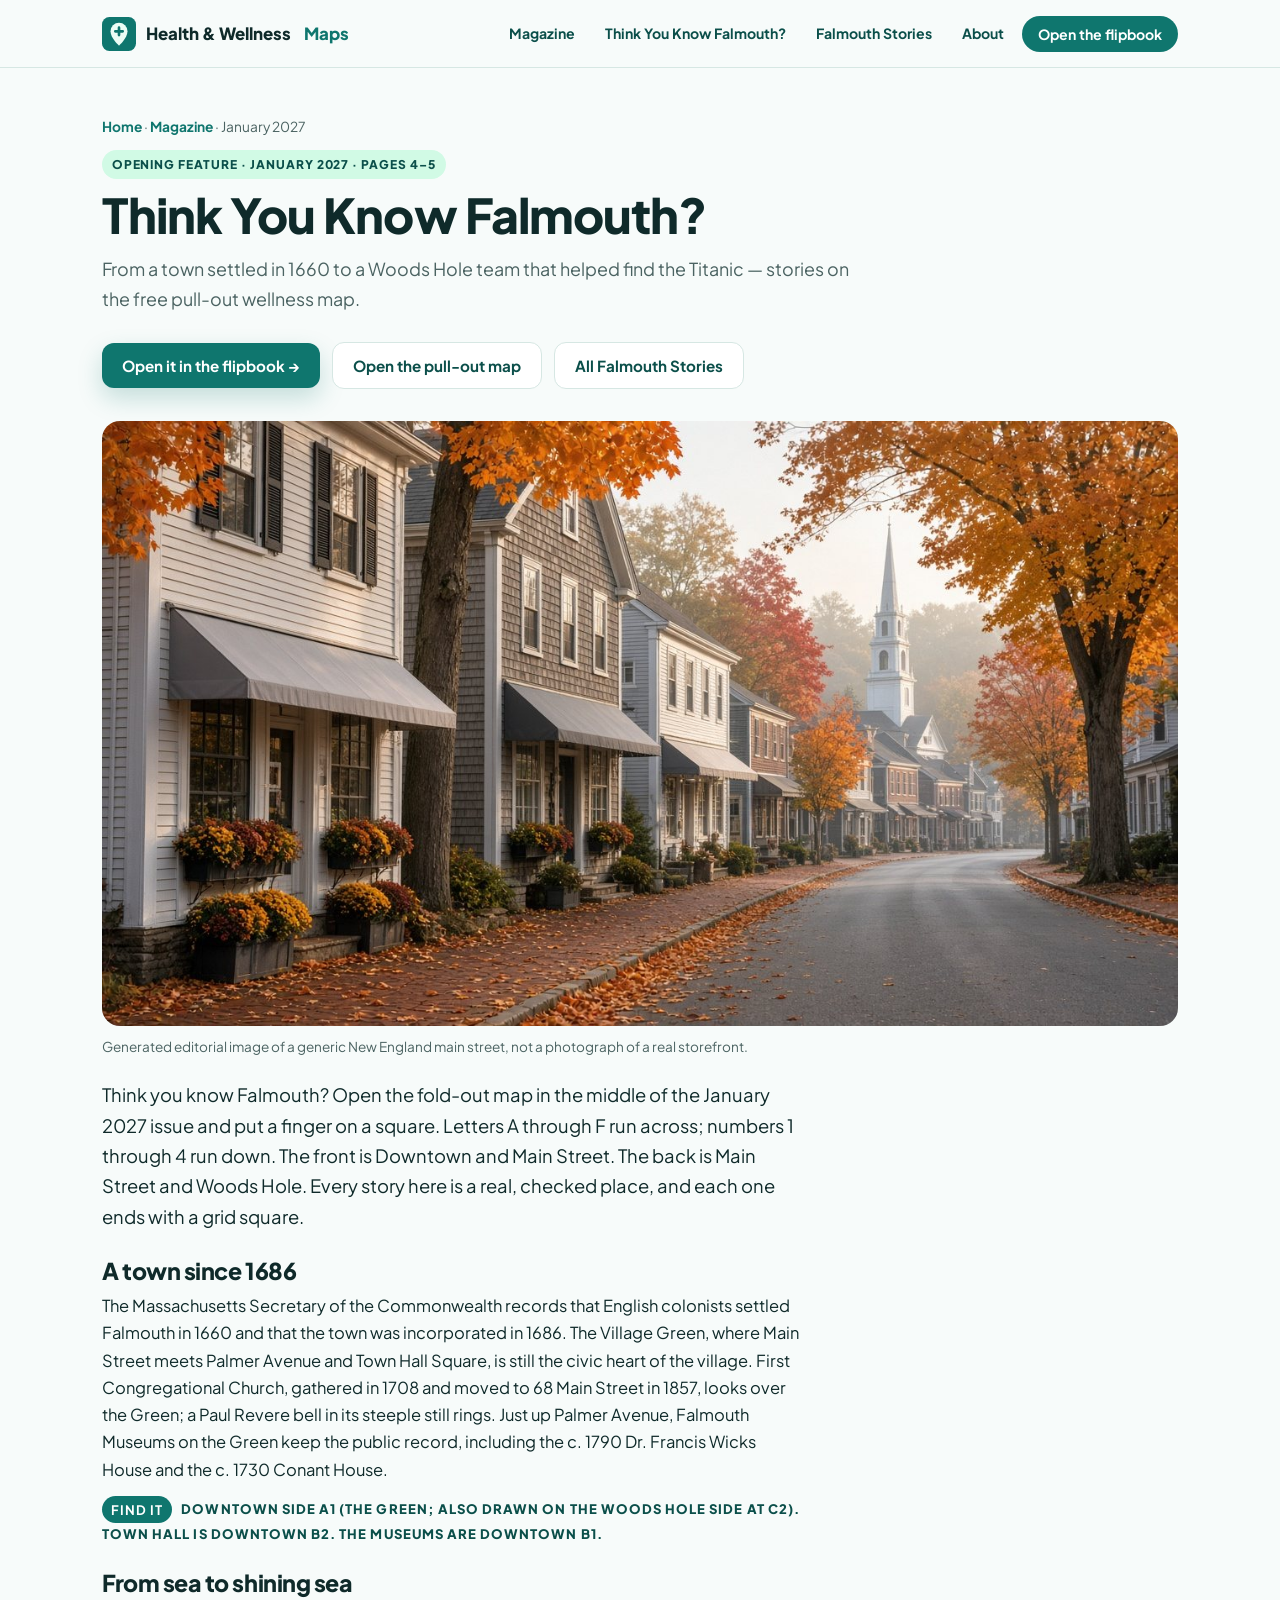
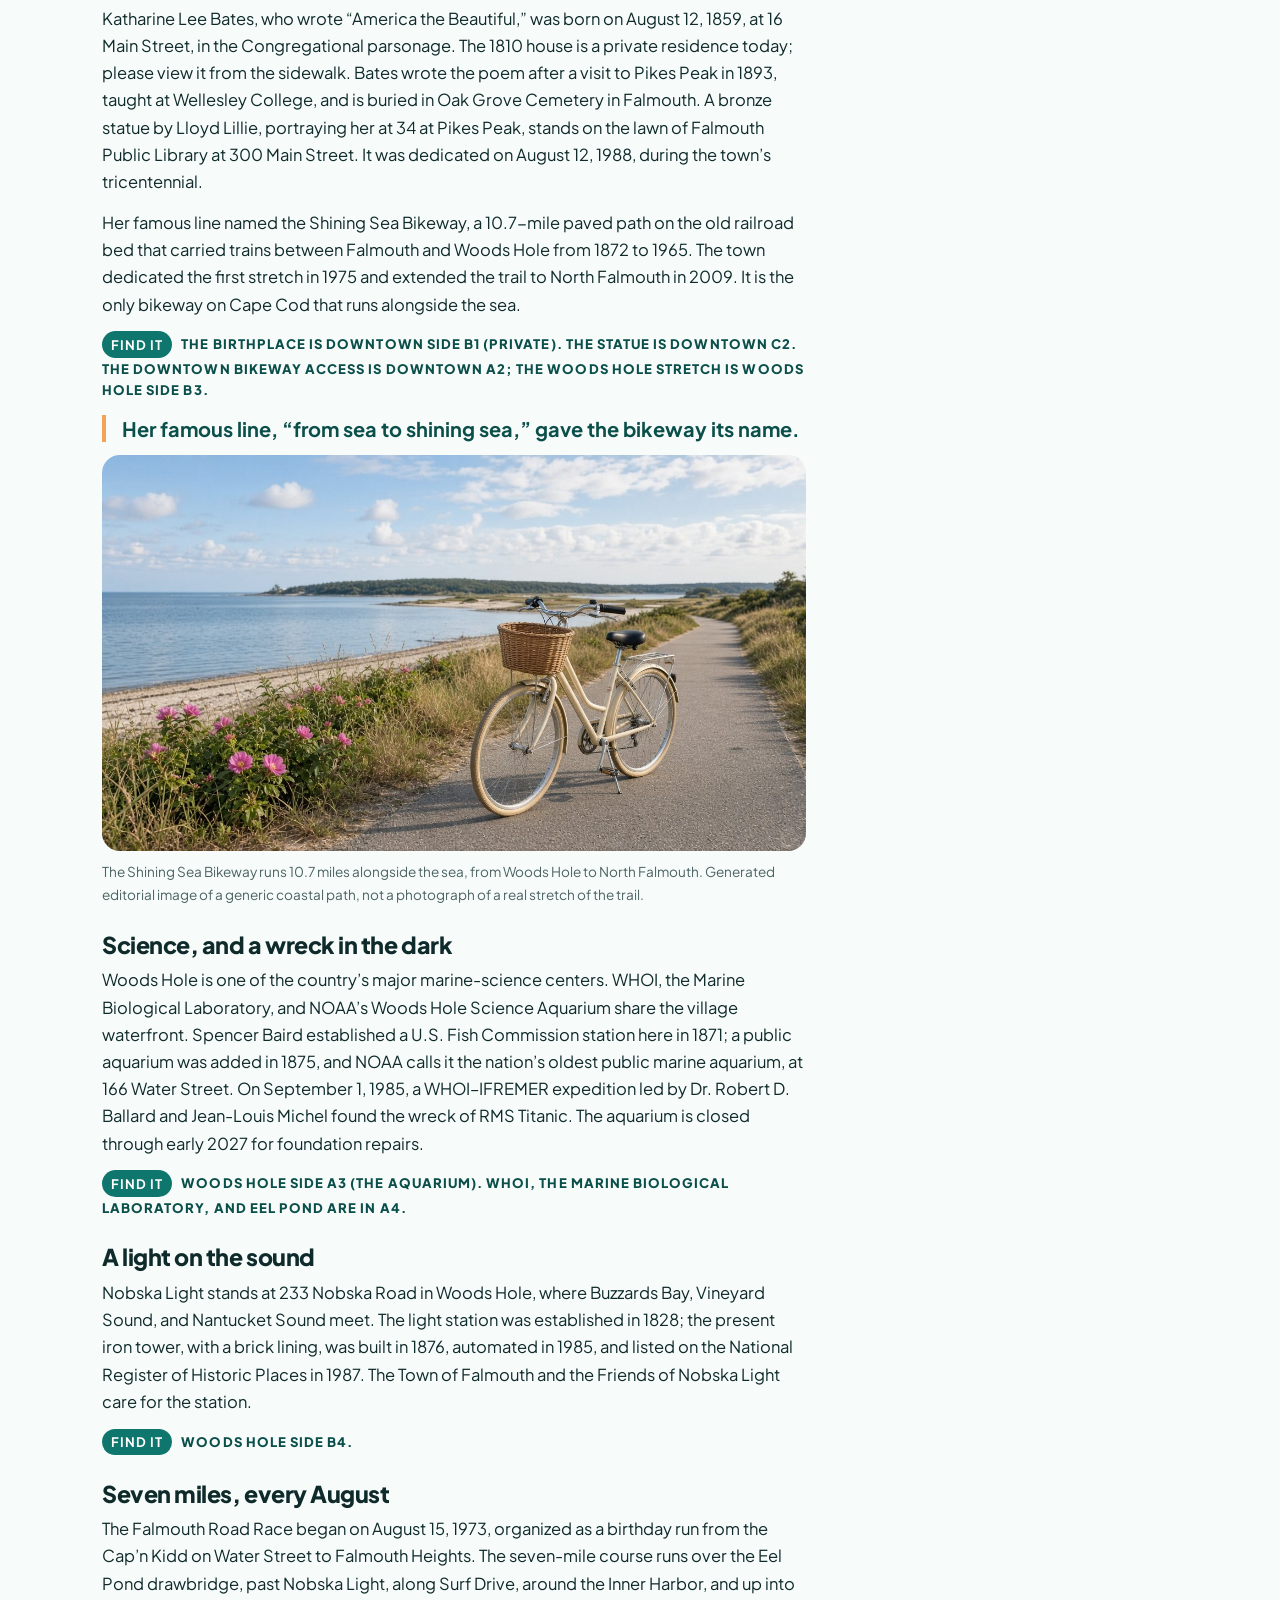
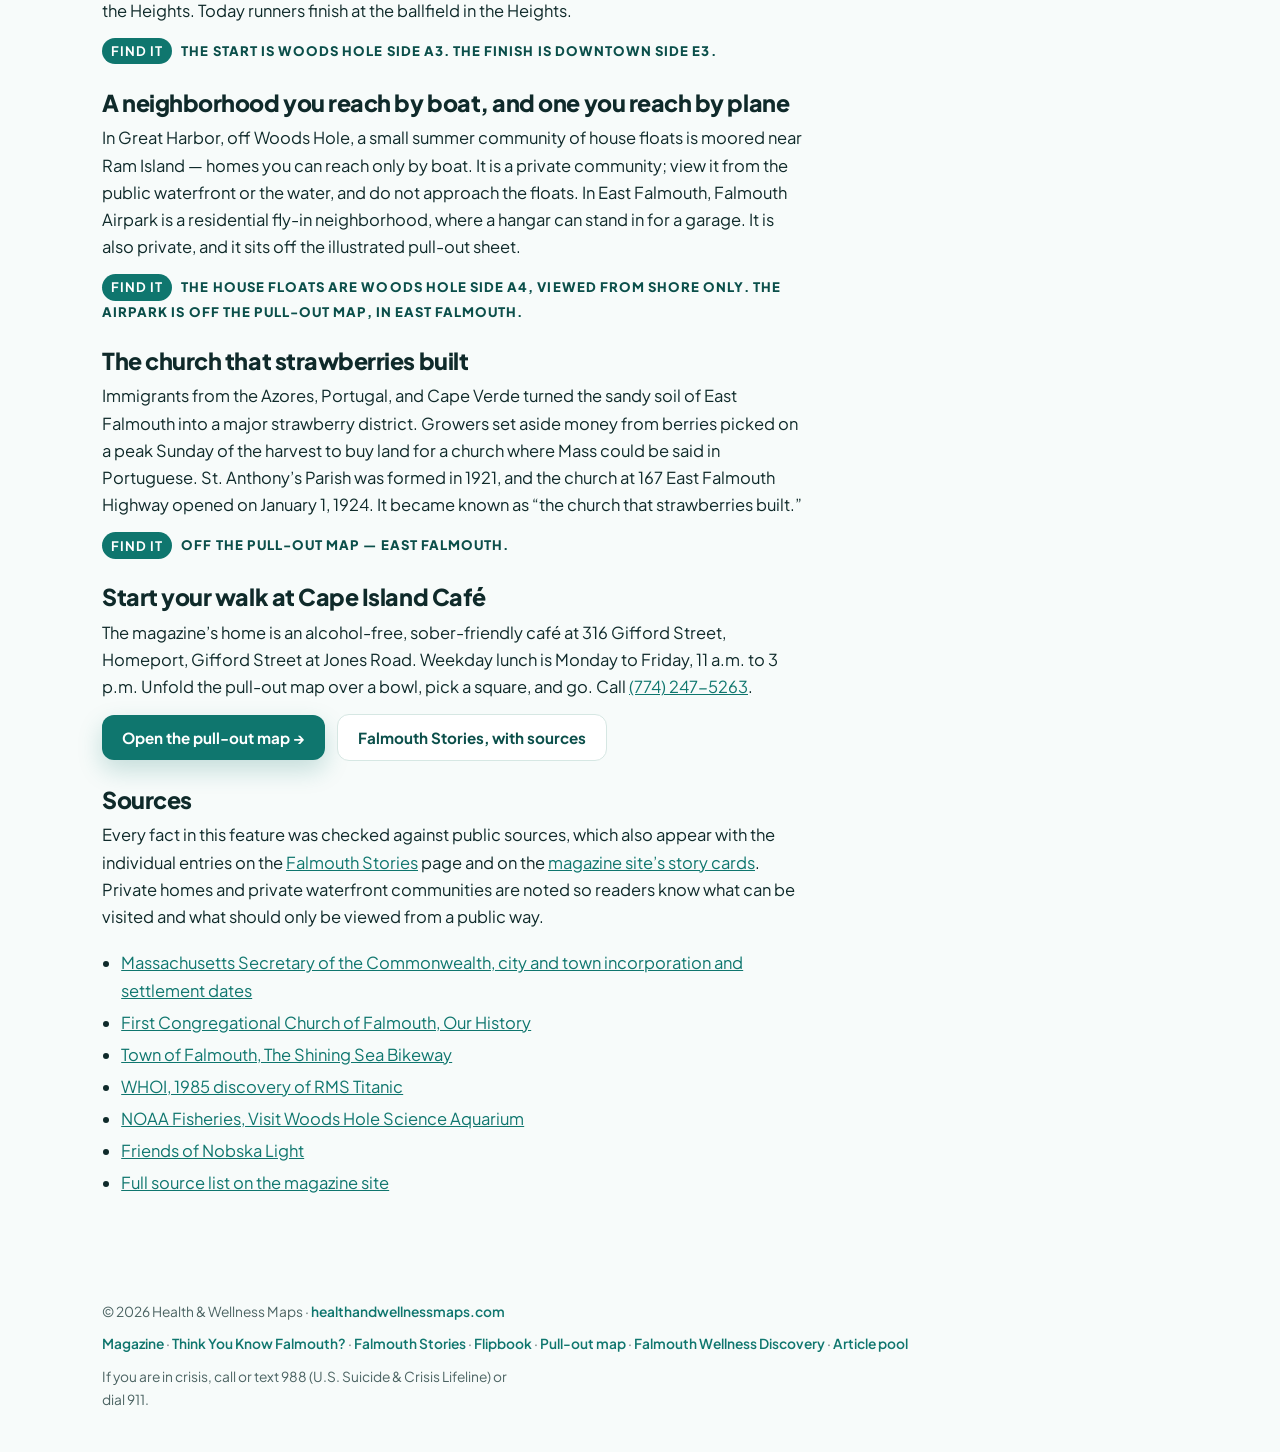
<file: falmouth/think-you-know-falmouth.html>
<!DOCTYPE html>
<html lang="en">
<head>
<meta charset="utf-8">
<meta name="viewport" content="width=device-width, initial-scale=1">
<title>Think You Know Falmouth? | Health & Wellness Maps</title>
<meta name="description" content="The opening feature of the January 2027 Falmouth wellness magazine: verified Falmouth history, each story tied to a square on the pull-out map.">
<meta name="theme-color" content="#0f766e">
<meta name="robots" content="index,follow">
<link rel="canonical" href="https://healthandwellnessmaps.com/falmouth/think-you-know-falmouth.html">
<meta property="og:title" content="Think You Know Falmouth?">
<meta property="og:description" content="The opening feature of the January 2027 Falmouth wellness magazine: verified Falmouth history, each story tied to a square on the pull-out map.">
<meta property="og:type" content="article">
<meta property="og:url" content="https://healthandwellnessmaps.com/falmouth/think-you-know-falmouth.html">
<meta property="og:site_name" content="Health &amp; Wellness Maps">
<meta property="og:image" content="https://healthandwellnessmaps.com/falmouth/img/village-main-street-autumn.jpg">
<meta name="twitter:card" content="summary_large_image">
<link rel="icon" href="data:image/svg+xml,%3Csvg xmlns='http://www.w3.org/2000/svg' viewBox='0 0 64 64'%3E%3Crect width='64' height='64' rx='14' fill='%230f766e'/%3E%3Cpath d='M32 54s16-14 16-27a16 16 0 0 0-32 0c0 13 16 27 16 27z' fill='%23ecfdf5'/%3E%3Cpath d='M32 20v14M25 27h14' stroke='%230f766e' stroke-width='5' stroke-linecap='round'/%3E%3C/svg%3E">
<link rel="preconnect" href="https://fonts.googleapis.com">
<link rel="preconnect" href="https://fonts.gstatic.com" crossorigin>
<link href="https://fonts.googleapis.com/css2?family=Plus+Jakarta+Sans:wght@400;500;600;700;800&display=swap" rel="stylesheet">
<link rel="stylesheet" href="/css/site.css">
</head>
<body>
<header>
  <div class="wrap">
    <a class="logo" href="/" aria-label="Health and Wellness Maps home">
      <svg viewBox="0 0 64 64" aria-hidden="true"><rect width="64" height="64" rx="14" fill="#0f766e"/><path d="M32 54s16-14 16-27a16 16 0 0 0-32 0c0 13 16 27 16 27z" fill="#ecfdf5"/><path d="M32 20v14M25 27h14" stroke="#0f766e" stroke-width="5" stroke-linecap="round"/></svg>
      Health&nbsp;&amp;&nbsp;Wellness&nbsp;<span>Maps</span>
    </a>
    <nav class="hnav" aria-label="Main">
      <a href="/falmouth/">Magazine</a><a class="hide-sm" href="/falmouth/think-you-know-falmouth.html" aria-current="page">Think You Know Falmouth?</a><a class="hide-sm" href="/falmouth/stories.html">Falmouth Stories</a><a class="hide-sm" href="/#about">About</a>
      <a class="btn" href="https://platinum00001.github.io/falmouth-wellness-discovery/magazine.html">Open the flipbook</a>
    </nav>
  </div>
</header>

<main>
  <section class="page-hero">
    <div class="wrap">
      <p class="crumb"><a href="/">Home</a> · <a href="/falmouth/">Magazine</a> · January 2027</p>
      <span class="status">Opening feature · January 2027 · pages 4–5</span>
      <h1>Think You Know Falmouth?</h1>
      <p class="lead">From a town settled in 1660 to a Woods Hole team that helped find the Titanic — stories on the free pull-out wellness map.</p>
      <div class="cta-row">
        <a class="btn btn-primary" href="https://platinum00001.github.io/falmouth-wellness-discovery/magazine.html?page=4">Open it in the flipbook →</a>
        <a class="btn btn-ghost" href="https://platinum00001.github.io/falmouth-wellness-discovery/magazine.html?page=12">Open the pull-out map</a>
        <a class="btn btn-ghost" href="/falmouth/stories.html">All Falmouth Stories</a>
      </div>
    </div>
  </section>
  <section class="article">
    <div class="wrap">
      <figure>
        <img class="hero-img" src="/falmouth/img/village-main-street-autumn.jpg" width="1280" height="720" alt="A New England village main street in autumn: clapboard shopfronts, maple trees in color, and a white steeple in the distance. Generated editorial image of a generic street, not a photograph of a particular block.">
        <figcaption>Generated editorial image of a generic New England main street, not a photograph of a real storefront.</figcaption>
      </figure>
      <div class="article-body">
        <p class="lead-p">Think you know Falmouth? Open the fold-out map in the middle of the January 2027 issue and put a finger on a square. Letters A through F run across; numbers 1 through 4 run down. The front is Downtown and Main Street. The back is Main Street and Woods Hole. Every story here is a real, checked place, and each one ends with a grid square.</p>

        <h2>A town since 1686</h2>
        <p>The Massachusetts Secretary of the Commonwealth records that English colonists settled Falmouth in 1660 and that the town was incorporated in 1686. The Village Green, where Main Street meets Palmer Avenue and Town Hall Square, is still the civic heart of the village. First Congregational Church, gathered in 1708 and moved to 68 Main Street in 1857, looks over the Green; a Paul Revere bell in its steeple still rings. Just up Palmer Avenue, Falmouth Museums on the Green keep the public record, including the c. 1790 Dr. Francis Wicks House and the c. 1730 Conant House.</p>
        <p class="find"><b>Find it</b> Downtown side A1 (the Green; also drawn on the Woods Hole side at C2). Town Hall is Downtown B2. The museums are Downtown B1.</p>

        <h2>From sea to shining sea</h2>
        <p>Katharine Lee Bates, who wrote “America the Beautiful,” was born on August 12, 1859, at 16 Main Street, in the Congregational parsonage. The 1810 house is a private residence today; please view it from the sidewalk. Bates wrote the poem after a visit to Pikes Peak in 1893, taught at Wellesley College, and is buried in Oak Grove Cemetery in Falmouth. A bronze statue by Lloyd Lillie, portraying her at 34 at Pikes Peak, stands on the lawn of Falmouth Public Library at 300 Main Street. It was dedicated on August 12, 1988, during the town’s tricentennial.</p>
        <p>Her famous line named the Shining Sea Bikeway, a 10.7-mile paved path on the old railroad bed that carried trains between Falmouth and Woods Hole from 1872 to 1965. The town dedicated the first stretch in 1975 and extended the trail to North Falmouth in 2009. It is the only bikeway on Cape Cod that runs alongside the sea.</p>
        <p class="find"><b>Find it</b> The birthplace is Downtown side B1 (private). The statue is Downtown C2. The downtown bikeway access is Downtown A2; the Woods Hole stretch is Woods Hole side B3.</p>
        <p class="pull">Her famous line, “from sea to shining sea,” gave the bikeway its name.</p>
        <figure>
          <img class="hero-img" src="/falmouth/img/bike-shoreline-path.jpg" width="1280" height="720" alt="A paved coastal bike path along a salt marsh and beach, with the ocean beside it and no identifiable people or storefronts.">
          <figcaption>The Shining Sea Bikeway runs 10.7 miles alongside the sea, from Woods Hole to North Falmouth. Generated editorial image of a generic coastal path, not a photograph of a real stretch of the trail.</figcaption>
        </figure>

        <h2>Science, and a wreck in the dark</h2>
        <p>Woods Hole is one of the country’s major marine-science centers. WHOI, the Marine Biological Laboratory, and NOAA’s Woods Hole Science Aquarium share the village waterfront. Spencer Baird established a U.S. Fish Commission station here in 1871; a public aquarium was added in 1875, and NOAA calls it the nation’s oldest public marine aquarium, at 166 Water Street. On September 1, 1985, a WHOI–IFREMER expedition led by Dr. Robert D. Ballard and Jean-Louis Michel found the wreck of RMS Titanic. The aquarium is closed through early 2027 for foundation repairs.</p>
        <p class="find"><b>Find it</b> Woods Hole side A3 (the aquarium). WHOI, the Marine Biological Laboratory, and Eel Pond are in A4.</p>

        <h2>A light on the sound</h2>
        <p>Nobska Light stands at 233 Nobska Road in Woods Hole, where Buzzards Bay, Vineyard Sound, and Nantucket Sound meet. The light station was established in 1828; the present iron tower, with a brick lining, was built in 1876, automated in 1985, and listed on the National Register of Historic Places in 1987. The Town of Falmouth and the Friends of Nobska Light care for the station.</p>
        <p class="find"><b>Find it</b> Woods Hole side B4.</p>

        <h2>Seven miles, every August</h2>
        <p>The Falmouth Road Race began on August 15, 1973, organized as a birthday run from the Cap’n Kidd on Water Street to Falmouth Heights. The seven-mile course runs over the Eel Pond drawbridge, past Nobska Light, along Surf Drive, around the Inner Harbor, and up into the Heights. Today runners finish at the ballfield in the Heights.</p>
        <p class="find"><b>Find it</b> The start is Woods Hole side A3. The finish is Downtown side E3.</p>

        <h2>A neighborhood you reach by boat, and one you reach by plane</h2>
        <p>In Great Harbor, off Woods Hole, a small summer community of house floats is moored near Ram Island — homes you can reach only by boat. It is a private community; view it from the public waterfront or the water, and do not approach the floats. In East Falmouth, Falmouth Airpark is a residential fly-in neighborhood, where a hangar can stand in for a garage. It is also private, and it sits off the illustrated pull-out sheet.</p>
        <p class="find"><b>Find it</b> The house floats are Woods Hole side A4, viewed from shore only. The Airpark is off the pull-out map, in East Falmouth.</p>

        <h2>The church that strawberries built</h2>
        <p>Immigrants from the Azores, Portugal, and Cape Verde turned the sandy soil of East Falmouth into a major strawberry district. Growers set aside money from berries picked on a peak Sunday of the harvest to buy land for a church where Mass could be said in Portuguese. St. Anthony’s Parish was formed in 1921, and the church at 167 East Falmouth Highway opened on January 1, 1924. It became known as “the church that strawberries built.”</p>
        <p class="find"><b>Find it</b> Off the pull-out map — East Falmouth.</p>

        <h2>Start your walk at Cape Island Café</h2>
        <p>The magazine’s home is an alcohol-free, sober-friendly café at 316 Gifford Street, Homeport, Gifford Street at Jones Road. Weekday lunch is Monday to Friday, 11 a.m. to 3 p.m. Unfold the pull-out map over a bowl, pick a square, and go. Call <a href="tel:+17742475263">(774) 247-5263</a>.</p>
        <div class="cta-row">
          <a class="btn btn-primary" href="https://platinum00001.github.io/falmouth-wellness-discovery/magazine.html?page=12">Open the pull-out map →</a>
          <a class="btn btn-ghost" href="/falmouth/stories.html">Falmouth Stories, with sources</a>
        </div>

        <h2>Sources</h2>
        <p>Every fact in this feature was checked against public sources, which also appear with the individual entries on the <a href="/falmouth/stories.html">Falmouth Stories</a> page and on the <a href="https://platinum00001.github.io/falmouth-wellness-discovery/stories.html">magazine site’s story cards</a>. Private homes and private waterfront communities are noted so readers know what can be visited and what should only be viewed from a public way.</p>
        <ul class="src">
          <li><a href="https://www.sec.state.ma.us/divisions/cis/historical/incorporation-settlement.htm" rel="noopener">Massachusetts Secretary of the Commonwealth, city and town incorporation and settlement dates</a></li>
          <li><a href="https://firstcongregationalfalmouth.org/our-history" rel="noopener">First Congregational Church of Falmouth, Our History</a></li>
          <li><a href="https://www.falmouthma.gov/1362/The-Shining-Sea-Bikeway" rel="noopener">Town of Falmouth, The Shining Sea Bikeway</a></li>
          <li><a href="https://www.whoi.edu/ocean-learning-hub/ocean-topics/ocean-human-lives/underwater-archaeology/rms-titanic/1985-discovery-of-rms-titanic/" rel="noopener">WHOI, 1985 discovery of RMS Titanic</a></li>
          <li><a href="https://www.fisheries.noaa.gov/new-england-mid-atlantic/about-us/woods-hole-science-aquarium" rel="noopener">NOAA Fisheries, Visit Woods Hole Science Aquarium</a></li>
          <li><a href="https://friendsofnobska.org/" rel="noopener">Friends of Nobska Light</a></li>
          <li><a href="https://platinum00001.github.io/falmouth-wellness-discovery/articles/falmouth-history.html">Full source list on the magazine site</a></li>
        </ul>
      </div>
    </div>
  </section>
</main>

<footer>
  <div class="wrap">
    <span>&copy; <span id="y">2026</span> Health &amp; Wellness Maps · <a href="https://healthandwellnessmaps.com/">healthandwellnessmaps.com</a></span>
    <span><a href="/falmouth/">Magazine</a> · <a href="/falmouth/think-you-know-falmouth.html">Think You Know Falmouth?</a> · <a href="/falmouth/stories.html">Falmouth Stories</a> · <a href="https://platinum00001.github.io/falmouth-wellness-discovery/magazine.html">Flipbook</a> · <a href="https://platinum00001.github.io/falmouth-wellness-discovery/magazine.html?page=12">Pull-out map</a> · <a href="https://platinum00001.github.io/falmouth-wellness-discovery/">Falmouth Wellness Discovery</a> · <a href="https://platinum00001.github.io/falmouth-wellness-discovery/articles/">Article pool</a></span>
    <span class="crisis">If you are in crisis, call or text 988 (U.S. Suicide &amp; Crisis Lifeline) or dial 911.</span>
  </div>
</footer>
<script>document.getElementById('y').textContent = new Date().getFullYear();</script>
</body>
</html>
</file>
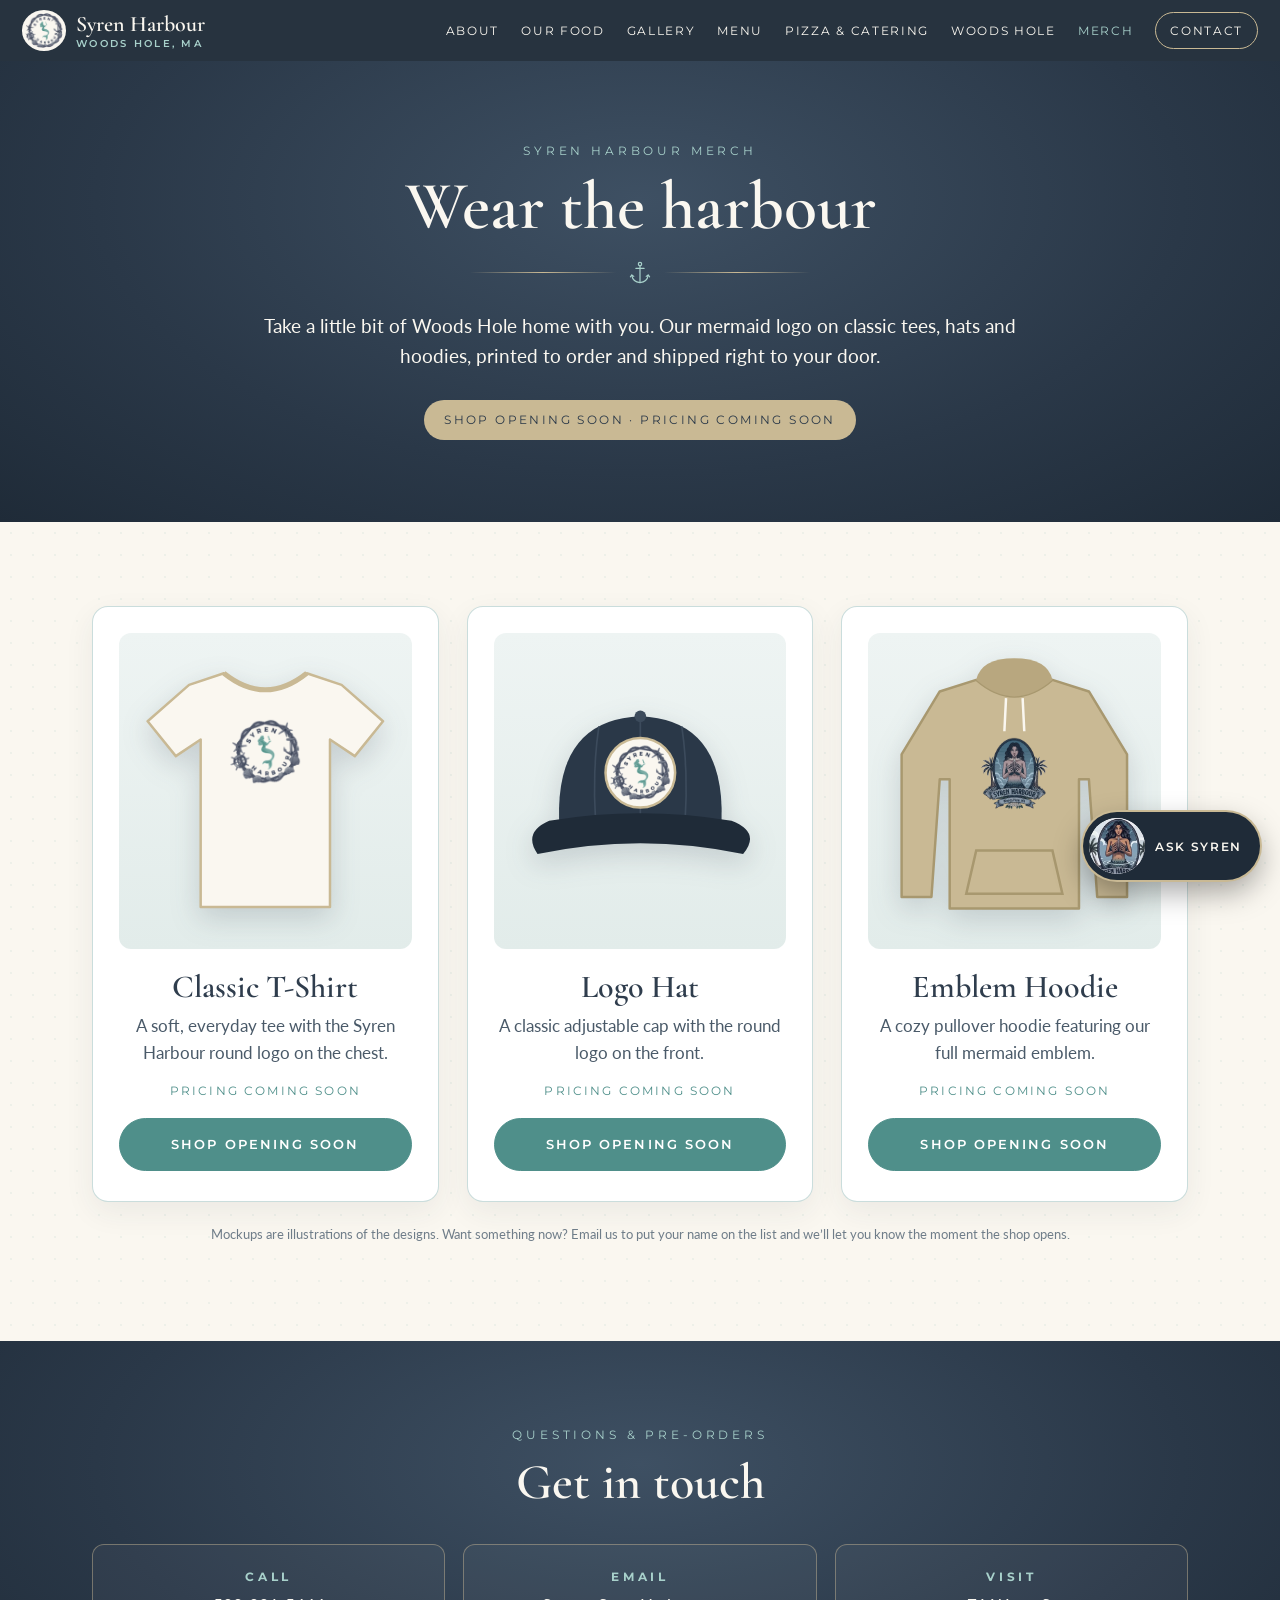
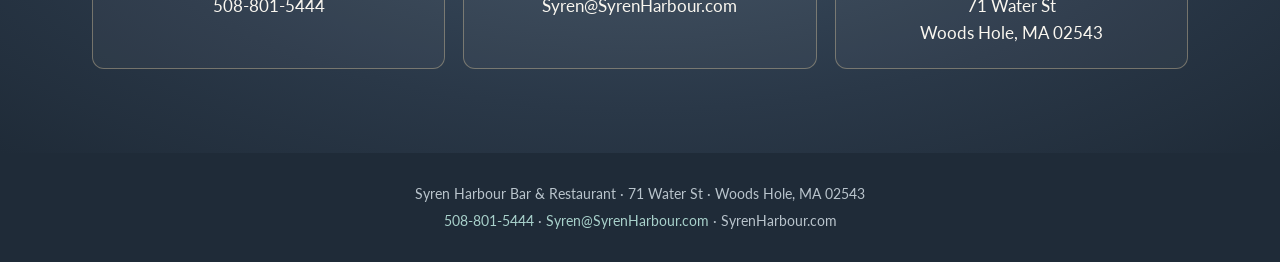
<file: syrenharbour/merch.html>
<!doctype html>
<html lang="en">
<head>
<meta charset="utf-8">
<meta name="viewport" content="width=device-width,initial-scale=1">
<title>Merch | Syren Harbour Bar &amp; Restaurant, Woods Hole, MA</title>
<meta name="description" content="Syren Harbour Bar &amp; Restaurant merch: t-shirts, hats and hoodies with our Woods Hole mermaid logo. Shop opening soon.">
<link rel="canonical" href="https://healthandwellnessmaps.com/syrenharbour/merch.html">
<meta name="theme-color" content="#2a3848">
<meta property="og:type" content="website">
<meta property="og:site_name" content="Syren Harbour Bar &amp; Restaurant">
<meta property="og:title" content="Syren Harbour Merch">
<meta property="og:description" content="T-shirts, hats and hoodies with the Syren Harbour logo. Shop opening soon.">
<meta property="og:url" content="https://healthandwellnessmaps.com/syrenharbour/merch.html">
<meta property="og:image" content="https://healthandwellnessmaps.com/syrenharbour/og-image.jpg">
<meta name="twitter:card" content="summary_large_image">
<link rel="icon" href="favicon.ico" sizes="any">
<link rel="icon" type="image/png" sizes="32x32" href="favicon-32.png">
<link rel="apple-touch-icon" href="apple-touch-icon.png">
<link rel="preconnect" href="https://fonts.googleapis.com"><link rel="preconnect" href="https://fonts.gstatic.com" crossorigin>
<link href="https://fonts.googleapis.com/css2?family=Cormorant+Garamond:ital,wght@0,500;0,600;1,500&family=Lato:wght@400;700&family=Montserrat:wght@500;600&display=swap" rel="stylesheet">
<link rel="stylesheet" href="style.css">
<script>document.documentElement.classList.add('js')</script>
</head>
<body>
<header class="nav" id="top">
 <a class="brand" href="index.html"><img src="img/logo-sm.webp" alt="" width="44" height="40"><span>Syren Harbour<small>Woods Hole, MA</small></span></a>
 <input type="checkbox" id="nt" aria-label="Open menu"><label for="nt" class="burger" aria-hidden="true"><i></i><i></i><i></i></label>
 <nav><a href="index.html#about">About</a><a href="index.html#food">Our Food</a><a href="index.html#gallery">Gallery</a><a href="index.html#menu">Menu</a><a href="index.html#pizza">Pizza &amp; Catering</a><a href="index.html#neighborhood">Woods Hole</a><a href="merch.html" class="current" aria-current="page">Merch</a><a href="index.html#contact" class="cta">Contact</a></nav>
</header>

<section class="dark merch-hero">
 <div class="wrap center">
  <p class="eyebrow light">Syren Harbour Merch</p>
  <h1>Wear the harbour</h1>
  <div class="divider light"><span></span><svg viewBox="0 0 100 100"><use href="#anchor"/></svg><span></span></div>
  <p class="lead narrow">Take a little bit of Woods Hole home with you. Our mermaid logo on classic tees, hats and hoodies, printed to order and shipped right to your door.</p>
  <p class="soonpill">Shop opening soon &middot; Pricing coming soon</p>
 </div>
</section>

<section class="cream pat">
 <div class="wrap">
  <div class="products">

   <article class="product">
    <div class="mock">
     <svg viewBox="0 0 300 320" role="img" aria-label="T-shirt with the Syren Harbour round logo">
      <path d="M100 22 L58 36 L8 80 L42 122 L72 102 L72 304 L228 304 L228 102 L258 122 L292 80 L242 36 L200 22 Q150 62 100 22 Z" fill="#faf7f0" stroke="#c9b994" stroke-width="3" stroke-linejoin="round"/>
      <path d="M100 22 Q150 62 200 22" fill="none" stroke="#c9b994" stroke-width="6"/>
      <image href="img/logo.webp" x="108" y="78" width="84" height="77"/>
     </svg>
    </div>
    <h2>Classic T-Shirt</h2>
    <p>A soft, everyday tee with the Syren Harbour round logo on the chest.</p>
    <p class="price">Pricing coming soon</p>
    <a class="btn order" data-item="T-Shirt" href="mailto:Syren@SyrenHarbour.com?subject=Merch%20interest%3A%20T-Shirt">Shop opening soon</a>
   </article>

   <article class="product">
    <div class="mock">
     <svg viewBox="0 0 300 320" role="img" aria-label="Navy cap with a Syren Harbour logo patch">
      <path d="M52 200 Q48 78 150 74 Q252 78 248 200 Z" fill="#2a3848"/>
      <path d="M150 74 L150 200 M100 86 Q92 140 96 200 M200 86 Q208 140 204 200" stroke="#3c4b5c" stroke-width="2" fill="none"/>
      <circle cx="150" cy="74" r="7" fill="#3c4b5c"/>
      <path d="M40 200 Q150 182 260 200 Q296 214 274 240 Q150 214 26 240 Q8 214 40 200 Z" fill="#1f2b38"/>
      <circle cx="150" cy="142" r="42" fill="#faf7f0" stroke="#c9b994" stroke-width="3"/>
      <image href="img/logo.webp" x="114" y="109" width="72" height="66"/>
     </svg>
    </div>
    <h2>Logo Hat</h2>
    <p>A classic adjustable cap with the round logo on the front.</p>
    <p class="price">Pricing coming soon</p>
    <a class="btn order" data-item="Hat" href="mailto:Syren@SyrenHarbour.com?subject=Merch%20interest%3A%20Hat">Shop opening soon</a>
   </article>

   <article class="product">
    <div class="mock">
     <svg viewBox="0 0 300 320" role="img" aria-label="Hoodie with the Syren Harbour mermaid emblem">
      <path d="M104 30 L60 44 L14 120 L14 292 L50 292 L60 150 L72 150 L72 306 L228 306 L228 150 L240 150 L250 292 L286 292 L286 120 L240 44 L196 30 Q150 70 104 30 Z" fill="#c9b994" stroke="#a8986f" stroke-width="3" stroke-linejoin="round"/>
      <path d="M104 30 Q110 4 150 4 Q190 4 196 30 Q150 70 104 30 Z" fill="#b8a77f"/>
      <path d="M140 52 L138 92 M160 52 L162 92" stroke="#faf7f0" stroke-width="3"/>
      <path d="M104 236 L196 236 L208 288 L92 288 Z" fill="none" stroke="#a8986f" stroke-width="3"/>
      <image href="img/emblem.webp" x="110" y="100" width="80" height="86"/>
     </svg>
    </div>
    <h2>Emblem Hoodie</h2>
    <p>A cozy pullover hoodie featuring our full mermaid emblem.</p>
    <p class="price">Pricing coming soon</p>
    <a class="btn order" data-item="Hoodie" href="mailto:Syren@SyrenHarbour.com?subject=Merch%20interest%3A%20Hoodie">Shop opening soon</a>
   </article>

  </div>
  <p class="fine center">Mockups are illustrations of the designs. Want something now? Email us to put your name on the list and we&rsquo;ll let you know the moment the shop opens.</p>
 </div>
</section>

<section class="dark contact">
 <div class="wrap center">
  <p class="eyebrow light">Questions &amp; Pre-orders</p>
  <h2>Get in touch</h2>
  <div class="cgrid">
   <a href="tel:+15088015444"><h4>Call</h4><span>508-801-5444</span></a>
   <a href="mailto:Syren@SyrenHarbour.com?subject=Merch%20interest"><h4>Email</h4><span>Syren@SyrenHarbour.com</span></a>
   <a href="index.html"><h4>Visit</h4><span>71 Water St<br>Woods Hole, MA 02543</span></a>
  </div>
 </div>
</section>

<footer class="foot">
 <p>Syren Harbour Bar &amp; Restaurant &middot; 71 Water St &middot; Woods Hole, MA 02543</p>
 <p><a href="tel:+15088015444">508-801-5444</a> &middot; <a href="mailto:Syren@SyrenHarbour.com">Syren@SyrenHarbour.com</a> &middot; SyrenHarbour.com</p>
</footer>

<svg width="0" height="0" style="position:absolute" aria-hidden="true"><defs>
<symbol id="anchor" viewBox="0 0 100 100"><g fill="none" stroke="currentColor" stroke-width="5" stroke-linecap="round" stroke-linejoin="round"><circle cx="50" cy="13" r="7"/><path d="M50 20V89"/><path d="M33 31H67"/><path d="M16 60Q20 87 50 90Q80 87 84 60"/><path d="M10 66L16 58L24 64"/><path d="M90 66L84 58L76 64"/></g></symbol>
</defs></svg>
<script>
/* STORE SETUP: when the online merch store is live, paste its address here, e.g. "https://syrenharbour.fourthwall.com". Leave empty to keep the email pre-order buttons. */
const STORE_URL = "";
if (STORE_URL) {
  document.querySelectorAll('a.order').forEach(function (a) {
    a.href = STORE_URL; a.target = '_blank'; a.rel = 'noopener'; a.textContent = 'Order ' + a.dataset.item;
  });
}
</script>
<script src="js/site.js" defer></script>
<script src="js/chat.js" defer></script>
</body>
</html>
</file>
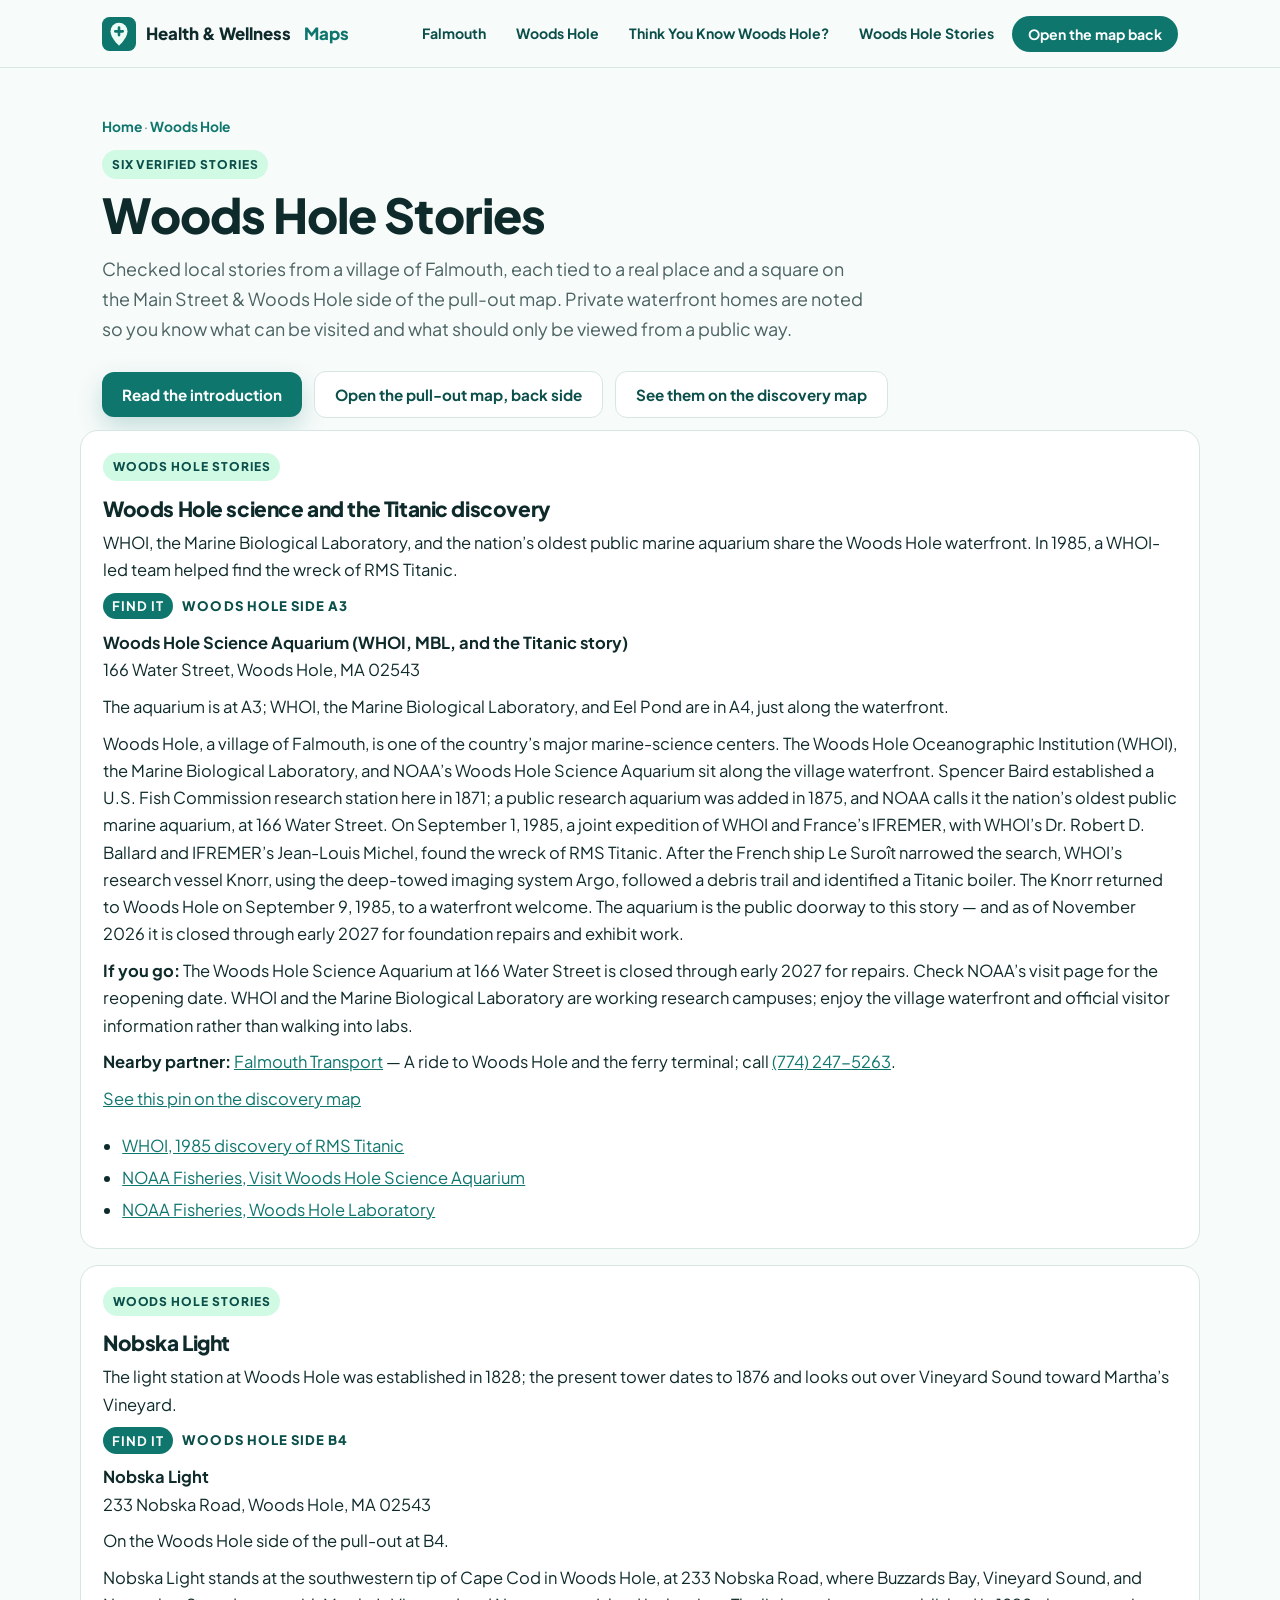
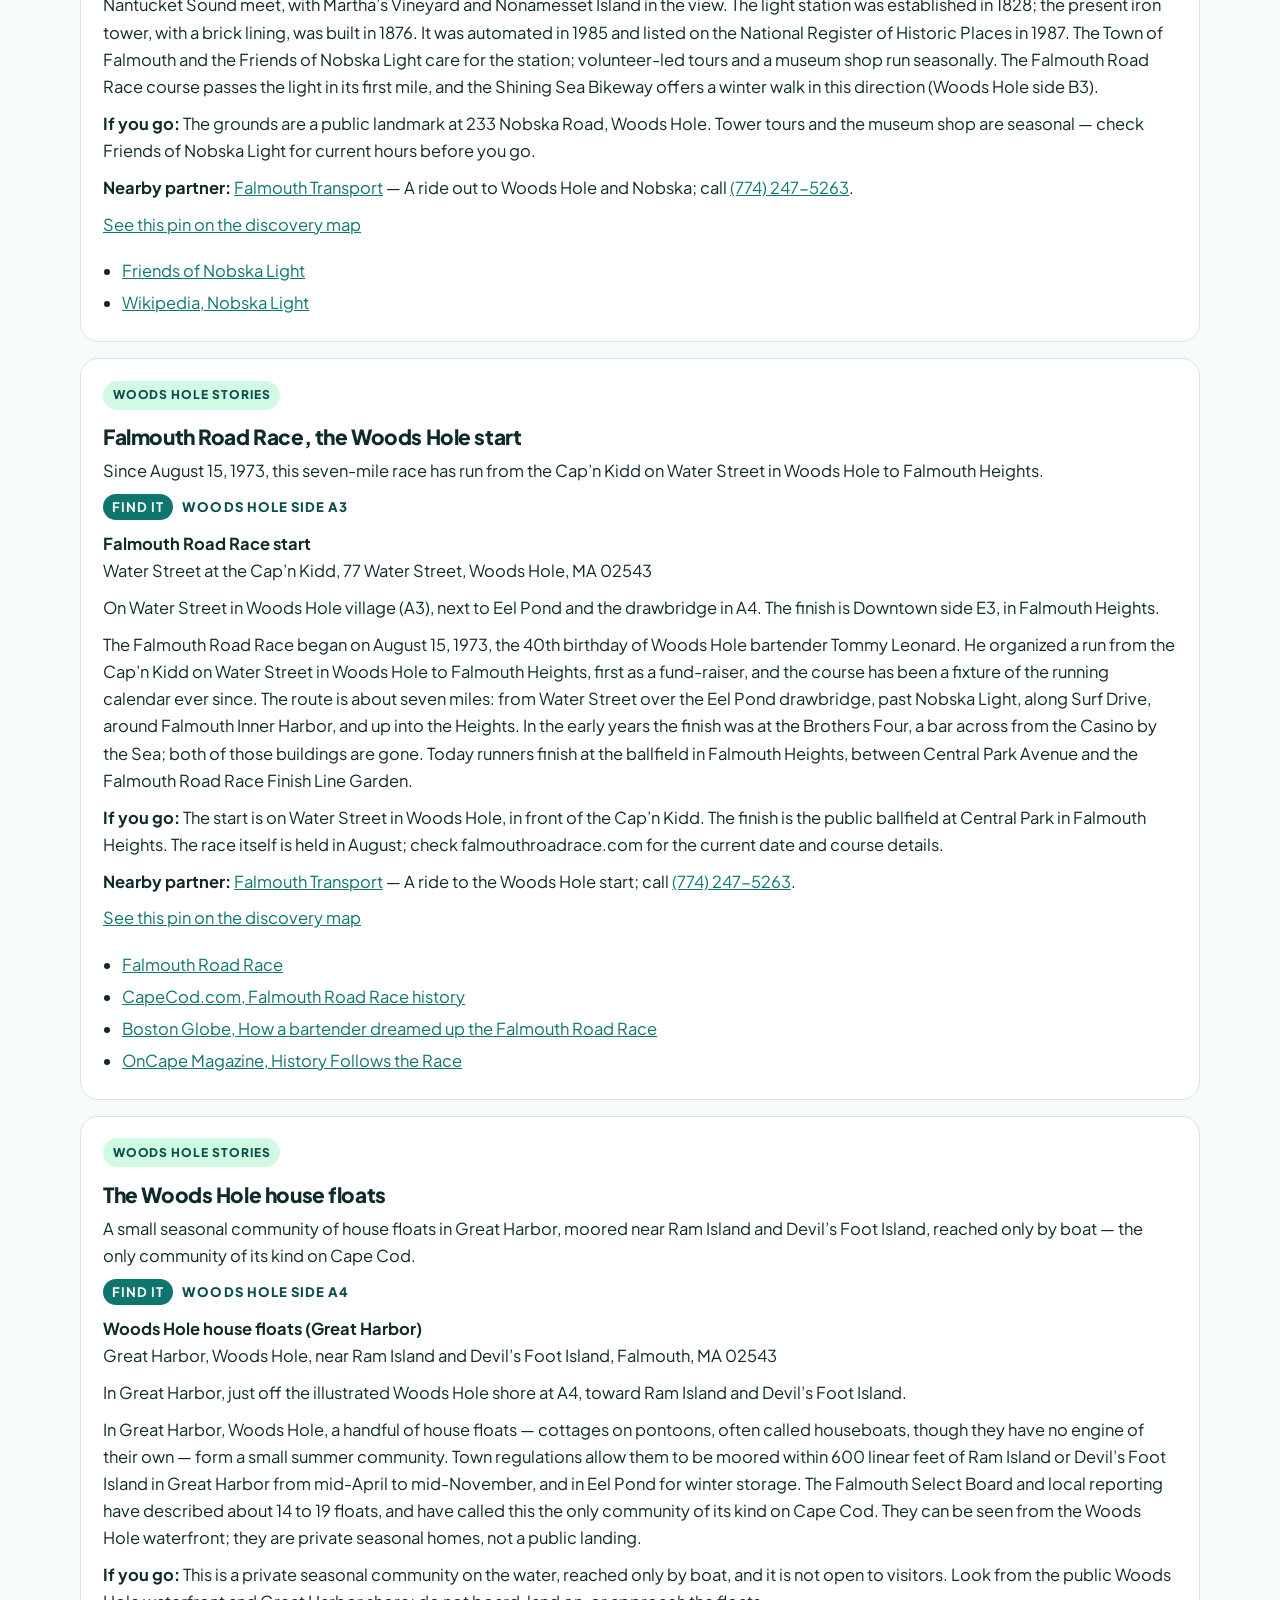
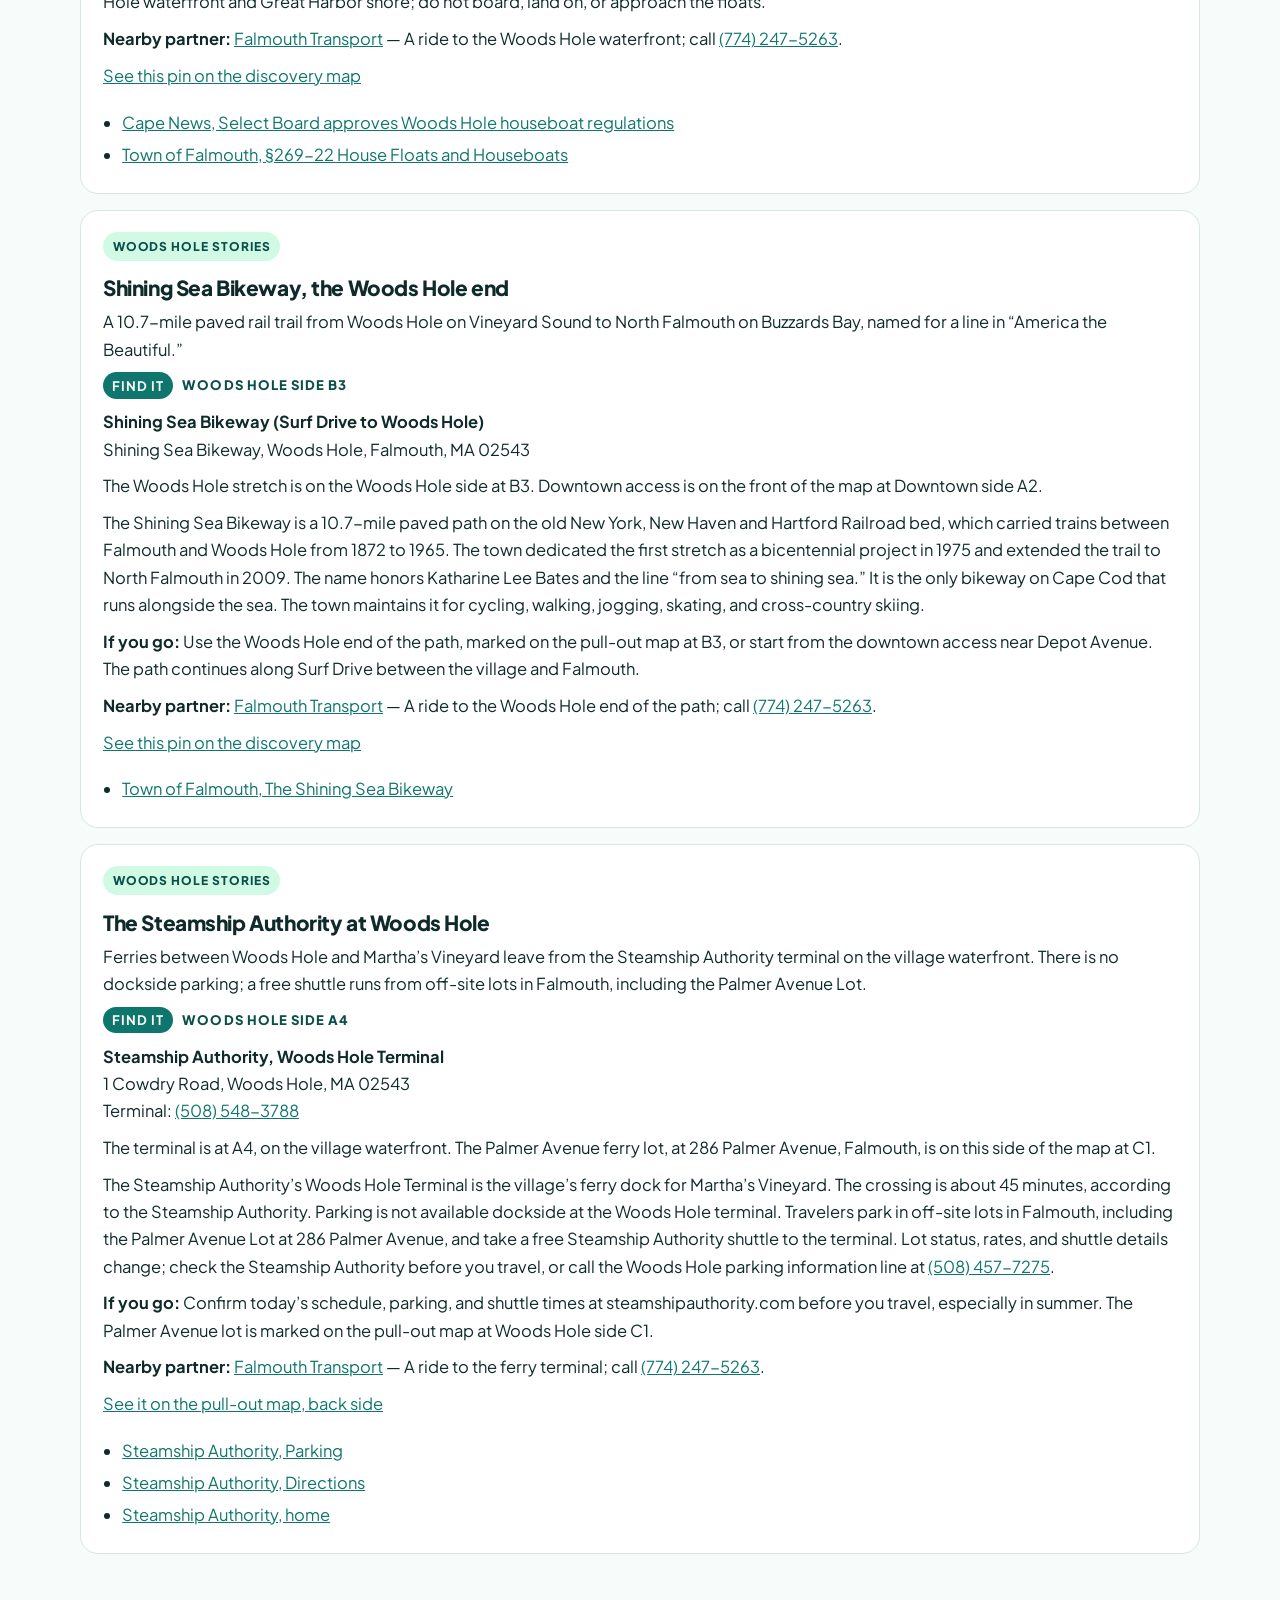
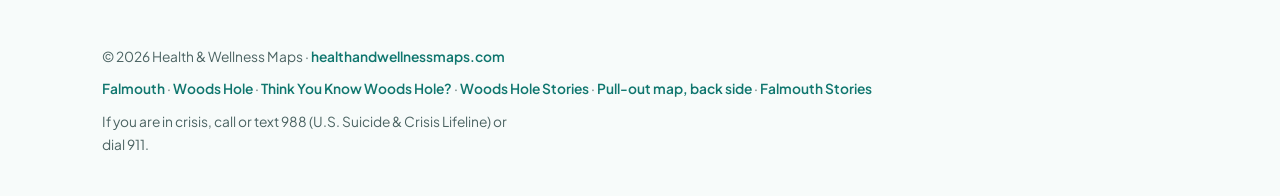
<file: woods-hole/stories.html>
<!DOCTYPE html>
<html lang="en">
<head>
<meta charset="utf-8">
<meta name="viewport" content="width=device-width, initial-scale=1">
<title>Woods Hole Stories | Health &amp; Wellness Maps</title>
<meta name="description" content="Verified Woods Hole stories for the Falmouth wellness map: science and the Titanic discovery, Nobska Light, the Road Race start, the house floats, the Shining Sea Bikeway, and the Vineyard ferry.">
<meta name="theme-color" content="#0f766e">
<meta name="robots" content="index,follow">
<link rel="canonical" href="https://healthandwellnessmaps.com/woods-hole/stories.html">
<meta property="og:title" content="Woods Hole Stories">
<meta property="og:description" content="Verified Woods Hole stories, each tied to a square on the Main Street &amp; Woods Hole side of the pull-out map.">
<meta property="og:type" content="article">
<meta property="og:url" content="https://healthandwellnessmaps.com/woods-hole/stories.html">
<meta property="og:site_name" content="Health &amp; Wellness Maps">
<meta property="og:image" content="https://healthandwellnessmaps.com/woods-hole/img/nobska-light-golden-hour.jpg">
<meta name="twitter:card" content="summary_large_image">
<link rel="icon" href="data:image/svg+xml,%3Csvg xmlns='http://www.w3.org/2000/svg' viewBox='0 0 64 64'%3E%3Crect width='64' height='64' rx='14' fill='%230f766e'/%3E%3Cpath d='M32 54s16-14 16-27a16 16 0 0 0-32 0c0 13 16 27 16 27z' fill='%23ecfdf5'/%3E%3Cpath d='M32 20v14M25 27h14' stroke='%230f766e' stroke-width='5' stroke-linecap='round'/%3E%3C/svg%3E">
<link rel="preconnect" href="https://fonts.googleapis.com">
<link rel="preconnect" href="https://fonts.gstatic.com" crossorigin>
<link href="https://fonts.googleapis.com/css2?family=Plus+Jakarta+Sans:wght@400;500;600;700;800&display=swap" rel="stylesheet">
<link rel="stylesheet" href="/css/site.css">
</head>
<body>
<header>
  <div class="wrap">
    <a class="logo" href="/" aria-label="Health and Wellness Maps home">
      <svg viewBox="0 0 64 64" aria-hidden="true"><rect width="64" height="64" rx="14" fill="#0f766e"/><path d="M32 54s16-14 16-27a16 16 0 0 0-32 0c0 13 16 27 16 27z" fill="#ecfdf5"/><path d="M32 20v14M25 27h14" stroke="#0f766e" stroke-width="5" stroke-linecap="round"/></svg>
      Health&nbsp;&amp;&nbsp;Wellness&nbsp;<span>Maps</span>
    </a>
    <nav class="hnav" aria-label="Main">
      <a href="/falmouth/">Falmouth</a><a href="/woods-hole/">Woods Hole</a><a class="hide-sm" href="/woods-hole/think-you-know-woods-hole.html">Think You Know Woods Hole?</a><a class="hide-sm" href="/woods-hole/stories.html" aria-current="page">Woods Hole Stories</a>
      <a class="btn" href="https://platinum00001.github.io/falmouth-wellness-discovery/magazine.html?page=14">Open the map back</a>
    </nav>
  </div>
</header>

<main>
  <section class="page-hero">
    <div class="wrap">
      <p class="crumb"><a href="/">Home</a> · <a href="/woods-hole/">Woods Hole</a></p>
      <span class="status">Six verified stories</span>
      <h1>Woods Hole Stories</h1>
      <p class="lead">Checked local stories from a village of Falmouth, each tied to a real place and a square on the Main Street &amp; Woods Hole side of the pull-out map. Private waterfront homes are noted so you know what can be visited and what should only be viewed from a public way.</p>
      <div class="cta-row">
        <a class="btn btn-primary" href="/woods-hole/think-you-know-woods-hole.html">Read the introduction</a>
        <a class="btn btn-ghost" href="https://platinum00001.github.io/falmouth-wellness-discovery/magazine.html?page=14">Open the pull-out map, back side</a>
        <a class="btn btn-ghost" href="https://platinum00001.github.io/falmouth-wellness-discovery/map.html?layer=history">See them on the discovery map</a>
      </div>
    </div>
  </section>
  <section>
    <div class="wrap story-list">
      <article class="story" id="woods-hole-science">
      <p class="status">Woods Hole Stories</p>
      <h2>Woods Hole science and the Titanic discovery</h2>
      <p class="lead-p">WHOI, the Marine Biological Laboratory, and the nation’s oldest public marine aquarium share the Woods Hole waterfront. In 1985, a WHOI-led team helped find the wreck of RMS Titanic.</p>
      <p class="find"><b>Find it</b> Woods Hole side A3</p>
      <p><strong>Woods Hole Science Aquarium (WHOI, MBL, and the Titanic story)</strong><br>166 Water Street, Woods Hole, MA 02543</p>
      <p>The aquarium is at A3; WHOI, the Marine Biological Laboratory, and Eel Pond are in A4, just along the waterfront.</p>
      <p>Woods Hole, a village of Falmouth, is one of the country’s major marine-science centers. The Woods Hole Oceanographic Institution (WHOI), the Marine Biological Laboratory, and NOAA’s Woods Hole Science Aquarium sit along the village waterfront. Spencer Baird established a U.S. Fish Commission research station here in 1871; a public research aquarium was added in 1875, and NOAA calls it the nation’s oldest public marine aquarium, at 166 Water Street. On September 1, 1985, a joint expedition of WHOI and France’s IFREMER, with WHOI’s Dr. Robert D. Ballard and IFREMER’s Jean-Louis Michel, found the wreck of RMS Titanic. After the French ship Le Suroît narrowed the search, WHOI’s research vessel Knorr, using the deep-towed imaging system Argo, followed a debris trail and identified a Titanic boiler. The Knorr returned to Woods Hole on September 9, 1985, to a waterfront welcome. The aquarium is the public doorway to this story — and as of November 2026 it is closed through early 2027 for foundation repairs and exhibit work.</p>
      <p><strong>If you go:</strong> The Woods Hole Science Aquarium at 166 Water Street is closed through early 2027 for repairs. Check NOAA’s visit page for the reopening date. WHOI and the Marine Biological Laboratory are working research campuses; enjoy the village waterfront and official visitor information rather than walking into labs.</p>
      <p><strong>Nearby partner:</strong> <a href="https://platinum00001.github.io/falmouth-wellness-discovery/transportation/">Falmouth Transport</a> — A ride to Woods Hole and the ferry terminal; call <a href="tel:+17742475263">(774) 247-5263</a>.</p>
      <p><a href="https://platinum00001.github.io/falmouth-wellness-discovery/map.html?story=woods-hole-science">See this pin on the discovery map</a></p>
      <ul class="src"><li><a href="https://www.whoi.edu/ocean-learning-hub/ocean-topics/ocean-human-lives/underwater-archaeology/rms-titanic/1985-discovery-of-rms-titanic/" rel="noopener">WHOI, 1985 discovery of RMS Titanic</a></li><li><a href="https://www.fisheries.noaa.gov/new-england-mid-atlantic/about-us/woods-hole-science-aquarium" rel="noopener">NOAA Fisheries, Visit Woods Hole Science Aquarium</a></li><li><a href="https://www.fisheries.noaa.gov/about/woods-hole-laboratory" rel="noopener">NOAA Fisheries, Woods Hole Laboratory</a></li></ul>
    </article>

    <article class="story" id="nobska-light">
      <p class="status">Woods Hole Stories</p>
      <h2>Nobska Light</h2>
      <p class="lead-p">The light station at Woods Hole was established in 1828; the present tower dates to 1876 and looks out over Vineyard Sound toward Martha’s Vineyard.</p>
      <p class="find"><b>Find it</b> Woods Hole side B4</p>
      <p><strong>Nobska Light</strong><br>233 Nobska Road, Woods Hole, MA 02543</p>
      <p>On the Woods Hole side of the pull-out at B4.</p>
      <p>Nobska Light stands at the southwestern tip of Cape Cod in Woods Hole, at 233 Nobska Road, where Buzzards Bay, Vineyard Sound, and Nantucket Sound meet, with Martha’s Vineyard and Nonamesset Island in the view. The light station was established in 1828; the present iron tower, with a brick lining, was built in 1876. It was automated in 1985 and listed on the National Register of Historic Places in 1987. The Town of Falmouth and the Friends of Nobska Light care for the station; volunteer-led tours and a museum shop run seasonally. The Falmouth Road Race course passes the light in its first mile, and the Shining Sea Bikeway offers a winter walk in this direction (Woods Hole side B3).</p>
      <p><strong>If you go:</strong> The grounds are a public landmark at 233 Nobska Road, Woods Hole. Tower tours and the museum shop are seasonal — check Friends of Nobska Light for current hours before you go.</p>
      <p><strong>Nearby partner:</strong> <a href="https://platinum00001.github.io/falmouth-wellness-discovery/transportation/">Falmouth Transport</a> — A ride out to Woods Hole and Nobska; call <a href="tel:+17742475263">(774) 247-5263</a>.</p>
      <p><a href="https://platinum00001.github.io/falmouth-wellness-discovery/map.html?story=nobska-light">See this pin on the discovery map</a></p>
      <ul class="src"><li><a href="https://friendsofnobska.org/" rel="noopener">Friends of Nobska Light</a></li><li><a href="https://en.wikipedia.org/wiki/Nobska_Light" rel="noopener">Wikipedia, Nobska Light</a></li></ul>
    </article>

    <article class="story" id="falmouth-road-race">
      <p class="status">Woods Hole Stories</p>
      <h2>Falmouth Road Race, the Woods Hole start</h2>
      <p class="lead-p">Since August 15, 1973, this seven-mile race has run from the Cap’n Kidd on Water Street in Woods Hole to Falmouth Heights.</p>
      <p class="find"><b>Find it</b> Woods Hole side A3</p>
      <p><strong>Falmouth Road Race start</strong><br>Water Street at the Cap’n Kidd, 77 Water Street, Woods Hole, MA 02543</p>
      <p>On Water Street in Woods Hole village (A3), next to Eel Pond and the drawbridge in A4. The finish is Downtown side E3, in Falmouth Heights.</p>
      <p>The Falmouth Road Race began on August 15, 1973, the 40th birthday of Woods Hole bartender Tommy Leonard. He organized a run from the Cap’n Kidd on Water Street in Woods Hole to Falmouth Heights, first as a fund-raiser, and the course has been a fixture of the running calendar ever since. The route is about seven miles: from Water Street over the Eel Pond drawbridge, past Nobska Light, along Surf Drive, around Falmouth Inner Harbor, and up into the Heights. In the early years the finish was at the Brothers Four, a bar across from the Casino by the Sea; both of those buildings are gone. Today runners finish at the ballfield in Falmouth Heights, between Central Park Avenue and the Falmouth Road Race Finish Line Garden.</p>
      <p><strong>If you go:</strong> The start is on Water Street in Woods Hole, in front of the Cap’n Kidd. The finish is the public ballfield at Central Park in Falmouth Heights. The race itself is held in August; check falmouthroadrace.com for the current date and course details.</p>
      <p><strong>Nearby partner:</strong> <a href="https://platinum00001.github.io/falmouth-wellness-discovery/transportation/">Falmouth Transport</a> — A ride to the Woods Hole start; call <a href="tel:+17742475263">(774) 247-5263</a>.</p>
      <p><a href="https://platinum00001.github.io/falmouth-wellness-discovery/map.html?story=falmouth-road-race">See this pin on the discovery map</a></p>
      <ul class="src"><li><a href="https://www.falmouthroadrace.com/" rel="noopener">Falmouth Road Race</a></li><li><a href="https://www.capecod.com/newscenter/falmouth-road-race-a-world-class-event-with-small-town-charm/" rel="noopener">CapeCod.com, Falmouth Road Race history</a></li><li><a href="https://www.bostonglobe.com/magazine/2015/08/15/the-most-famous-miles/vEYimIXNOrFu3tLAjq6WfO/story.html" rel="noopener">Boston Globe, How a bartender dreamed up the Falmouth Road Race</a></li><li><a href="https://oncapemagazine.com/history-follows-the-race/" rel="noopener">OnCape Magazine, History Follows the Race</a></li></ul>
    </article>

    <article class="story" id="woods-hole-house-floats">
      <p class="status">Woods Hole Stories</p>
      <h2>The Woods Hole house floats</h2>
      <p class="lead-p">A small seasonal community of house floats in Great Harbor, moored near Ram Island and Devil’s Foot Island, reached only by boat — the only community of its kind on Cape Cod.</p>
      <p class="find"><b>Find it</b> Woods Hole side A4</p>
      <p><strong>Woods Hole house floats (Great Harbor)</strong><br>Great Harbor, Woods Hole, near Ram Island and Devil’s Foot Island, Falmouth, MA 02543</p>
      <p>In Great Harbor, just off the illustrated Woods Hole shore at A4, toward Ram Island and Devil’s Foot Island.</p>
      <p>In Great Harbor, Woods Hole, a handful of house floats — cottages on pontoons, often called houseboats, though they have no engine of their own — form a small summer community. Town regulations allow them to be moored within 600 linear feet of Ram Island or Devil’s Foot Island in Great Harbor from mid-April to mid-November, and in Eel Pond for winter storage. The Falmouth Select Board and local reporting have described about 14 to 19 floats, and have called this the only community of its kind on Cape Cod. They can be seen from the Woods Hole waterfront; they are private seasonal homes, not a public landing.</p>
      <p><strong>If you go:</strong> This is a private seasonal community on the water, reached only by boat, and it is not open to visitors. Look from the public Woods Hole waterfront and Great Harbor shore; do not board, land on, or approach the floats.</p>
      <p><strong>Nearby partner:</strong> <a href="https://platinum00001.github.io/falmouth-wellness-discovery/transportation/">Falmouth Transport</a> — A ride to the Woods Hole waterfront; call <a href="tel:+17742475263">(774) 247-5263</a>.</p>
      <p><a href="https://platinum00001.github.io/falmouth-wellness-discovery/map.html?story=woods-hole-house-floats">See this pin on the discovery map</a></p>
      <ul class="src"><li><a href="https://www.capenews.net/falmouth/news/select-board-approves-woods-hole-houseboat-regulations/article_5f87a397-214f-504d-b07a-1f6c1270b1dd.html" rel="noopener">Cape News, Select Board approves Woods Hole houseboat regulations</a></li><li><a href="https://ecode360.com/FA1385/laws/LF2428642.pdf" rel="noopener">Town of Falmouth, §269-22 House Floats and Houseboats</a></li></ul>
    </article>

    <article class="story" id="shining-sea-bikeway">
      <p class="status">Woods Hole Stories</p>
      <h2>Shining Sea Bikeway, the Woods Hole end</h2>
      <p class="lead-p">A 10.7-mile paved rail trail from Woods Hole on Vineyard Sound to North Falmouth on Buzzards Bay, named for a line in “America the Beautiful.”</p>
      <p class="find"><b>Find it</b> Woods Hole side B3</p>
      <p><strong>Shining Sea Bikeway (Surf Drive to Woods Hole)</strong><br>Shining Sea Bikeway, Woods Hole, Falmouth, MA 02543</p>
      <p>The Woods Hole stretch is on the Woods Hole side at B3. Downtown access is on the front of the map at Downtown side A2.</p>
      <p>The Shining Sea Bikeway is a 10.7-mile paved path on the old New York, New Haven and Hartford Railroad bed, which carried trains between Falmouth and Woods Hole from 1872 to 1965. The town dedicated the first stretch as a bicentennial project in 1975 and extended the trail to North Falmouth in 2009. The name honors Katharine Lee Bates and the line “from sea to shining sea.” It is the only bikeway on Cape Cod that runs alongside the sea. The town maintains it for cycling, walking, jogging, skating, and cross-country skiing.</p>
      <p><strong>If you go:</strong> Use the Woods Hole end of the path, marked on the pull-out map at B3, or start from the downtown access near Depot Avenue. The path continues along Surf Drive between the village and Falmouth.</p>
      <p><strong>Nearby partner:</strong> <a href="https://platinum00001.github.io/falmouth-wellness-discovery/transportation/">Falmouth Transport</a> — A ride to the Woods Hole end of the path; call <a href="tel:+17742475263">(774) 247-5263</a>.</p>
      <p><a href="https://platinum00001.github.io/falmouth-wellness-discovery/map.html?story=shining-sea-bikeway">See this pin on the discovery map</a></p>
      <ul class="src"><li><a href="https://www.falmouthma.gov/1362/The-Shining-Sea-Bikeway" rel="noopener">Town of Falmouth, The Shining Sea Bikeway</a></li></ul>
    </article>

    <article class="story" id="woods-hole-ferry">
      <p class="status">Woods Hole Stories</p>
      <h2>The Steamship Authority at Woods Hole</h2>
      <p class="lead-p">Ferries between Woods Hole and Martha’s Vineyard leave from the Steamship Authority terminal on the village waterfront. There is no dockside parking; a free shuttle runs from off-site lots in Falmouth, including the Palmer Avenue Lot.</p>
      <p class="find"><b>Find it</b> Woods Hole side A4</p>
      <p><strong>Steamship Authority, Woods Hole Terminal</strong><br>1 Cowdry Road, Woods Hole, MA 02543<br>Terminal: <a href="tel:+15085483788">(508) 548-3788</a></p>
      <p>The terminal is at A4, on the village waterfront. The Palmer Avenue ferry lot, at 286 Palmer Avenue, Falmouth, is on this side of the map at C1.</p>
      <p>The Steamship Authority’s Woods Hole Terminal is the village’s ferry dock for Martha’s Vineyard. The crossing is about 45 minutes, according to the Steamship Authority. Parking is not available dockside at the Woods Hole terminal. Travelers park in off-site lots in Falmouth, including the Palmer Avenue Lot at 286 Palmer Avenue, and take a free Steamship Authority shuttle to the terminal. Lot status, rates, and shuttle details change; check the Steamship Authority before you travel, or call the Woods Hole parking information line at <a href="tel:+15084577275">(508) 457-7275</a>.</p>
      <p><strong>If you go:</strong> Confirm today’s schedule, parking, and shuttle times at steamshipauthority.com before you travel, especially in summer. The Palmer Avenue lot is marked on the pull-out map at Woods Hole side C1.</p>
      <p><strong>Nearby partner:</strong> <a href="https://platinum00001.github.io/falmouth-wellness-discovery/transportation/">Falmouth Transport</a> — A ride to the ferry terminal; call <a href="tel:+17742475263">(774) 247-5263</a>.</p>
      <p><a href="https://platinum00001.github.io/falmouth-wellness-discovery/magazine.html?page=14">See it on the pull-out map, back side</a></p>
      <ul class="src"><li><a href="https://www.steamshipauthority.com/traveling_today/parking" rel="noopener">Steamship Authority, Parking</a></li><li><a href="https://steamshipauthority.com/traveling_today/directions" rel="noopener">Steamship Authority, Directions</a></li><li><a href="https://www.steamshipauthority.com/" rel="noopener">Steamship Authority, home</a></li></ul>
    </article>
    </div>
  </section>
</main>

<footer>
  <div class="wrap">
    <span>&copy; <span id="y">2026</span> Health &amp; Wellness Maps · <a href="https://healthandwellnessmaps.com/">healthandwellnessmaps.com</a></span>
    <span><a href="/falmouth/">Falmouth</a> · <a href="/woods-hole/">Woods Hole</a> · <a href="/woods-hole/think-you-know-woods-hole.html">Think You Know Woods Hole?</a> · <a href="/woods-hole/stories.html">Woods Hole Stories</a> · <a href="https://platinum00001.github.io/falmouth-wellness-discovery/magazine.html?page=14">Pull-out map, back side</a> · <a href="/falmouth/stories.html">Falmouth Stories</a></span>
    <span class="crisis">If you are in crisis, call or text 988 (U.S. Suicide &amp; Crisis Lifeline) or dial 911.</span>
  </div>
</footer>
<script>document.getElementById('y').textContent = new Date().getFullYear();</script>
</body>
</html>
</file>
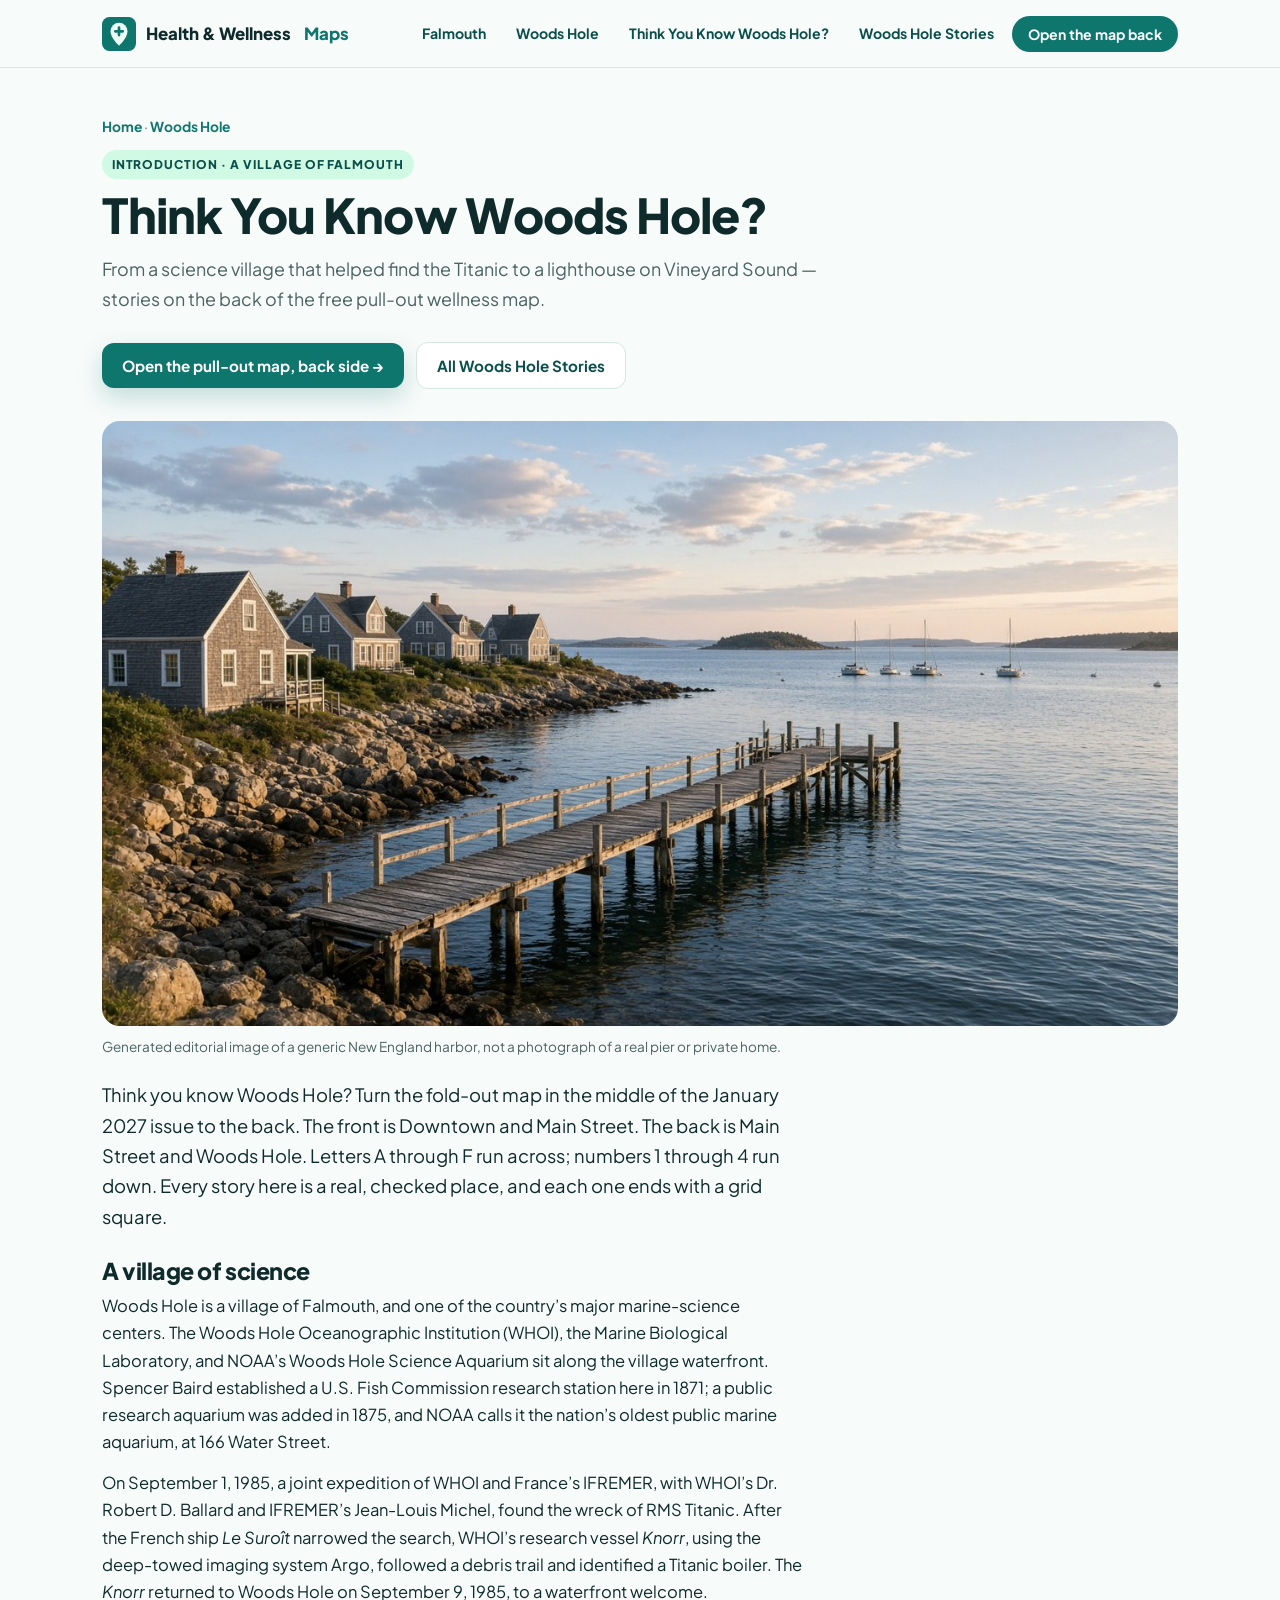
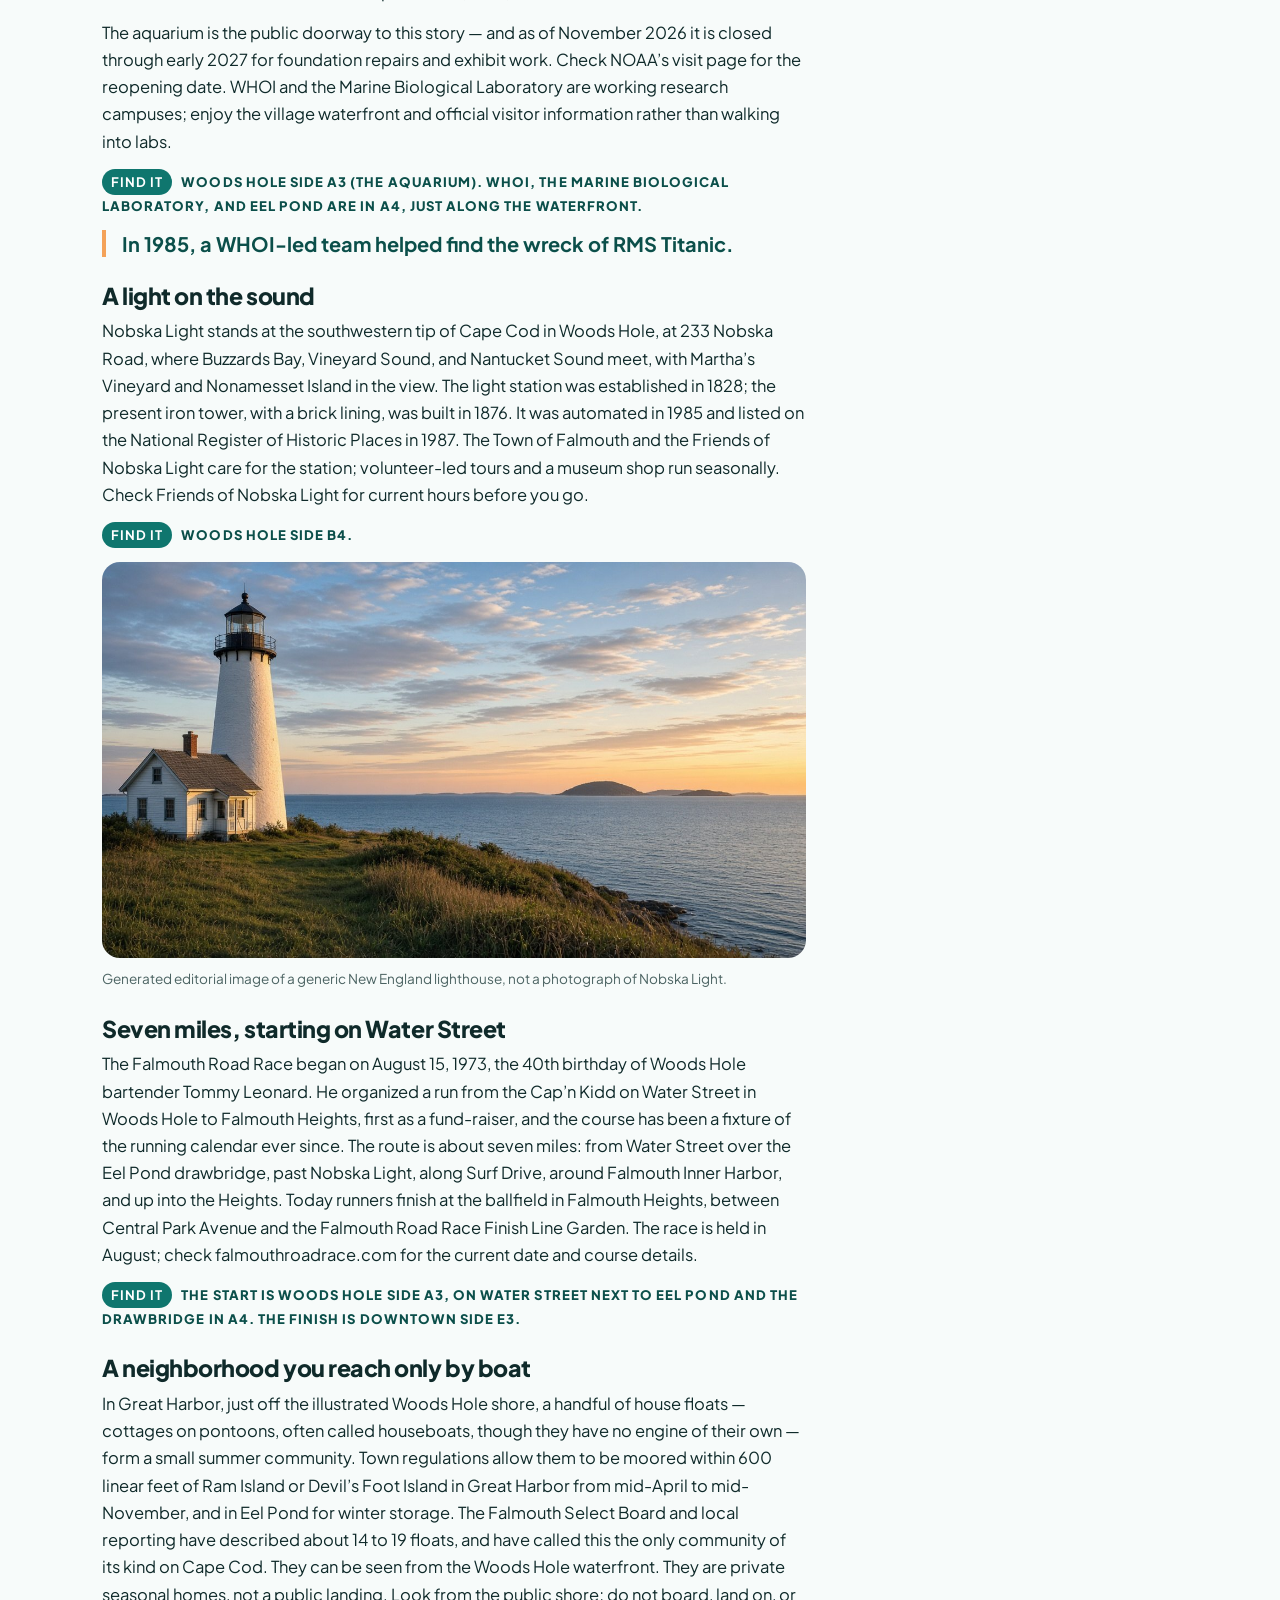
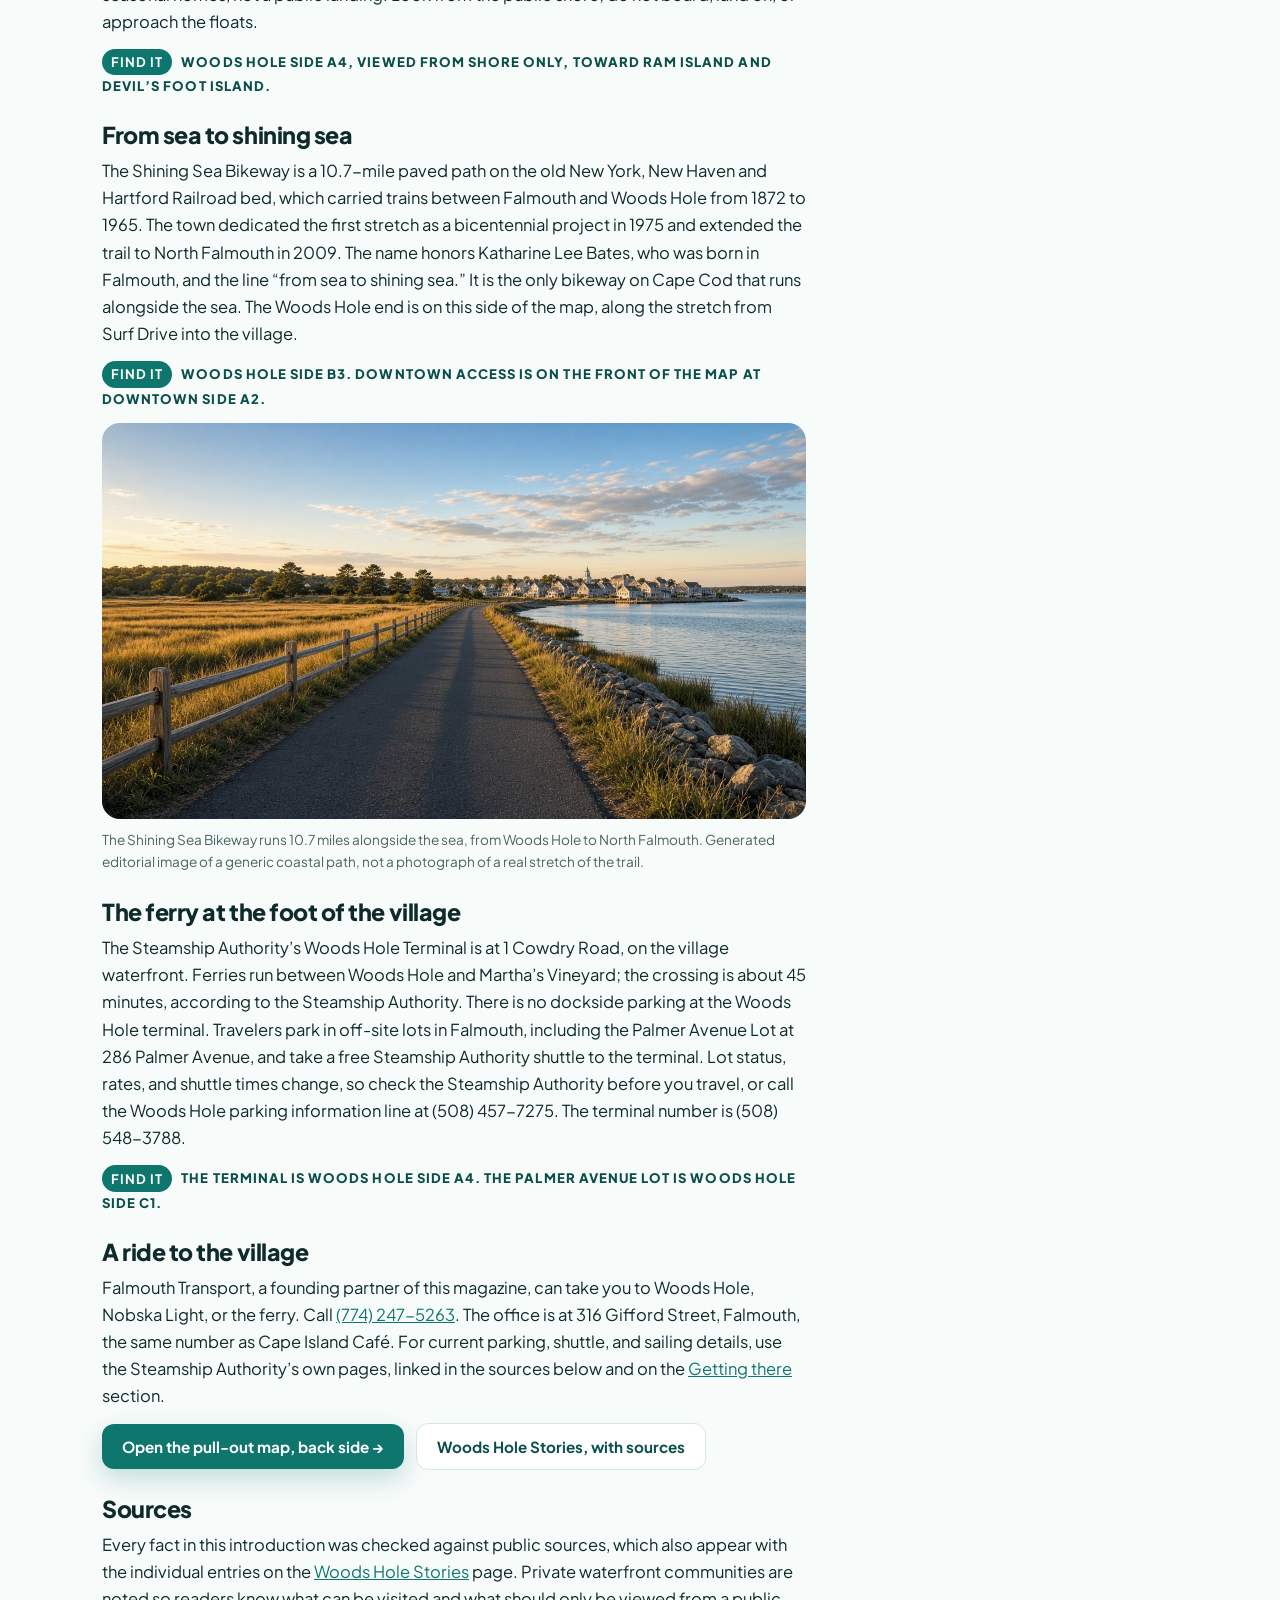
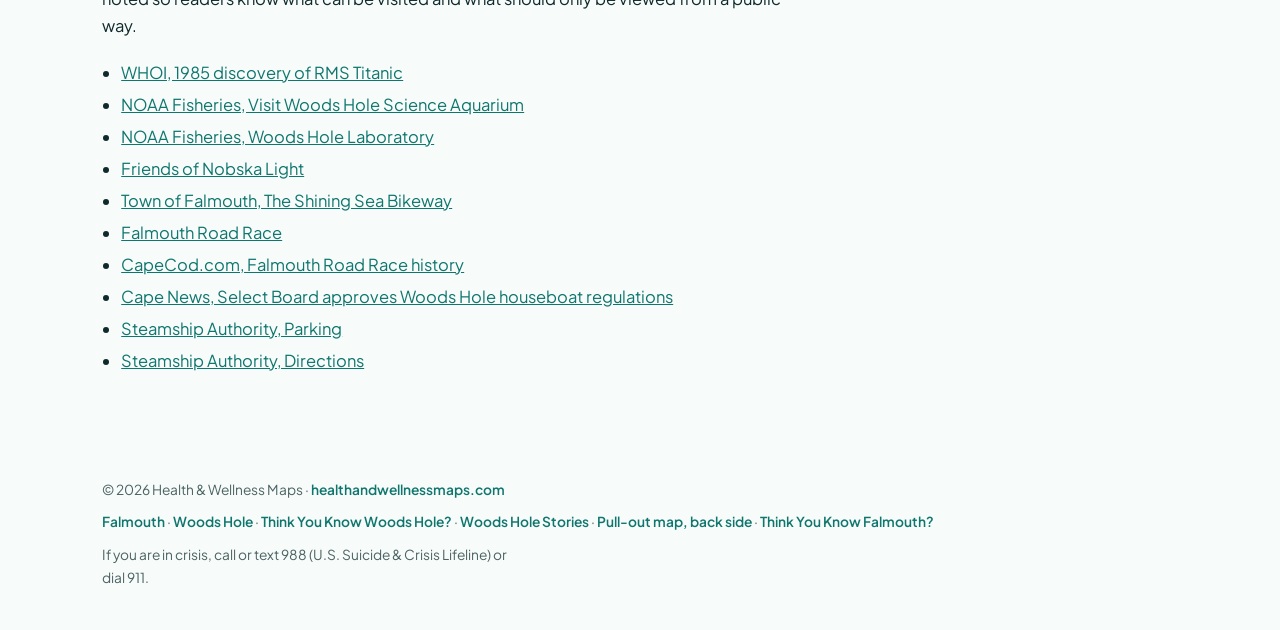
<file: woods-hole/think-you-know-woods-hole.html>
<!DOCTYPE html>
<html lang="en">
<head>
<meta charset="utf-8">
<meta name="viewport" content="width=device-width, initial-scale=1">
<title>Think You Know Woods Hole? | Health &amp; Wellness Maps</title>
<meta name="description" content="An introduction to Woods Hole on the Falmouth Health and Wellness Map: science and the Titanic discovery, Nobska Light, the Road Race start, the house floats, the bikeway, and the Vineyard ferry.">
<meta name="theme-color" content="#0f766e">
<meta name="robots" content="index,follow">
<link rel="canonical" href="https://healthandwellnessmaps.com/woods-hole/think-you-know-woods-hole.html">
<meta property="og:title" content="Think You Know Woods Hole?">
<meta property="og:description" content="Science on the waterfront, a light on the sound, a race that starts on Water Street, and a ferry to the Vineyard — each tied to a square on the pull-out map.">
<meta property="og:type" content="article">
<meta property="og:url" content="https://healthandwellnessmaps.com/woods-hole/think-you-know-woods-hole.html">
<meta property="og:site_name" content="Health &amp; Wellness Maps">
<meta property="og:image" content="https://healthandwellnessmaps.com/woods-hole/img/woods-hole-harbor.jpg">
<meta name="twitter:card" content="summary_large_image">
<link rel="icon" href="data:image/svg+xml,%3Csvg xmlns='http://www.w3.org/2000/svg' viewBox='0 0 64 64'%3E%3Crect width='64' height='64' rx='14' fill='%230f766e'/%3E%3Cpath d='M32 54s16-14 16-27a16 16 0 0 0-32 0c0 13 16 27 16 27z' fill='%23ecfdf5'/%3E%3Cpath d='M32 20v14M25 27h14' stroke='%230f766e' stroke-width='5' stroke-linecap='round'/%3E%3C/svg%3E">
<link rel="preconnect" href="https://fonts.googleapis.com">
<link rel="preconnect" href="https://fonts.gstatic.com" crossorigin>
<link href="https://fonts.googleapis.com/css2?family=Plus+Jakarta+Sans:wght@400;500;600;700;800&display=swap" rel="stylesheet">
<link rel="stylesheet" href="/css/site.css">
</head>
<body>
<header>
  <div class="wrap">
    <a class="logo" href="/" aria-label="Health and Wellness Maps home">
      <svg viewBox="0 0 64 64" aria-hidden="true"><rect width="64" height="64" rx="14" fill="#0f766e"/><path d="M32 54s16-14 16-27a16 16 0 0 0-32 0c0 13 16 27 16 27z" fill="#ecfdf5"/><path d="M32 20v14M25 27h14" stroke="#0f766e" stroke-width="5" stroke-linecap="round"/></svg>
      Health&nbsp;&amp;&nbsp;Wellness&nbsp;<span>Maps</span>
    </a>
    <nav class="hnav" aria-label="Main">
      <a href="/falmouth/">Falmouth</a><a href="/woods-hole/">Woods Hole</a><a class="hide-sm" href="/woods-hole/think-you-know-woods-hole.html" aria-current="page">Think You Know Woods Hole?</a><a class="hide-sm" href="/woods-hole/stories.html">Woods Hole Stories</a>
      <a class="btn" href="https://platinum00001.github.io/falmouth-wellness-discovery/magazine.html?page=14">Open the map back</a>
    </nav>
  </div>
</header>

<main>
  <section class="page-hero">
    <div class="wrap">
      <p class="crumb"><a href="/">Home</a> · <a href="/woods-hole/">Woods Hole</a></p>
      <span class="status">Introduction · A village of Falmouth</span>
      <h1>Think You Know Woods Hole?</h1>
      <p class="lead">From a science village that helped find the Titanic to a lighthouse on Vineyard Sound — stories on the back of the free pull-out wellness map.</p>
      <div class="cta-row">
        <a class="btn btn-primary" href="https://platinum00001.github.io/falmouth-wellness-discovery/magazine.html?page=14">Open the pull-out map, back side →</a>
        <a class="btn btn-ghost" href="/woods-hole/stories.html">All Woods Hole Stories</a>
      </div>
    </div>
  </section>
  <section class="article">
    <div class="wrap">
      <figure>
        <img class="hero-img" src="/woods-hole/img/woods-hole-harbor.jpg" width="1280" height="720" alt="A quiet New England harbor at golden hour, with shingled cottages, an empty wooden pier, and sailboats in the distance. Generated editorial image of a generic harbor, not a photograph of a particular dock.">
        <figcaption>Generated editorial image of a generic New England harbor, not a photograph of a real pier or private home.</figcaption>
      </figure>
      <div class="article-body">
        <p class="lead-p">Think you know Woods Hole? Turn the fold-out map in the middle of the January 2027 issue to the back. The front is Downtown and Main Street. The back is Main Street and Woods Hole. Letters A through F run across; numbers 1 through 4 run down. Every story here is a real, checked place, and each one ends with a grid square.</p>

        <h2>A village of science</h2>
        <p>Woods Hole is a village of Falmouth, and one of the country’s major marine-science centers. The Woods Hole Oceanographic Institution (WHOI), the Marine Biological Laboratory, and NOAA’s Woods Hole Science Aquarium sit along the village waterfront. Spencer Baird established a U.S. Fish Commission research station here in 1871; a public research aquarium was added in 1875, and NOAA calls it the nation’s oldest public marine aquarium, at 166 Water Street.</p>
        <p>On September 1, 1985, a joint expedition of WHOI and France’s IFREMER, with WHOI’s Dr. Robert D. Ballard and IFREMER’s Jean-Louis Michel, found the wreck of RMS Titanic. After the French ship <em>Le Suroît</em> narrowed the search, WHOI’s research vessel <em>Knorr</em>, using the deep-towed imaging system Argo, followed a debris trail and identified a Titanic boiler. The <em>Knorr</em> returned to Woods Hole on September 9, 1985, to a waterfront welcome.</p>
        <p>The aquarium is the public doorway to this story — and as of November 2026 it is closed through early 2027 for foundation repairs and exhibit work. Check NOAA’s visit page for the reopening date. WHOI and the Marine Biological Laboratory are working research campuses; enjoy the village waterfront and official visitor information rather than walking into labs.</p>
        <p class="find"><b>Find it</b> Woods Hole side A3 (the aquarium). WHOI, the Marine Biological Laboratory, and Eel Pond are in A4, just along the waterfront.</p>
        <p class="pull">In 1985, a WHOI-led team helped find the wreck of RMS Titanic.</p>

        <h2>A light on the sound</h2>
        <p>Nobska Light stands at the southwestern tip of Cape Cod in Woods Hole, at 233 Nobska Road, where Buzzards Bay, Vineyard Sound, and Nantucket Sound meet, with Martha’s Vineyard and Nonamesset Island in the view. The light station was established in 1828; the present iron tower, with a brick lining, was built in 1876. It was automated in 1985 and listed on the National Register of Historic Places in 1987. The Town of Falmouth and the Friends of Nobska Light care for the station; volunteer-led tours and a museum shop run seasonally. Check Friends of Nobska Light for current hours before you go.</p>
        <p class="find"><b>Find it</b> Woods Hole side B4.</p>
        <figure>
          <img class="hero-img" src="/woods-hole/img/nobska-light-golden-hour.jpg" width="1280" height="720" alt="A white New England lighthouse and a small keeper’s cottage on a grassy bluff above a blue sound at sunset. Generated editorial image of a generic lighthouse, not a photograph of Nobska Light.">
          <figcaption>Generated editorial image of a generic New England lighthouse, not a photograph of Nobska Light.</figcaption>
        </figure>

        <h2>Seven miles, starting on Water Street</h2>
        <p>The Falmouth Road Race began on August 15, 1973, the 40th birthday of Woods Hole bartender Tommy Leonard. He organized a run from the Cap’n Kidd on Water Street in Woods Hole to Falmouth Heights, first as a fund-raiser, and the course has been a fixture of the running calendar ever since. The route is about seven miles: from Water Street over the Eel Pond drawbridge, past Nobska Light, along Surf Drive, around Falmouth Inner Harbor, and up into the Heights. Today runners finish at the ballfield in Falmouth Heights, between Central Park Avenue and the Falmouth Road Race Finish Line Garden. The race is held in August; check falmouthroadrace.com for the current date and course details.</p>
        <p class="find"><b>Find it</b> The start is Woods Hole side A3, on Water Street next to Eel Pond and the drawbridge in A4. The finish is Downtown side E3.</p>

        <h2>A neighborhood you reach only by boat</h2>
        <p>In Great Harbor, just off the illustrated Woods Hole shore, a handful of house floats — cottages on pontoons, often called houseboats, though they have no engine of their own — form a small summer community. Town regulations allow them to be moored within 600 linear feet of Ram Island or Devil’s Foot Island in Great Harbor from mid-April to mid-November, and in Eel Pond for winter storage. The Falmouth Select Board and local reporting have described about 14 to 19 floats, and have called this the only community of its kind on Cape Cod. They can be seen from the Woods Hole waterfront. They are private seasonal homes, not a public landing. Look from the public shore; do not board, land on, or approach the floats.</p>
        <p class="find"><b>Find it</b> Woods Hole side A4, viewed from shore only, toward Ram Island and Devil’s Foot Island.</p>

        <h2>From sea to shining sea</h2>
        <p>The Shining Sea Bikeway is a 10.7-mile paved path on the old New York, New Haven and Hartford Railroad bed, which carried trains between Falmouth and Woods Hole from 1872 to 1965. The town dedicated the first stretch as a bicentennial project in 1975 and extended the trail to North Falmouth in 2009. The name honors Katharine Lee Bates, who was born in Falmouth, and the line “from sea to shining sea.” It is the only bikeway on Cape Cod that runs alongside the sea. The Woods Hole end is on this side of the map, along the stretch from Surf Drive into the village.</p>
        <p class="find"><b>Find it</b> Woods Hole side B3. Downtown access is on the front of the map at Downtown side A2.</p>
        <figure>
          <img class="hero-img" src="/woods-hole/img/woods-hole-bikeway.jpg" width="1280" height="720" alt="An empty paved coastal path along a salt marsh and harbor, with a wooden fence and a village in the distance. Generated editorial image of a generic bike path, not a photograph of a real stretch of the trail.">
          <figcaption>The Shining Sea Bikeway runs 10.7 miles alongside the sea, from Woods Hole to North Falmouth. Generated editorial image of a generic coastal path, not a photograph of a real stretch of the trail.</figcaption>
        </figure>

        <h2>The ferry at the foot of the village</h2>
        <p>The Steamship Authority’s Woods Hole Terminal is at 1 Cowdry Road, on the village waterfront. Ferries run between Woods Hole and Martha’s Vineyard; the crossing is about 45 minutes, according to the Steamship Authority. There is no dockside parking at the Woods Hole terminal. Travelers park in off-site lots in Falmouth, including the Palmer Avenue Lot at 286 Palmer Avenue, and take a free Steamship Authority shuttle to the terminal. Lot status, rates, and shuttle times change, so check the Steamship Authority before you travel, or call the Woods Hole parking information line at (508) 457-7275. The terminal number is (508) 548-3788.</p>
        <p class="find"><b>Find it</b> The terminal is Woods Hole side A4. The Palmer Avenue lot is Woods Hole side C1.</p>

        <h2>A ride to the village</h2>
        <p>Falmouth Transport, a founding partner of this magazine, can take you to Woods Hole, Nobska Light, or the ferry. Call <a href="tel:+17742475263">(774) 247-5263</a>. The office is at 316 Gifford Street, Falmouth, the same number as Cape Island Café. For current parking, shuttle, and sailing details, use the Steamship Authority’s own pages, linked in the sources below and on the <a href="/woods-hole/#getting-there">Getting there</a> section.</p>
        <div class="cta-row">
          <a class="btn btn-primary" href="https://platinum00001.github.io/falmouth-wellness-discovery/magazine.html?page=14">Open the pull-out map, back side →</a>
          <a class="btn btn-ghost" href="/woods-hole/stories.html">Woods Hole Stories, with sources</a>
        </div>

        <h2>Sources</h2>
        <p>Every fact in this introduction was checked against public sources, which also appear with the individual entries on the <a href="/woods-hole/stories.html">Woods Hole Stories</a> page. Private waterfront communities are noted so readers know what can be visited and what should only be viewed from a public way.</p>
        <ul class="src">
          <li><a href="https://www.whoi.edu/ocean-learning-hub/ocean-topics/ocean-human-lives/underwater-archaeology/rms-titanic/1985-discovery-of-rms-titanic/" rel="noopener">WHOI, 1985 discovery of RMS Titanic</a></li>
          <li><a href="https://www.fisheries.noaa.gov/new-england-mid-atlantic/about-us/woods-hole-science-aquarium" rel="noopener">NOAA Fisheries, Visit Woods Hole Science Aquarium</a></li>
          <li><a href="https://www.fisheries.noaa.gov/about/woods-hole-laboratory" rel="noopener">NOAA Fisheries, Woods Hole Laboratory</a></li>
          <li><a href="https://friendsofnobska.org/" rel="noopener">Friends of Nobska Light</a></li>
          <li><a href="https://www.falmouthma.gov/1362/The-Shining-Sea-Bikeway" rel="noopener">Town of Falmouth, The Shining Sea Bikeway</a></li>
          <li><a href="https://www.falmouthroadrace.com/" rel="noopener">Falmouth Road Race</a></li>
          <li><a href="https://www.capecod.com/newscenter/falmouth-road-race-a-world-class-event-with-small-town-charm/" rel="noopener">CapeCod.com, Falmouth Road Race history</a></li>
          <li><a href="https://www.capenews.net/falmouth/news/select-board-approves-woods-hole-houseboat-regulations/article_5f87a397-214f-504d-b07a-1f6c1270b1dd.html" rel="noopener">Cape News, Select Board approves Woods Hole houseboat regulations</a></li>
          <li><a href="https://www.steamshipauthority.com/traveling_today/parking" rel="noopener">Steamship Authority, Parking</a></li>
          <li><a href="https://steamshipauthority.com/traveling_today/directions" rel="noopener">Steamship Authority, Directions</a></li>
        </ul>
      </div>
    </div>
  </section>
</main>

<footer>
  <div class="wrap">
    <span>&copy; <span id="y">2026</span> Health &amp; Wellness Maps · <a href="https://healthandwellnessmaps.com/">healthandwellnessmaps.com</a></span>
    <span><a href="/falmouth/">Falmouth</a> · <a href="/woods-hole/">Woods Hole</a> · <a href="/woods-hole/think-you-know-woods-hole.html">Think You Know Woods Hole?</a> · <a href="/woods-hole/stories.html">Woods Hole Stories</a> · <a href="https://platinum00001.github.io/falmouth-wellness-discovery/magazine.html?page=14">Pull-out map, back side</a> · <a href="/falmouth/think-you-know-falmouth.html">Think You Know Falmouth?</a></span>
    <span class="crisis">If you are in crisis, call or text 988 (U.S. Suicide &amp; Crisis Lifeline) or dial 911.</span>
  </div>
</footer>
<script>document.getElementById('y').textContent = new Date().getFullYear();</script>
</body>
</html>
</file>
<file: css/site.css>
:root{
    --teal:#0f766e; --teal-d:#0b4f4a; --mint:#ecfdf5; --mint-2:#d1fae5;
    --ink:#0f2a2a; --muted:#4b6362; --line:#d6e7e3; --paper:#f7fbfa; --white:#fff;
    --mag:#2C7F7B; --mag-d:#1C5A5E; --mag-accent:#F4A259;
    --hub-navy:#14234a; --hub-sea:#2f8a96; --hub-gold:#f0c47e; --hub-rust:#c8613b;
    --ads-navy:#1c2e5e; --ads-cyan:#38bfd0;
  }
  *{box-sizing:border-box;margin:0;padding:0}
  html{scroll-behavior:smooth}
  body{font-family:"Plus Jakarta Sans",system-ui,-apple-system,"Segoe UI",Roboto,sans-serif;color:var(--ink);background:var(--paper);line-height:1.65;font-size:16.5px;-webkit-font-smoothing:antialiased}
  h1,h2,h3{line-height:1.15;letter-spacing:-.02em;font-weight:800}
  a{color:var(--teal)}
  img,svg{display:block;max-width:100%}
  .wrap{max-width:1120px;margin:0 auto;padding:0 22px}

  /* Header */
  header{position:sticky;top:0;z-index:40;background:rgba(247,251,250,.92);backdrop-filter:blur(12px);border-bottom:1px solid var(--line)}
  header .wrap{display:flex;align-items:center;justify-content:space-between;gap:14px;padding:14px 22px;min-height:64px}
  .logo{display:flex;align-items:center;gap:10px;font-weight:800;font-size:1.05rem;color:var(--ink);text-decoration:none}
  .logo svg{width:34px;height:34px;flex:0 0 auto}
  .logo span{color:var(--teal)}
  .hnav{display:flex;align-items:center;gap:6px;flex-wrap:wrap}
  .hnav a{text-decoration:none;font-weight:700;font-size:.88rem;color:var(--teal-d);padding:8px 12px;border-radius:999px}
  .hnav a:hover{background:var(--mint-2)}
  .hnav .btn{background:var(--teal);color:#fff;padding:9px 16px}
  .hnav .btn:hover{background:var(--teal-d)}

  /* Hero */
  .hero{padding:48px 0 64px;position:relative;overflow:hidden}
  .hero::before{content:"";position:absolute;inset:0;background:
    radial-gradient(900px 420px at 85% -10%, rgba(15,118,110,.16), transparent 60%),
    radial-gradient(700px 360px at -10% 80%, rgba(56,191,208,.12), transparent 55%);
    pointer-events:none}
  .hero .wrap{position:relative}
  .eyebrow{display:inline-flex;align-items:center;gap:8px;font-weight:700;font-size:.82rem;color:var(--teal);background:#fff;border:1px solid var(--line);padding:7px 14px;border-radius:999px;margin-bottom:18px}
  .eyebrow i{width:8px;height:8px;border-radius:50%;background:var(--teal);box-shadow:0 0 0 4px var(--mint-2)}
  .hero h1{font-size:clamp(2.35rem,5.8vw,3.9rem);max-width:16ch;margin-bottom:16px}
  .hero h1 em{font-style:normal;color:var(--teal);background:linear-gradient(transparent 62%, var(--mint-2) 62%)}
  .lead{color:var(--muted);font-size:1.12rem;max-width:54ch;margin-bottom:28px}
  .cta-row{display:flex;flex-wrap:wrap;gap:12px;align-items:center}
  .btn{display:inline-flex;align-items:center;justify-content:center;gap:8px;font:700 .95rem "Plus Jakarta Sans",sans-serif;border-radius:12px;padding:13px 20px;text-decoration:none;border:0;cursor:pointer;transition:transform .15s, background .15s, box-shadow .15s}
  .btn:hover{transform:translateY(-1px)}
  .btn-primary{background:var(--teal);color:#fff;box-shadow:0 10px 24px rgba(15,118,110,.22)}
  .btn-primary:hover{background:var(--teal-d)}
  .btn-ghost{background:#fff;color:var(--teal-d);border:1px solid var(--line)}
  .btn-ghost:hover{border-color:var(--teal);background:var(--mint)}
  .btn-ads{background:var(--ads-navy);color:#fff}
  .btn-ads:hover{background:#15244a}

  /* Sites grid */
  .section{padding:56px 0}
  .alt{background:#fff;border-top:1px solid var(--line);border-bottom:1px solid var(--line)}
  .center{text-align:center;max-width:640px;margin:0 auto 36px}
  .center small{display:block;color:var(--teal);font-weight:800;letter-spacing:.14em;text-transform:uppercase;font-size:.74rem;margin-bottom:8px}
  .center h2{font-size:clamp(1.75rem,3.6vw,2.45rem);margin-bottom:10px}
  .center p{color:var(--muted)}

  .cards{display:grid;grid-template-columns:repeat(2,1fr);gap:20px}
  .card{display:flex;flex-direction:column;background:#fff;border:1px solid var(--line);border-radius:22px;overflow:hidden;text-decoration:none;color:inherit;box-shadow:0 8px 24px rgba(15,42,42,.05);transition:transform .18s, box-shadow .18s}
  .card:hover{transform:translateY(-4px);box-shadow:0 18px 40px rgba(15,42,42,.1)}
  .card-top{padding:22px 22px 16px;min-height:118px;display:flex;flex-direction:column;justify-content:flex-end;position:relative}
  .card-top .tag{position:absolute;top:16px;left:16px;font-size:.72rem;font-weight:800;letter-spacing:.06em;text-transform:uppercase;padding:5px 10px;border-radius:999px;background:rgba(255,255,255,.92)}
  .card-top h3{font-size:1.28rem;color:#fff;text-shadow:0 1px 8px rgba(0,0,0,.18)}
  .card-body{padding:18px 22px 22px;display:flex;flex-direction:column;flex:1;gap:12px}
  .card-body p{color:var(--muted);font-size:.96rem;flex:1}
  .card-body .go{font-weight:800;font-size:.9rem;display:inline-flex;align-items:center;gap:6px}
  .card-mag .card-top{background:linear-gradient(135deg,var(--mag-d),var(--mag) 55%,#3a9e98)}
  .card-mag .go{color:var(--mag-d)}
  .card-hub .card-top{background:linear-gradient(135deg,var(--hub-navy),#22407a 55%,var(--hub-sea))}
  .card-hub .go{color:var(--hub-navy)}
  .card-ads .card-top{background:linear-gradient(135deg,var(--ads-navy),#243a72 50%,#2a8fa0)}
  .card-ads .go{color:var(--ads-navy)}
  .card-mag .tag{color:var(--mag-d)}
  .card-hub .tag{color:var(--hub-navy)}
  .card-ads .tag{color:var(--ads-navy)}
  .card-quest .card-top{background:linear-gradient(135deg,#9a3412,#b45309 55%,#d97706)}
  .card-quest .go{color:#9a3412}
  .card-quest .tag{color:#9a3412}


  /* About */
  .about-grid{display:grid;grid-template-columns:1.1fr .9fr;gap:40px;align-items:center}
  .about-grid h2{font-size:clamp(1.7rem,3.4vw,2.3rem);margin:8px 0 14px}
  .about-grid p{color:var(--muted);margin-bottom:14px}
  .pillars{display:grid;grid-template-columns:1fr 1fr;gap:12px}
  .pillar{background:var(--mint);border:1px solid var(--mint-2);border-radius:14px;padding:14px 16px}
  .pillar strong{display:block;font-size:.95rem;margin-bottom:2px}
  .pillar span{color:var(--muted);font-size:.86rem}

  /* CTA band */
  .band{background:linear-gradient(135deg,var(--teal-d),var(--teal));color:#fff;border-radius:28px;padding:42px 28px;display:grid;grid-template-columns:1.2fr .8fr;gap:24px;align-items:center}
  .band h2{font-size:clamp(1.55rem,3vw,2.1rem);margin-bottom:8px}
  .band p{opacity:.92;max-width:48ch}
  .band .actions{display:flex;flex-direction:column;gap:10px}
  .band .btn-primary{background:#fff;color:var(--teal-d);box-shadow:none}
  .band .btn-primary:hover{background:var(--mint)}
  .band .btn-ghost{background:transparent;color:#fff;border-color:rgba(255,255,255,.35)}
  .band .btn-ghost:hover{background:rgba(255,255,255,.1);border-color:#fff}

  /* Contact */
  .contact{display:flex;flex-wrap:wrap;gap:18px;justify-content:space-between;align-items:center;background:#fff;border:1px solid var(--line);border-radius:20px;padding:24px 26px}
  .contact h2{font-size:1.35rem;margin-bottom:4px}
  .contact p{color:var(--muted);font-size:.95rem}
  .contact a.mail{font-weight:800;font-size:1.05rem;word-break:break-word}

  footer{padding:28px 0 40px;color:var(--muted);font-size:.86rem}
  footer .wrap{display:flex;flex-wrap:wrap;gap:10px 24px;justify-content:space-between;align-items:flex-start}
  footer a{color:var(--teal);font-weight:600;text-decoration:none}
  footer a:hover{text-decoration:underline}
  .crisis{max-width:42ch}

  @media (max-width:900px){
    .cards{grid-template-columns:1fr}
    .about-grid,.band{grid-template-columns:1fr}
    .hnav .hide-sm{display:none}
  }
  @media (max-width:540px){
    .hero{padding:36px 0 48px}
    .section{padding:44px 0}
    .cta-row .btn{width:100%}
    .pillars{grid-template-columns:1fr}
    .hnav a:not(.btn){display:none}
  }


  /* Inner pages */
  .page-hero{padding:48px 0 12px}
  .page-hero h1{font-size:clamp(2rem,5vw,3rem);margin:8px 0 12px}
  .page-hero .lead{font-size:1.12rem;color:var(--muted);max-width:48rem}
  .crumb{font-size:.86rem;color:var(--muted);margin-bottom:10px}
  .crumb a{color:var(--teal);font-weight:700;text-decoration:none}
  .article{padding:12px 0 72px}
  .article-body{max-width:44rem}
  .article-body h2{font-size:1.45rem;margin:1.6rem 0 .5rem}
  .article-body p{margin:0 0 .85rem}
  .article-body .lead-p{font-size:1.15rem}
  .hero-img{width:100%;height:auto;display:block;border-radius:18px;margin:8px 0 18px}
  figcaption{font-size:.85rem;color:var(--muted);margin:-8px 0 22px}
  .find{font-weight:800;font-size:.82rem;letter-spacing:.08em;text-transform:uppercase;color:var(--teal-d);margin:.2rem 0 1rem}
  .find b{display:inline-block;background:var(--teal);color:#fff;border-radius:999px;padding:.15rem .55rem;margin-right:.4rem;letter-spacing:.08em}
  .pull{margin:1.2rem 0 1.5rem;padding-left:1rem;border-left:4px solid var(--mag-accent);font-size:1.25rem;font-weight:700;line-height:1.35;color:var(--teal-d)}
  .src{margin:1.2rem 0 0;padding-left:1.2rem}
  .src li{margin:.3rem 0}
  .status{display:inline-block;background:var(--mint-2);color:var(--teal-d);font-size:.75rem;font-weight:800;letter-spacing:.08em;text-transform:uppercase;padding:.28rem .6rem;border-radius:999px}
  .story-list{display:grid;gap:16px;padding:0 0 64px}
  .story{background:#fff;border:1px solid var(--line);border-radius:18px;padding:20px 22px}
  .story h2{font-size:1.3rem;margin:6px 0 8px}
  .story p{margin:0 0 .6rem}
  .links-row{display:flex;flex-wrap:wrap;gap:10px;margin:18px 0 8px}

  /* Town picker */
  .towns{display:grid;grid-template-columns:repeat(3,1fr);gap:20px}
  .town{display:flex;flex-direction:column;background:#fff;border:1px solid var(--line);border-radius:22px;overflow:hidden;color:inherit;box-shadow:0 8px 24px rgba(15,42,42,.05);transition:transform .18s, box-shadow .18s}
  a.town{text-decoration:none}
  a.town:hover{transform:translateY(-4px);box-shadow:0 18px 40px rgba(15,42,42,.1)}
  .town-photo{aspect-ratio:16/9;background:linear-gradient(135deg,var(--mag-d),var(--mag));overflow:hidden}
  .town-photo img{width:100%;height:100%;object-fit:cover}
  .town-body{padding:18px 22px 22px;display:flex;flex-direction:column;flex:1;gap:10px}
  .town-body h3{font-size:1.4rem}
  .town-body p{color:var(--muted);font-size:.96rem;flex:1}
  .town .tag{align-self:flex-start;font-size:.72rem;font-weight:800;letter-spacing:.06em;text-transform:uppercase;padding:5px 10px;border-radius:999px;background:var(--mint-2);color:var(--teal-d)}
  .town .go{font-weight:800;font-size:.9rem;color:var(--teal-d)}
  .town.is-soon{box-shadow:none}
  .town.is-soon .tag{background:#f4f4f5;color:#57534e}
  .town.is-soon .town-photo{background:linear-gradient(135deg,#334155,#64748b 55%,#94a3b8);min-height:160px;display:flex;align-items:flex-end;padding:22px}
  .town.is-soon .town-photo span{color:#fff;font-weight:800;font-size:1.15rem;text-shadow:0 1px 8px rgba(0,0,0,.2)}
  .town.is-soon .go{color:var(--muted);font-weight:700}

  /* Getting there and partner spots */
  .split{display:grid;grid-template-columns:1fr 1fr;gap:20px}
  .panel{background:#fff;border:1px solid var(--line);border-radius:18px;padding:22px}
  .panel h3{margin-bottom:8px;font-size:1.2rem}
  .panel p{color:var(--muted);margin:0 0 .7rem}
  .panel .meta{color:var(--ink);font-size:.95rem}
  .open-spot{background:var(--mint);border:1px dashed var(--teal);border-radius:18px;padding:22px}
  .open-spot h3{margin-bottom:8px;font-size:1.2rem}
  .open-spot p{color:var(--muted);margin:0 0 .6rem}
  .also{display:flex;flex-wrap:wrap;gap:12px;justify-content:center;margin-top:8px}
  .also a{font-weight:700;text-decoration:none;background:#fff;border:1px solid var(--line);border-radius:999px;padding:8px 14px;color:var(--teal-d)}
  .also a:hover{border-color:var(--teal);background:var(--mint)}

  @media (max-width:900px){
    .towns,.split{grid-template-columns:1fr}
  }
</file>
<file: quest/css/quest.css>
:root{
  --navy:#1d2a4d; --cream:#f7f0e2; --ink:#1c1917; --muted:#5c564e;
  --teal:#2C7F7B; --coral:#F4A259; --red:#b0342c; --line:#e4d8c4;
  --amber:#b45309; --paper:#fffaf3;
}
*{box-sizing:border-box} html,body{height:100%;margin:0}
body{font-family:"DM Sans",system-ui,sans-serif;color:var(--ink);background:#ebe4d6;display:flex;flex-direction:column}
a{color:var(--teal)}
.cond{font-family:"Barlow Condensed",system-ui,sans-serif;letter-spacing:.06em;text-transform:uppercase}
header.top{background:var(--navy);color:#fff;padding:10px 16px;display:flex;align-items:center;justify-content:space-between;gap:10px;flex-wrap:wrap;z-index:40}
.brand{display:flex;align-items:center;gap:10px;color:#fff;text-decoration:none;font-weight:700}
.brand svg{width:34px;height:34px}
.brand small{display:block;font:600 .68rem "Barlow Condensed",sans-serif;letter-spacing:.14em;text-transform:uppercase;opacity:.75}
.brand b{font-family:Fraunces,Georgia,serif;font-size:1.05rem;font-weight:600}
.brand b em{font-style:italic;color:var(--coral)}
.top nav{display:flex;gap:4px;flex-wrap:wrap;align-items:center}
.top a,.top button,.pull-btn{
  appearance:none;border:1px solid rgba(255,255,255,.22);background:transparent;color:#fff;
  font:700 .78rem "Barlow Condensed",sans-serif;letter-spacing:.08em;text-transform:uppercase;
  padding:8px 12px;border-radius:999px;cursor:pointer;text-decoration:none
}
.top a:hover,.top button:hover,.pull-btn:hover{background:rgba(255,255,255,.12)}
.top button.on,.pull-btn[aria-pressed="true"]{background:var(--coral);border-color:var(--coral);color:var(--navy)}
.pull-btn.is-sun{background:var(--coral);border-color:var(--coral);color:var(--navy)}
.banner{background:#9a3412;color:#fff;text-align:center;padding:7px 12px;font-size:.82rem;font-weight:600}
.layout{flex:1;display:grid;grid-template-columns:minmax(300px,380px) 1fr;min-height:0;min-height:calc(100vh - 110px);position:relative}
.side{overflow:auto;background:#fffaf3;border-right:1px solid var(--line);padding:14px 14px 28px;-webkit-overflow-scrolling:touch;min-height:0;min-width:300px;z-index:5;box-shadow:4px 0 18px rgba(0,0,0,.06);color:var(--ink)}
.side #panel{min-height:200px;display:block;visibility:visible;opacity:1}
.stage{min-height:0;display:flex;flex-direction:column;background:#d9d0bc;position:relative}
.tools{display:flex;flex-wrap:wrap;gap:6px;align-items:center;padding:10px 12px;background:rgba(29,42,77,.94);color:#fff}
.tools .grow{flex:1;min-width:8rem;font:600 .78rem "Barlow Condensed",sans-serif;letter-spacing:.08em;text-transform:uppercase;opacity:.9}
.viewer{flex:1;overflow:auto;padding:14px;position:relative}
.sheet-wrap{position:relative;width:min(100%, 1400px);margin:0 auto;transform-origin:top center;--z:1;width:calc(min(100%,1400px) * var(--z))}
.sheet{position:relative;width:100%;border-radius:8px;overflow:hidden;box-shadow:0 24px 50px -20px rgba(0,0,0,.45);background:#fff;isolation:isolate}
.sheet picture,.sheet .map{display:block;width:100%;height:auto;position:relative;z-index:1}
.sheet img.map{width:100%;display:block;vertical-align:top}
.pins{position:absolute;inset:0;pointer-events:none;z-index:6}
.pin{position:absolute;transform:translate(-50%,-100%);pointer-events:auto;cursor:pointer;z-index:7;border:0;background:none;padding:0;filter:drop-shadow(0 3px 5px rgba(0,0,0,.45))}
.pin .dot{width:40px;height:40px;border-radius:50% 50% 50% 0;transform:rotate(-45deg);border:3px solid #fff;box-shadow:0 4px 10px rgba(0,0,0,.4);display:grid;place-items:center}
.pin .dot span{transform:rotate(45deg);color:#fff;font:800 .95rem "Barlow Condensed",sans-serif;line-height:1}
.pin.quest .dot{width:48px;height:48px;border-radius:50%;transform:none;background:#16a34a!important;border-width:3px}
.pin.quest .dot span{transform:none;font-size:1.25rem}
.pin.event .dot{width:32px;height:32px;border-radius:6px;transform:none}
.pin.event .dot span{transform:none}
.pin .label{
  position:absolute;left:50%;top:-2px;transform:translate(-50%,-100%);
  background:var(--navy);color:#fff;font:700 .68rem "Barlow Condensed",sans-serif;letter-spacing:.04em;
  padding:3px 8px;border-radius:999px;white-space:nowrap;opacity:0;pointer-events:none;transition:opacity .15s;
  box-shadow:0 4px 12px rgba(0,0,0,.25)
}
.pin:hover .label,.pin:focus .label,.pin.is-on .label{opacity:1}
.popup{
  position:absolute;z-index:10;min-width:200px;max-width:260px;background:#fffdf8;border:1px solid var(--line);
  border-radius:12px;padding:12px;box-shadow:0 16px 32px rgba(0,0,0,.2);transform:translate(-50%,-110%)
}
.popup b{display:block;font-family:Fraunces,Georgia,serif;font-size:1rem;margin-bottom:4px}
.popup .meta{font-size:.8rem;color:var(--muted)}
.popup .quest-tag{display:inline-block;background:#16a34a;color:#fff;font:800 .65rem "Barlow Condensed",sans-serif;letter-spacing:.06em;padding:2px 7px;border-radius:999px;margin-bottom:6px}
.side h1{font:600 clamp(1.35rem,3vw,1.7rem)/1.15 Fraunces,Georgia,serif;margin:0 0 4px;letter-spacing:-.02em}
.tagline{color:var(--amber);font-weight:700;margin:0 0 10px}
.note{background:#ffedd5;border:1px solid #fed7aa;border-radius:12px;padding:10px 12px;font-size:.82rem;color:#7c2d12;margin:0 0 12px}
.box{border:1px solid var(--line);border-radius:14px;padding:12px;margin:0 0 12px;background:#fff}
.box h2{font:700 .78rem "Barlow Condensed",sans-serif;letter-spacing:.12em;text-transform:uppercase;color:var(--navy);margin:0 0 8px}
.box.passport{background:linear-gradient(160deg,#fff7ed,#ffedd5)}
.box.partner{background:#ecfdf5;border-color:#99f6e4}
.box.events{background:#fff}
.stamps{display:grid;grid-template-columns:repeat(5,1fr);gap:5px;margin:8px 0}
.stamp{aspect-ratio:1;border:2px dashed #d6d3d1;border-radius:10px;display:flex;flex-direction:column;align-items:center;justify-content:center;font-size:.58rem;font-weight:700;text-align:center;padding:3px;background:#fff;color:var(--muted);line-height:1.1}
.stamp.got{border-style:solid;border-color:var(--amber);background:#fff7ed;color:#9a3412}
.stamp .n{font-size:.9rem}
.btn{display:inline-flex;align-items:center;justify-content:center;gap:6px;background:var(--amber);color:#fff;border:0;border-radius:9px;padding:9px 12px;font:700 .82rem "DM Sans",sans-serif;cursor:pointer;text-decoration:none}
.btn.ghost{background:#fff;color:var(--ink);border:1px solid var(--line)}
.btn.teal{background:var(--teal)}
.btn.sm{padding:6px 10px;font-size:.78rem}
.key{display:grid;gap:5px}
.key div{display:flex;align-items:center;gap:8px;font-size:.8rem}
.key i{width:10px;height:10px;border-radius:50%;flex:0 0 auto}
.elist{list-style:none;padding:0;margin:0;display:grid;gap:8px}
.elist li{font-size:.82rem;padding-bottom:8px;border-bottom:1px solid var(--line)}
.elist b{display:block}
.elist span{color:var(--muted);font-size:.76rem}
.chips{display:flex;flex-wrap:wrap;gap:5px;margin:6px 0 10px}
.chip{border:1px solid var(--line);background:#fff;border-radius:999px;padding:4px 9px;font-size:.72rem;font-weight:700;cursor:pointer;font-family:inherit}
.chip.on{background:var(--navy);color:#fff;border-color:var(--navy)}
.rlist .item{padding:8px 2px;border-bottom:1px solid var(--line);cursor:pointer;font-size:.86rem}
.rlist .item:hover{background:#fff7ed}
.rlist .item b{display:block}
.rlist .meta{font-size:.74rem;color:var(--muted)}
.ads{display:grid;grid-template-columns:1fr 1fr;gap:8px;margin-top:8px}
.ad{border:1px dashed #b0342c;border-radius:10px;padding:10px 8px;text-align:center;background:#fffdf8;font-size:.72rem;min-height:72px;display:flex;flex-direction:column;justify-content:center}
.ad.feat{border-style:solid;background:#ecfdf5;border-color:var(--teal)}
.ad strong{display:block;font-size:.8rem;color:var(--navy)}
.foot{font-size:.74rem;color:var(--muted);padding:8px 14px;background:#fff;border-top:1px solid var(--line)}
.mobile-bar{display:none}
@media(max-width:900px){
  .layout{grid-template-columns:1fr;grid-template-rows:1fr}
  .side{position:absolute;left:0;right:0;bottom:0;z-index:20;max-height:55vh;border-right:0;border-radius:18px 18px 0 0;box-shadow:0 -10px 30px rgba(0,0,0,.18);transform:translateY(calc(100% - 52px));transition:transform .28s}
  .side.open{transform:translateY(0)}
  .mobile-bar{display:flex;position:sticky;top:0;background:#fff;margin:-14px -14px 10px;padding:12px 14px;border-bottom:1px solid var(--line);border-radius:18px 18px 0 0;font-weight:800;justify-content:space-between;cursor:pointer}
  .stage{position:absolute;inset:0}
}
</file>
<file: syrenharbour/style.css>
:root{--slate:#2f3d4d;--slate2:#3c4b5c;--teal:#4f8f8a;--sea:#a8d1cb;--cream:#faf7f0;--sand:#c9b994;--ink:#2a3848;--navy:#1f2b38}
*{box-sizing:border-box}
html{scroll-behavior:smooth;scroll-padding-top:72px}
body{margin:0;font-family:Lato,system-ui,sans-serif;color:var(--ink);background:var(--cream);line-height:1.6;font-size:17px}
img{max-width:100%;height:auto;display:block}
a{color:var(--teal)}
h1,h2,h3{font-family:'Cormorant Garamond',Georgia,serif;font-weight:600;line-height:1.1;margin:0}
h2{font-size:clamp(34px,5vw,50px);color:var(--slate)}
.wrap{max-width:1140px;margin:0 auto;padding:0 22px}
.narrow{max-width:760px;margin-left:auto;margin-right:auto}
.center{text-align:center}
section{padding:84px 0}
.eyebrow{font-family:Montserrat,sans-serif;font-size:12px;letter-spacing:.32em;text-transform:uppercase;color:var(--teal);margin:0 0 10px}
.eyebrow.light{color:var(--sea)}
.lead{font-size:19px}
.fine{font-size:13px;color:#6f7d89;margin-top:22px}
.dark{background:radial-gradient(ellipse at 50% 30%,#3e5063 0%,#2a3848 60%,var(--navy) 100%);color:var(--cream)}
.dark h2{color:var(--cream)}
.cream{background:var(--cream)}
.pat{background-color:var(--cream);background-image:radial-gradient(rgba(79,143,138,.07) 1.5px,transparent 1.5px);background-size:22px 22px}
.divider{display:flex;align-items:center;justify-content:center;gap:12px;margin:16px auto 26px;width:min(340px,70%)}
.divider span{flex:1;height:1px;background:linear-gradient(90deg,transparent,var(--teal),transparent)}
.divider svg{width:24px;height:24px;color:var(--teal)}
.divider.light span{background:linear-gradient(90deg,transparent,var(--sand),transparent)}
.divider.light svg{color:var(--sea)}
.divider.left{margin-left:0}
.btn{display:inline-block;font-family:Montserrat,sans-serif;font-weight:600;font-size:13px;letter-spacing:.16em;text-transform:uppercase;text-decoration:none;padding:15px 26px;border-radius:40px;background:var(--teal);color:#fff;border:1.5px solid var(--teal);transition:.2s}
.btn:hover{background:#3f7a75}
.btn.ghost{background:transparent;border-color:var(--sand);color:var(--cream)}
.btn.ghost:hover{background:rgba(201,185,148,.15)}
.btn.small{padding:12px 22px;font-size:12px}
/* nav */
.nav{position:sticky;top:0;z-index:50;display:flex;align-items:center;justify-content:space-between;padding:10px 22px;background:rgba(31,43,56,.96);backdrop-filter:blur(6px);color:var(--cream)}
.brand{display:flex;align-items:center;gap:10px;text-decoration:none;color:var(--cream);font-family:'Cormorant Garamond',serif;font-size:22px;font-weight:600;line-height:1}
.brand img{width:44px;height:auto;background:var(--cream);border-radius:50%;padding:3px}
.brand small{display:block;font-family:Montserrat,sans-serif;font-size:9.5px;letter-spacing:.24em;text-transform:uppercase;color:var(--sea);margin-top:4px}
.nav nav{display:flex;gap:22px;align-items:center}
.nav nav a{color:var(--cream);text-decoration:none;font-family:Montserrat,sans-serif;font-size:12px;letter-spacing:.14em;text-transform:uppercase}
.nav nav a:hover{color:var(--sea)}
.nav nav a.cta{border:1px solid var(--sand);padding:8px 14px;border-radius:30px}
#nt,.burger{display:none}
/* hero */
.hero{padding:64px 0 80px}
/* cinematic hero */
.hero.cine{position:relative;min-height:100svh;display:flex;align-items:center;justify-content:center;overflow:hidden;color:var(--cream);padding:110px 0 90px;background:var(--navy)}
.hero-bg{position:absolute;inset:0}
.hero-bg img{width:100%;height:100%;object-fit:cover;object-position:center 45%;transform:scale(1.08);animation:kb 26s ease-in-out infinite alternate}
@keyframes kb{to{transform:scale(1.18) translate(-1.5%,-1%)}}
.hero-shade{position:absolute;inset:0;background:radial-gradient(ellipse at 50% 45%,rgba(31,43,56,.35) 0%,rgba(31,43,56,.72) 60%,rgba(20,29,39,.92) 100%),linear-gradient(180deg,rgba(20,29,39,.55),rgba(20,29,39,.15) 35%,rgba(20,29,39,.85))}
.hero-inner{position:relative;z-index:2;text-align:center}
.hero-logo{width:230px;height:auto;margin:0 auto 26px;border-radius:50%;box-shadow:0 0 0 5px rgba(250,247,240,.9),0 0 0 7px var(--sand),0 24px 60px rgba(0,0,0,.55);animation:rise 1.2s cubic-bezier(.2,.7,.2,1) both}
.hero.cine h1{color:#fff;font-size:clamp(52px,9vw,112px);letter-spacing:.02em;text-shadow:0 4px 30px rgba(0,0,0,.5);animation:rise 1.2s .15s cubic-bezier(.2,.7,.2,1) both}
.hero.cine .eyebrow{animation:rise 1.2s .05s both}
.hero.cine .soon{margin:14px 0 30px;font-size:clamp(20px,2.4vw,27px);animation:rise 1.2s .3s both}
.hero.cine .btns{animation:rise 1.2s .45s both}
@keyframes rise{from{opacity:0;transform:translateY(24px)}to{opacity:1;transform:none}}
.scroll-cue{position:absolute;bottom:26px;left:50%;transform:translateX(-50%);width:26px;height:42px;border:2px solid rgba(250,247,240,.7);border-radius:14px;z-index:2}
.scroll-cue span{position:absolute;left:50%;top:8px;width:4px;height:8px;margin-left:-2px;border-radius:2px;background:var(--cream);animation:cue 1.8s infinite}
@keyframes cue{0%{opacity:0;transform:translateY(0)}40%{opacity:1}100%{opacity:0;transform:translateY(14px)}}
.nav{transition:background .3s,box-shadow .3s}
.nav.scrolled{box-shadow:0 6px 24px rgba(0,0,0,.25)}
.hero-grid{display:grid;grid-template-columns:1fr 1fr;gap:56px;align-items:center}
.hero-txt{text-align:center}
.medal{width:min(280px,64vw);aspect-ratio:1;border-radius:50%;background:var(--cream);margin:0 auto 26px;display:flex;align-items:center;justify-content:center;box-shadow:0 0 0 6px var(--ink),0 0 0 8px var(--sand),0 18px 40px rgba(0,0,0,.4)}
.medal img{width:82%}
.hero h1{font-size:clamp(46px,7vw,76px);letter-spacing:.03em}
.tag{font-family:Montserrat,sans-serif;font-size:12.5px;letter-spacing:.3em;text-transform:uppercase;color:var(--sea);margin:12px 0 0}
.soon{font-family:'Cormorant Garamond',serif;font-style:italic;font-size:24px;margin:0 0 26px;color:var(--cream)}
.btns{display:flex;gap:14px;justify-content:center;flex-wrap:wrap}
.hero-photo{position:relative;margin:0;border-radius:14px;overflow:hidden;box-shadow:0 0 0 5px var(--cream),0 0 0 7px var(--teal),0 20px 50px rgba(0,0,0,.45)}
.hero-photo img{width:100%;height:auto;aspect-ratio:900/944;object-fit:cover}
.ovr{position:absolute;left:0;right:0;bottom:16%;text-align:center;color:#fff;text-shadow:0 2px 14px rgba(0,0,0,.55)}
.ovr b{display:block;font-family:'Cormorant Garamond',serif;font-weight:600;font-size:clamp(34px,4.6vw,54px);letter-spacing:.03em}
.ovr span{font-family:Montserrat,sans-serif;font-size:12px;letter-spacing:.4em;text-transform:uppercase}
/* about */
.about-grid{display:grid;grid-template-columns:auto 1fr;gap:64px;align-items:center;max-width:1040px}
.emblem{margin:0;width:340px}
.emblem img{width:100%;filter:drop-shadow(0 14px 22px rgba(42,56,72,.28))}
.about-txt .divider{margin-left:0}
/* food */
.food{background:#fff}
.food-grid{display:grid;grid-template-columns:1fr 1fr;gap:26px;margin-top:20px}
.food-grid article{background:var(--cream);border:1px solid rgba(79,143,138,.3);border-radius:14px;padding:30px 32px}
.food-grid article.soups{grid-column:1/-1;text-align:center}
.food-grid article.soups svg{margin:0 auto 10px;display:block}
.food-grid article.txt svg{width:34px;height:34px;color:var(--teal);margin-bottom:10px}
.food-grid h3{font-size:30px;color:var(--slate);margin-bottom:10px}
.food-grid p{margin:0}
.food-grid b{color:var(--slate);font-weight:700}
/* menu */
.menu .btn{margin-bottom:10px}
.card{background:#fffdf8;border:1px solid rgba(79,143,138,.35);border-radius:14px;padding:44px clamp(20px,4vw,56px);margin-top:36px;box-shadow:0 10px 30px rgba(42,56,72,.07);position:relative}
.card::before{content:"";position:absolute;inset:8px;border:1px solid rgba(201,185,148,.5);border-radius:10px;pointer-events:none}
.mh{text-align:center;font-size:44px;color:var(--slate);margin-bottom:28px}
.mh small{display:block;font-family:Montserrat,sans-serif;font-size:11.5px;letter-spacing:.3em;text-transform:uppercase;color:var(--teal);margin-top:8px}
.line{display:flex;align-items:baseline;gap:8px}
.nm{font-family:'Cormorant Garamond',serif;font-weight:600;font-size:23px;color:var(--slate)}
.dots{flex:1;border-bottom:1.5px dotted rgba(60,75,92,.4);transform:translateY(-5px);min-width:16px}
.pr{font-family:Montserrat,sans-serif;font-weight:600;font-size:14.5px;color:var(--teal);white-space:nowrap}
.desc{margin:4px 0 0;color:#4a5a69;font-size:15.5px}
.item{margin-bottom:22px;break-inside:avoid}
.cols2{column-count:2;column-gap:56px}
.item ul{list-style:none;margin:6px 0 0;padding:0}
.item li{display:flex;gap:8px;align-items:baseline;font-size:15.5px;color:#4a5a69;padding-left:16px;position:relative}
.item li::before{content:"";position:absolute;left:2px;top:.62em;width:5px;height:5px;border-radius:50%;background:var(--teal)}
.item li.nob::before{display:none}
.item li.nob{font-style:italic}
.op{font-family:Montserrat,sans-serif;font-size:13px;color:var(--teal);white-space:nowrap}
.snote{margin:2px 0 4px;font-style:italic;color:#4a5a69;font-size:15px}
.mains .main{padding:18px 0;border-bottom:1px solid rgba(79,143,138,.2);margin:0}
.mains .main:last-child{border:0}
/* pizza */
.pizza-grid{display:grid;grid-template-columns:.85fr 1fr;gap:48px;align-items:center;margin-top:10px}
.pzphoto{margin:0;border-radius:16px;overflow:hidden;box-shadow:0 0 0 5px var(--cream),0 0 0 7px var(--sand),0 20px 50px rgba(0,0,0,.45)}
.pzphoto img{width:100%;aspect-ratio:4/5;object-fit:cover}
.pz .item{background:rgba(255,255,255,.05);border:1px solid rgba(201,185,148,.35);border-radius:12px;padding:20px 24px}
.dark .nm{color:var(--cream)}.dark .dots{border-color:rgba(201,185,148,.5)}.dark .pr,.dark .op{color:var(--sea)}.dark .item li{color:#d8dde2}.dark .item li::before{background:var(--sea)}
.cater{background:var(--cream);color:var(--ink);border-radius:14px;padding:24px 26px;text-align:center;margin-top:6px}
.cater h3{font-size:30px;color:var(--slate)}
.cater p{margin:8px 0}
.cater .ct{font-family:Montserrat,sans-serif;font-weight:600;letter-spacing:.06em}
.cater a{text-decoration:none}
/* neighborhood */
.near{list-style:none;padding:0;margin:34px 0 0;display:grid;grid-template-columns:repeat(auto-fill,minmax(310px,1fr));gap:18px}
.near li{background:#fff;border:1px solid rgba(79,143,138,.3);border-radius:12px;padding:22px 24px}
.near li div{display:flex;justify-content:space-between;align-items:baseline;gap:10px;flex-wrap:wrap}
.near h3{font-size:24px;color:var(--slate)}
.dist{font-family:Montserrat,sans-serif;font-size:11px;letter-spacing:.12em;text-transform:uppercase;color:var(--teal);white-space:nowrap}
.near p{margin:8px 0 0;font-size:15.5px;color:#4a5a69}
/* visit */
.visit{background:#fff}
.visit-grid{display:grid;grid-template-columns:1.4fr 1fr;gap:48px;align-items:center}
.map{border-radius:14px;overflow:hidden;box-shadow:0 0 0 4px var(--cream),0 0 0 5.5px var(--teal)}
.map iframe{width:100%;height:400px;border:0;display:block}
.addr{font-family:'Cormorant Garamond',serif;font-size:28px;line-height:1.3;margin:14px 0 22px}
/* contact */
.cmedal{width:120px;background:var(--cream);border-radius:50%;padding:10px;margin:0 auto 22px}
.cgrid{display:grid;grid-template-columns:repeat(3,1fr);gap:18px;margin-top:34px}
.cgrid>*{border:1px solid rgba(201,185,148,.45);border-radius:12px;padding:22px;text-decoration:none;color:var(--cream);background:rgba(255,255,255,.04)}
.cgrid a:hover{background:rgba(168,209,203,.12)}
.cgrid h4{margin:0 0 6px;font-family:Montserrat,sans-serif;font-size:12px;letter-spacing:.3em;text-transform:uppercase;color:var(--sea)}
.cgrid span{font-size:17px;word-break:break-word}
.foot{background:var(--navy);color:#b9c4cc;text-align:center;padding:26px 16px;font-size:14px}
.foot p{margin:4px 0}.foot a{color:var(--sea);text-decoration:none}
/* responsive */
@media (max-width:980px){
 .nav nav{position:absolute;top:100%;left:0;right:0;flex-direction:column;gap:0;background:var(--navy);max-height:0;overflow:hidden;transition:max-height .3s}
 .nav nav a{padding:15px;width:100%;text-align:center;border-top:1px solid rgba(255,255,255,.07)}
 .nav nav a.cta{border-radius:0;border-left:0;border-right:0;border-bottom:0}
 .burger{display:flex;flex-direction:column;gap:5px;cursor:pointer;padding:8px}
 .burger i{width:24px;height:2px;background:var(--cream);display:block}
 #nt:checked~nav{max-height:520px}
}
@media (max-width:860px){
 section{padding:60px 0}
 .hero{padding:40px 0 56px}
 .hero-grid,.pizza-grid,.visit-grid{grid-template-columns:1fr;gap:36px}
 .food-grid{grid-template-columns:1fr}
 .pzphoto{max-width:460px;margin:0 auto}
 .food-grid article{padding:24px 22px}
 .cols2{column-count:1}
 .about-grid{grid-template-columns:1fr;gap:30px;text-align:center}
 .emblem{width:min(250px,70vw);margin:0 auto}
 .about-txt .divider{margin-left:auto}
 .cgrid{grid-template-columns:1fr}
 .map iframe{height:300px}
}
/* merch */
.merch-hero{padding:80px 0 70px}
.merch-hero h1{font-size:clamp(44px,6vw,68px)}
.soonpill{display:inline-block;margin-top:10px;font-family:Montserrat,sans-serif;font-size:12px;letter-spacing:.2em;text-transform:uppercase;color:var(--ink);background:var(--sand);padding:10px 20px;border-radius:30px}
.products{display:grid;grid-template-columns:repeat(3,1fr);gap:28px}
.product{background:#fff;border:1px solid rgba(79,143,138,.3);border-radius:16px;padding:26px 26px 30px;text-align:center;display:flex;flex-direction:column;box-shadow:0 10px 30px rgba(42,56,72,.07)}
.mock{background:linear-gradient(180deg,#eef4f3,#e2ecea);border-radius:12px;padding:22px;margin-bottom:20px}
.mock svg{width:100%;height:auto;max-height:300px;filter:drop-shadow(0 10px 14px rgba(42,56,72,.18))}
.product h2{font-size:32px}
.product p{margin:8px 0 0;color:#4a5a69}
.product .price{font-family:Montserrat,sans-serif;font-size:12px;letter-spacing:.18em;text-transform:uppercase;color:var(--teal);margin:14px 0 18px}
.product .btn{margin-top:auto}
.nav nav a.current{color:var(--sea)}
@media (max-width:900px){.products{grid-template-columns:1fr;max-width:440px;margin:0 auto}}

/* about feature video */
.feature{margin:0;width:380px;position:relative;border-radius:22px;overflow:hidden;box-shadow:0 0 0 5px #fff,0 0 0 7px var(--sand),0 24px 50px rgba(42,56,72,.3);background:#eef1f3}
.feature video{display:block;width:100%;height:auto;aspect-ratio:1}
.snd{position:absolute;right:12px;top:12px;display:flex;align-items:center;gap:8px;border:0;cursor:pointer;background:rgba(31,43,56,.82);color:var(--cream);font-family:Montserrat,sans-serif;font-size:11.5px;letter-spacing:.12em;text-transform:uppercase;padding:10px 14px;border-radius:30px;backdrop-filter:blur(4px)}
.snd svg{width:18px;height:18px}.snd.on{background:var(--teal)}
.snd:focus-visible,.ask button:focus-visible,.car-btns button:focus-visible{outline:2px solid var(--sea);outline-offset:2px}
/* gallery carousel */
.gallery{padding-bottom:70px}
.gal-head{display:flex;justify-content:space-between;align-items:flex-end;gap:20px;margin-bottom:26px}
.car-btns{display:flex;gap:10px}
.car-btns button{width:48px;height:48px;border-radius:50%;border:1px solid rgba(201,185,148,.6);background:transparent;color:var(--cream);font-size:28px;line-height:1;cursor:pointer;transition:.2s}
.car-btns button:hover{background:rgba(201,185,148,.18)}
.slides{display:flex;gap:18px;overflow-x:auto;scroll-snap-type:x mandatory;padding:4px max(22px,calc((100vw - 1140px)/2 + 22px)) 18px;scrollbar-width:thin;scrollbar-color:var(--sand) transparent}
.slide{flex:0 0 420px;margin:0;scroll-snap-align:start;position:relative;border-radius:16px;overflow:hidden;aspect-ratio:4/5;box-shadow:0 18px 40px rgba(0,0,0,.35)}
.slide img{width:100%;height:100%;object-fit:cover;transition:transform .8s cubic-bezier(.2,.7,.2,1)}
.slide:hover img{transform:scale(1.05)}
.slide figcaption{position:absolute;left:0;right:0;bottom:0;padding:40px 18px 16px;background:linear-gradient(transparent,rgba(20,29,39,.88));color:#fff;font-family:'Cormorant Garamond',serif;font-size:21px;font-weight:600;line-height:1.2}
/* reveal */
.js .reveal{opacity:0;transform:translateY(26px);transition:opacity .9s cubic-bezier(.2,.7,.2,1),transform .9s cubic-bezier(.2,.7,.2,1)}
.js .reveal.in{opacity:1;transform:none}
@media (prefers-reduced-motion:reduce){*,*::before,*::after{animation:none!important;transition:none!important;scroll-behavior:auto!important}.js .reveal{opacity:1;transform:none}.hero-bg img{transform:none}}
/* Ask Syren chat */
.ask{position:fixed;right:20px;bottom:20px;z-index:80;font-family:Lato,system-ui,sans-serif}
.ask-fab{display:flex;align-items:center;gap:10px;border:0;cursor:pointer;background:var(--navy);color:var(--cream);padding:6px 18px 6px 6px;border-radius:40px;box-shadow:0 0 0 2px var(--sand),0 12px 30px rgba(0,0,0,.35);transition:transform .2s}
.ask-fab:hover{transform:translateY(-2px)}
.ask-fab img{width:56px;height:56px;border-radius:50%;background:#fff}
.ask-fab-label{font-family:Montserrat,sans-serif;font-size:12px;font-weight:600;letter-spacing:.14em;text-transform:uppercase}
.ask.open .ask-panel{display:flex}.ask.open .ask-fab-label{display:none}.ask.open .ask-fab{padding:6px}
.ask-panel{position:absolute;right:0;bottom:84px;width:min(380px,calc(100vw - 32px));height:min(560px,calc(100svh - 120px));background:var(--cream);border-radius:18px;overflow:hidden;display:none;flex-direction:column;box-shadow:0 0 0 1px rgba(79,143,138,.3),0 24px 60px rgba(0,0,0,.35);animation:pop .25s ease-out}
@keyframes pop{from{opacity:0;transform:translateY(12px) scale(.98)}to{opacity:1;transform:none}}
.ask-head{display:flex;align-items:center;gap:12px;padding:12px 14px;background:var(--navy);color:var(--cream)}
.ask-head img{width:40px;height:40px;border-radius:50%;background:#fff}
.ask-title{flex:1;line-height:1.2}.ask-title b{font-family:'Cormorant Garamond',serif;font-size:21px;display:block}.ask-title small{font-size:11px;letter-spacing:.14em;text-transform:uppercase;color:var(--sea)}
.ask-close{border:0;background:transparent;color:var(--cream);font-size:28px;cursor:pointer;line-height:1;padding:0 6px}
.ask-log{flex:1;overflow-y:auto;padding:16px 14px;display:flex;flex-direction:column;gap:10px}
.msg{max-width:88%;padding:10px 14px;border-radius:16px;font-size:15px;line-height:1.5}
.msg p{margin:0}
.msg.bot{background:#fff;border:1px solid rgba(79,143,138,.25);border-bottom-left-radius:4px;align-self:flex-start;color:var(--ink)}
.msg.me{background:var(--teal);color:#fff;border-bottom-right-radius:4px;align-self:flex-end}
.ask-link{display:inline-block;margin-top:8px;font-family:Montserrat,sans-serif;font-size:12px;font-weight:600;letter-spacing:.06em;color:var(--teal)}
.ask-vid{width:100%;border-radius:12px;margin-bottom:8px;background:#000}
.typing{display:flex;gap:4px}.typing i{width:7px;height:7px;border-radius:50%;background:var(--teal);opacity:.5;animation:blink 1s infinite}.typing i:nth-child(2){animation-delay:.15s}.typing i:nth-child(3){animation-delay:.3s}
@keyframes blink{50%{opacity:1}}
.ask-rel{display:flex;flex-wrap:wrap;gap:6px;align-items:center;font-size:12px;color:#6f7d89}
.ask-chips{display:flex;gap:6px;overflow-x:auto;padding:8px 12px;border-top:1px solid rgba(79,143,138,.2);scrollbar-width:none}
.chip{flex:0 0 auto;border:1px solid rgba(79,143,138,.5);background:#fff;color:var(--slate);border-radius:20px;padding:7px 12px;font-size:13px;cursor:pointer;white-space:nowrap}
.chip:hover{background:rgba(168,209,203,.25)}
.ask-form{display:flex;gap:8px;padding:10px 12px 12px;background:#fff;border-top:1px solid rgba(79,143,138,.2)}
.ask-form input{flex:1;border:1px solid rgba(79,143,138,.4);border-radius:22px;padding:10px 14px;font-size:16px;font-family:inherit;min-width:0}
.ask-form button{border:0;border-radius:22px;background:var(--teal);color:#fff;padding:0 16px;font-family:Montserrat,sans-serif;font-weight:600;font-size:12px;letter-spacing:.1em;text-transform:uppercase;cursor:pointer}
@media (max-width:860px){
 .feature{width:min(340px,86vw);margin:0 auto}
 .slide{flex-basis:82vw}
 .gal-head{align-items:center}
 .hero-logo{width:170px}
 .ask{right:14px;bottom:14px}.ask-fab-label{display:none}.ask-fab{padding:5px}
 .ask-panel{bottom:76px}
}
</file>
